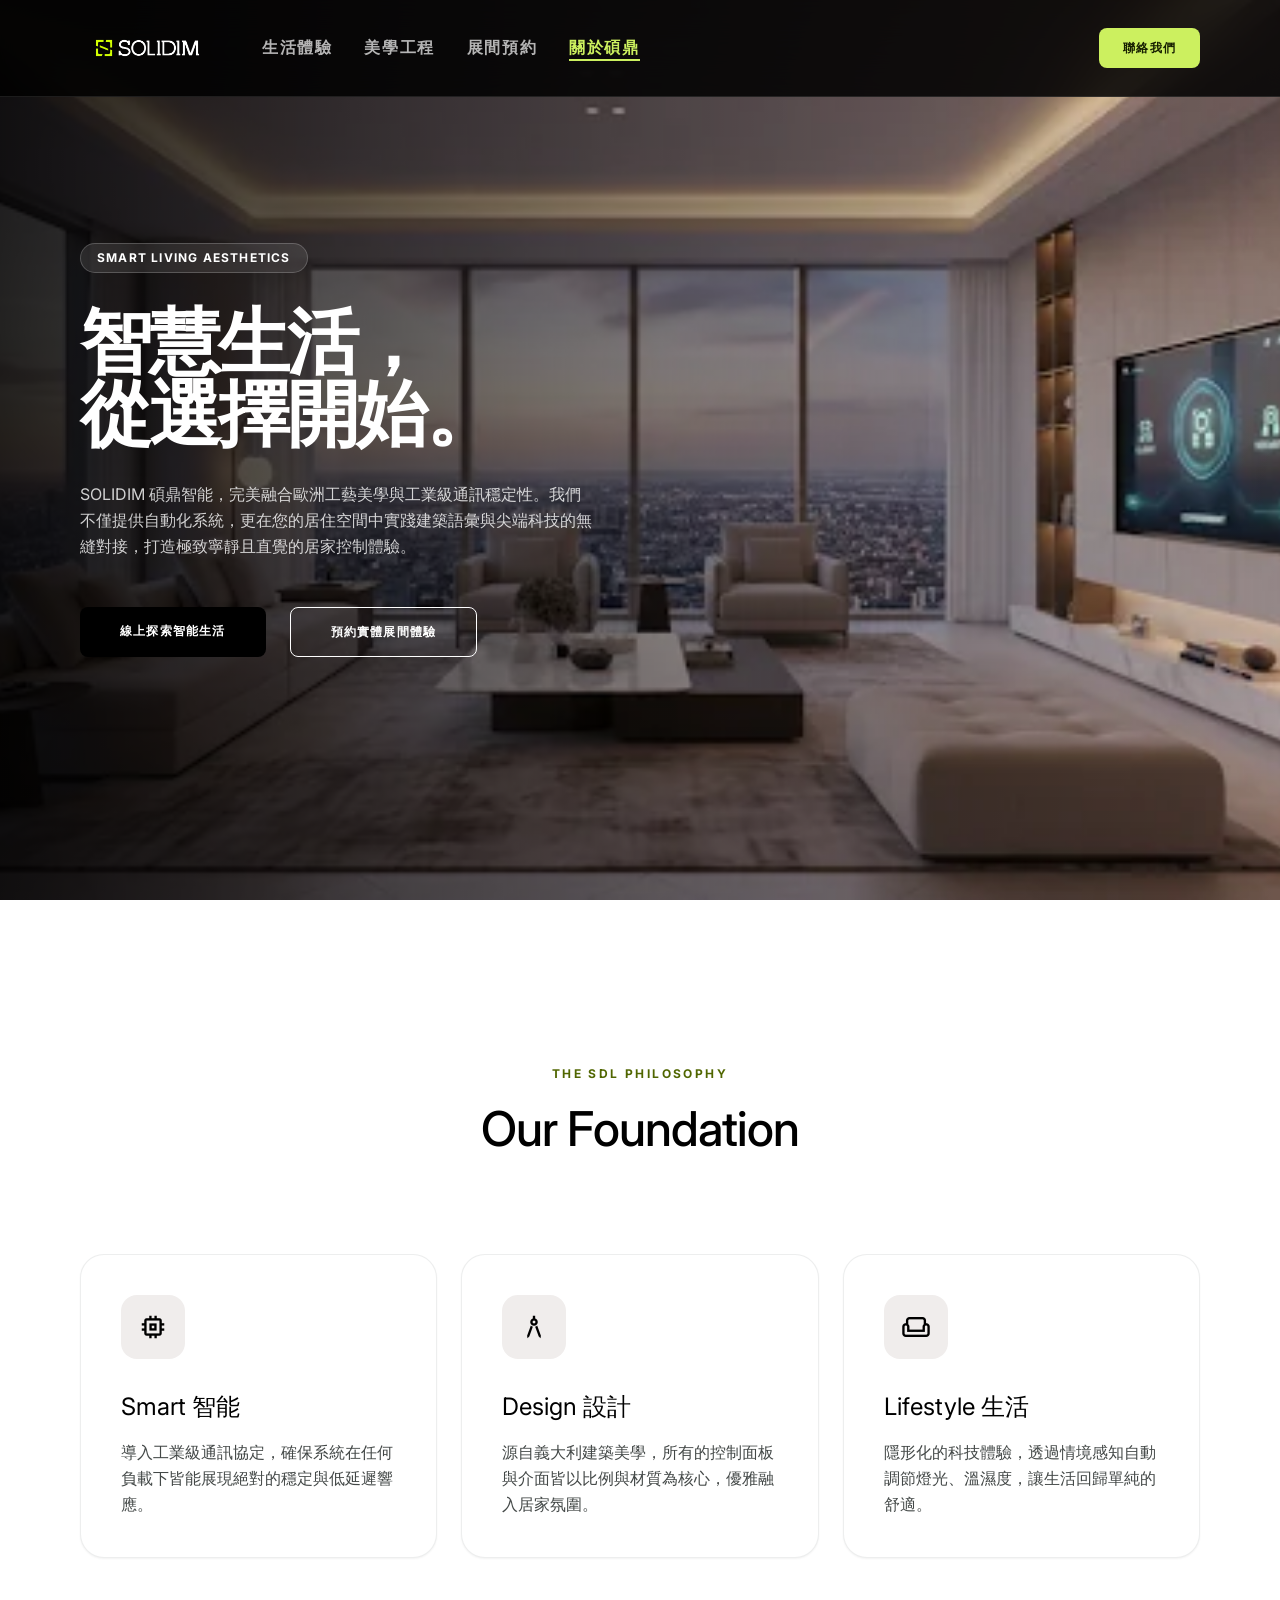
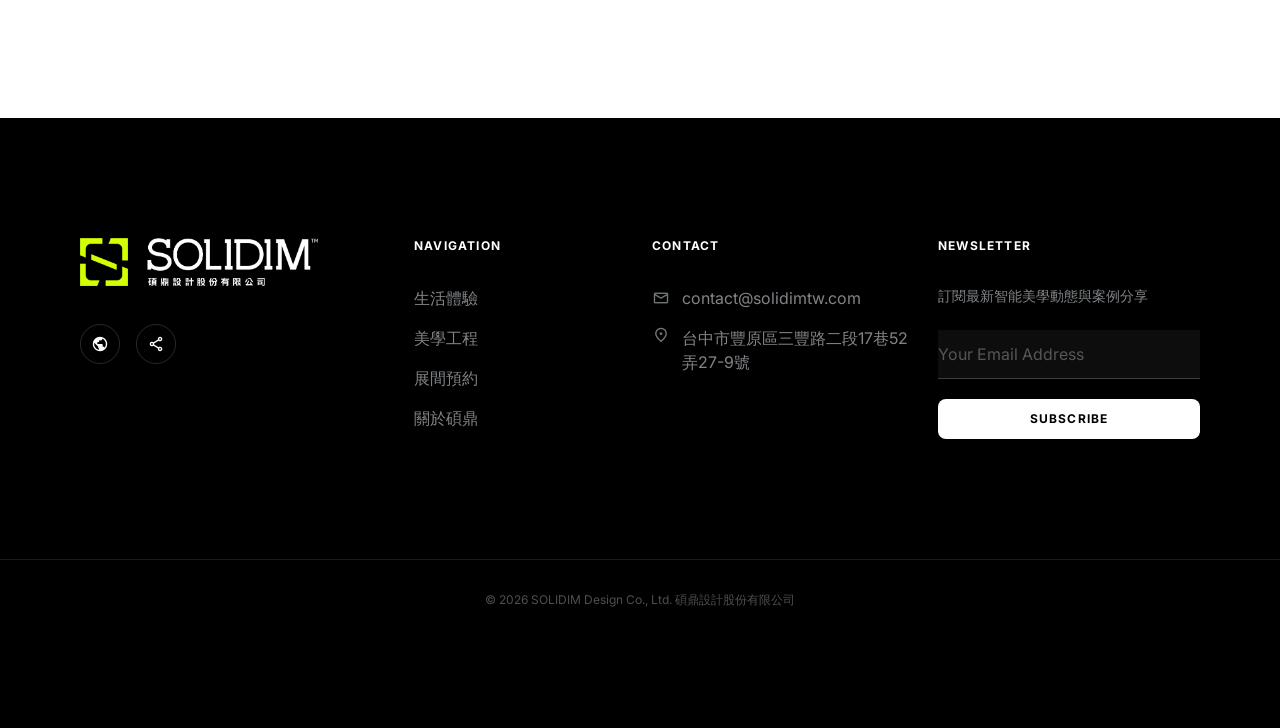
<file: index.html>
<!DOCTYPE html>

<html class="light" lang="zh-TW">

<head>
    <!-- Resource Hints & Preconnect for Fast Font Loading -->
    <link rel="preconnect" href="https://fonts.googleapis.com" />
    <link rel="preconnect" href="https://fonts.gstatic.com" crossorigin />
    <!-- Non-blocking Asynchronous Google Fonts Loading -->
    <link rel="preconnect" href="https://fonts.googleapis.com" />
    <link rel="preconnect" href="https://fonts.gstatic.com" crossorigin />
    <link rel="stylesheet" href="https://fonts.googleapis.com/css2?family=Inter:wght@300;400;500;600;700&display=swap" media="print" onload="this.media='all'" />
    <link rel="stylesheet" href="https://fonts.googleapis.com/css2?family=Material+Symbols+Outlined:wght,FILL@100..700,0..1&display=swap" media="print" onload="this.media='all'" />
    <noscript>
        <link rel="stylesheet" href="https://fonts.googleapis.com/css2?family=Inter:wght@300;400;500;600;700&display=swap" />
        <link rel="stylesheet" href="https://fonts.googleapis.com/css2?family=Material+Symbols+Outlined:wght,FILL@100..700,0..1&display=swap" />
    </noscript>
    <!-- Preload Critical LCP Hero Image -->
    <link rel="preload" as="image" href="assets/hero_index_bg_mobile.webp" media="(max-width: 767px)" fetchpriority="high" />
    <link rel="preload" as="image" href="assets/hero_index_bg.webp" media="(min-width: 768px)" fetchpriority="high" />
    <!-- Compiled Static Production Tailwind CSS -->
    <!-- Production Critical Minified Tailwind CSS (Inlined for Zero-Latency FCP) -->
    <style>
*,:after,:before{--tw-border-spacing-x:0;--tw-border-spacing-y:0;--tw-translate-x:0;--tw-translate-y:0;--tw-rotate:0;--tw-skew-x:0;--tw-skew-y:0;--tw-scale-x:1;--tw-scale-y:1;--tw-pan-x: ;--tw-pan-y: ;--tw-pinch-zoom: ;--tw-scroll-snap-strictness:proximity;--tw-gradient-from-position: ;--tw-gradient-via-position: ;--tw-gradient-to-position: ;--tw-ordinal: ;--tw-slashed-zero: ;--tw-numeric-figure: ;--tw-numeric-spacing: ;--tw-numeric-fraction: ;--tw-ring-inset: ;--tw-ring-offset-width:0px;--tw-ring-offset-color:#fff;--tw-ring-color:rgba(59,130,246,.5);--tw-ring-offset-shadow:0 0 #0000;--tw-ring-shadow:0 0 #0000;--tw-shadow:0 0 #0000;--tw-shadow-colored:0 0 #0000;--tw-blur: ;--tw-brightness: ;--tw-contrast: ;--tw-grayscale: ;--tw-hue-rotate: ;--tw-invert: ;--tw-saturate: ;--tw-sepia: ;--tw-drop-shadow: ;--tw-backdrop-blur: ;--tw-backdrop-brightness: ;--tw-backdrop-contrast: ;--tw-backdrop-grayscale: ;--tw-backdrop-hue-rotate: ;--tw-backdrop-invert: ;--tw-backdrop-opacity: ;--tw-backdrop-saturate: ;--tw-backdrop-sepia: ;--tw-contain-size: ;--tw-contain-layout: ;--tw-contain-paint: ;--tw-contain-style: }::backdrop{--tw-border-spacing-x:0;--tw-border-spacing-y:0;--tw-translate-x:0;--tw-translate-y:0;--tw-rotate:0;--tw-skew-x:0;--tw-skew-y:0;--tw-scale-x:1;--tw-scale-y:1;--tw-pan-x: ;--tw-pan-y: ;--tw-pinch-zoom: ;--tw-scroll-snap-strictness:proximity;--tw-gradient-from-position: ;--tw-gradient-via-position: ;--tw-gradient-to-position: ;--tw-ordinal: ;--tw-slashed-zero: ;--tw-numeric-figure: ;--tw-numeric-spacing: ;--tw-numeric-fraction: ;--tw-ring-inset: ;--tw-ring-offset-width:0px;--tw-ring-offset-color:#fff;--tw-ring-color:rgba(59,130,246,.5);--tw-ring-offset-shadow:0 0 #0000;--tw-ring-shadow:0 0 #0000;--tw-shadow:0 0 #0000;--tw-shadow-colored:0 0 #0000;--tw-blur: ;--tw-brightness: ;--tw-contrast: ;--tw-grayscale: ;--tw-hue-rotate: ;--tw-invert: ;--tw-saturate: ;--tw-sepia: ;--tw-drop-shadow: ;--tw-backdrop-blur: ;--tw-backdrop-brightness: ;--tw-backdrop-contrast: ;--tw-backdrop-grayscale: ;--tw-backdrop-hue-rotate: ;--tw-backdrop-invert: ;--tw-backdrop-opacity: ;--tw-backdrop-saturate: ;--tw-backdrop-sepia: ;--tw-contain-size: ;--tw-contain-layout: ;--tw-contain-paint: ;--tw-contain-style: }/*! tailwindcss v3.4.17 | MIT License | https://tailwindcss.com*/*,:after,:before{border:0 solid #e5e7eb;box-sizing:border-box}:after,:before{--tw-content:""}:host,html{line-height:1.5;-webkit-text-size-adjust:100%;font-family:ui-sans-serif,system-ui,sans-serif,Apple Color Emoji,Segoe UI Emoji,Segoe UI Symbol,Noto Color Emoji;font-feature-settings:normal;font-variation-settings:normal;-moz-tab-size:4;-o-tab-size:4;tab-size:4;-webkit-tap-highlight-color:transparent}body{line-height:inherit;margin:0}hr{border-top-width:1px;color:inherit;height:0}abbr:where([title]){-webkit-text-decoration:underline dotted;text-decoration:underline dotted}h1,h2,h3,h4,h5,h6{font-size:inherit;font-weight:inherit}a{color:inherit;text-decoration:inherit}b,strong{font-weight:bolder}code,kbd,pre,samp{font-family:ui-monospace,SFMono-Regular,Menlo,Monaco,Consolas,Liberation Mono,Courier New,monospace;font-feature-settings:normal;font-size:1em;font-variation-settings:normal}small{font-size:80%}sub,sup{font-size:75%;line-height:0;position:relative;vertical-align:baseline}sub{bottom:-.25em}sup{top:-.5em}table{border-collapse:collapse;border-color:inherit;text-indent:0}button,input,optgroup,select,textarea{color:inherit;font-family:inherit;font-feature-settings:inherit;font-size:100%;font-variation-settings:inherit;font-weight:inherit;letter-spacing:inherit;line-height:inherit;margin:0;padding:0}button,select{text-transform:none}button,input:where([type=button]),input:where([type=reset]),input:where([type=submit]){-webkit-appearance:button;background-color:transparent;background-image:none}:-moz-focusring{outline:auto}:-moz-ui-invalid{box-shadow:none}progress{vertical-align:baseline}::-webkit-inner-spin-button,::-webkit-outer-spin-button{height:auto}[type=search]{-webkit-appearance:textfield;outline-offset:-2px}::-webkit-search-decoration{-webkit-appearance:none}::-webkit-file-upload-button{-webkit-appearance:button;font:inherit}summary{display:list-item}blockquote,dd,dl,figure,h1,h2,h3,h4,h5,h6,hr,p,pre{margin:0}fieldset{margin:0}fieldset,legend{padding:0}menu,ol,ul{list-style:none;margin:0;padding:0}dialog{padding:0}textarea{resize:vertical}input::-moz-placeholder,textarea::-moz-placeholder{color:#9ca3af;opacity:1}input::placeholder,textarea::placeholder{color:#9ca3af;opacity:1}[role=button],button{cursor:pointer}:disabled{cursor:default}audio,canvas,embed,iframe,img,object,svg,video{display:block;vertical-align:middle}img,video{height:auto;max-width:100%}[hidden]:where(:not([hidden=until-found])){display:none}.pointer-events-none{pointer-events:none}.fixed{position:fixed}.absolute{position:absolute}.relative{position:relative}.inset-0{inset:0}.bottom-10{bottom:2.5rem}.left-0{left:0}.left-1\/2{left:50%}.right-0{right:0}.top-0{top:0}.z-0{z-index:0}.z-10{z-index:10}.z-20{z-index:20}.z-50{z-index:50}.col-span-12{grid-column:span 12/span 12}.mx-auto{margin-left:auto;margin-right:auto}.mb-1{margin-bottom:.25rem}.mb-12{margin-bottom:3rem}.mb-16{margin-bottom:4rem}.mb-2{margin-bottom:.5rem}.mb-20{margin-bottom:5rem}.mb-24{margin-bottom:6rem}.mb-4{margin-bottom:1rem}.mb-6{margin-bottom:1.5rem}.mb-8{margin-bottom:2rem}.mt-0\.5{margin-top:.125rem}.mt-2{margin-top:.5rem}.mt-4{margin-top:1rem}.mt-8{margin-top:2rem}.mt-section-v-space-md{margin-top:120px}.block{display:block}.inline-block{display:inline-block}.flex{display:flex}.inline-flex{display:inline-flex}.grid{display:grid}.hidden{display:none}.aspect-\[4\/5\]{aspect-ratio:4/5}.h-10{height:2.5rem}.h-16{height:4rem}.h-2{height:.5rem}.h-8{height:2rem}.h-80{height:20rem}.h-\[400px\]{height:400px}.h-\[460px\]{height:460px}.h-\[480px\]{height:480px}.h-full{height:100%}.h-screen{height:100vh}.min-h-\[800px\]{min-height:800px}.min-h-screen{min-height:100vh}.w-10{width:2.5rem}.w-16{width:4rem}.w-2{width:.5rem}.w-\[85\%\]{width:85%}.w-auto{width:auto}.w-full{width:100%}.max-w-2xl{max-width:42rem}.max-w-3xl{max-width:48rem}.max-w-4xl{max-width:56rem}.max-w-lg{max-width:32rem}.max-w-max-width{max-width:1440px}.max-w-sm{max-width:24rem}.max-w-xl{max-width:36rem}.flex-shrink-0{flex-shrink:0}.-translate-x-1\/2{--tw-translate-x:-50%}.-translate-x-1\/2,.translate-x-full{transform:translate(var(--tw-translate-x),var(--tw-translate-y)) rotate(var(--tw-rotate)) skewX(var(--tw-skew-x)) skewY(var(--tw-skew-y)) scaleX(var(--tw-scale-x)) scaleY(var(--tw-scale-y))}.translate-x-full{--tw-translate-x:100%}.translate-y-0{--tw-translate-y:0px}.translate-y-0,.translate-y-10{transform:translate(var(--tw-translate-x),var(--tw-translate-y)) rotate(var(--tw-rotate)) skewX(var(--tw-skew-x)) skewY(var(--tw-skew-y)) scaleX(var(--tw-scale-x)) scaleY(var(--tw-scale-y))}.translate-y-10{--tw-translate-y:2.5rem}.transform{transform:translate(var(--tw-translate-x),var(--tw-translate-y)) rotate(var(--tw-rotate)) skewX(var(--tw-skew-x)) skewY(var(--tw-skew-y)) scaleX(var(--tw-scale-x)) scaleY(var(--tw-scale-y))}@keyframes bounce{0%,to{animation-timing-function:cubic-bezier(.8,0,1,1);transform:translateY(-25%)}50%{animation-timing-function:cubic-bezier(0,0,.2,1);transform:none}}.animate-bounce{animation:bounce 1s infinite}@keyframes pulse{50%{opacity:.5}}.animate-pulse{animation:pulse 2s cubic-bezier(.4,0,.6,1) infinite}.grid-cols-1{grid-template-columns:repeat(1,minmax(0,1fr))}.grid-cols-12{grid-template-columns:repeat(12,minmax(0,1fr))}.flex-col{flex-direction:column}.flex-wrap{flex-wrap:wrap}.items-start{align-items:flex-start}.items-center{align-items:center}.justify-center{justify-content:center}.justify-between{justify-content:space-between}.gap-0{gap:0}.gap-12{gap:3rem}.gap-2{gap:.5rem}.gap-3{gap:.75rem}.gap-4{gap:1rem}.gap-6{gap:1.5rem}.gap-8{gap:2rem}.gap-gutter{gap:24px}.space-y-12>:not([hidden])~:not([hidden]){--tw-space-y-reverse:0;margin-bottom:calc(3rem*var(--tw-space-y-reverse));margin-top:calc(3rem*(1 - var(--tw-space-y-reverse)))}.space-y-4>:not([hidden])~:not([hidden]){--tw-space-y-reverse:0;margin-bottom:calc(1rem*var(--tw-space-y-reverse));margin-top:calc(1rem*(1 - var(--tw-space-y-reverse)))}.space-y-5>:not([hidden])~:not([hidden]){--tw-space-y-reverse:0;margin-bottom:calc(1.25rem*var(--tw-space-y-reverse));margin-top:calc(1.25rem*(1 - var(--tw-space-y-reverse)))}.space-y-6>:not([hidden])~:not([hidden]){--tw-space-y-reverse:0;margin-bottom:calc(1.5rem*var(--tw-space-y-reverse));margin-top:calc(1.5rem*(1 - var(--tw-space-y-reverse)))}.space-y-8>:not([hidden])~:not([hidden]){--tw-space-y-reverse:0;margin-bottom:calc(2rem*var(--tw-space-y-reverse));margin-top:calc(2rem*(1 - var(--tw-space-y-reverse)))}.overflow-hidden{overflow:hidden}.overflow-x-auto{overflow-x:auto}.overflow-x-hidden{overflow-x:hidden}.whitespace-nowrap{white-space:nowrap}.rounded-2xl{border-radius:1rem}.rounded-3xl{border-radius:1.5rem}.rounded-full{border-radius:9999px}.rounded-lg{border-radius:.5rem}.rounded-xl{border-radius:.75rem}.border{border-width:1px}.border-0{border-width:0}.border-b{border-bottom-width:1px}.border-b-2{border-bottom-width:2px}.border-l{border-left-width:1px}.border-l-2{border-left-width:2px}.border-r{border-right-width:1px}.border-t{border-top-width:1px}.border-outline-variant\/20{border-color:hsla(165,3%,77%,.2)}.border-outline-variant\/30{border-color:hsla(165,3%,77%,.3)}.border-primary{--tw-border-opacity:1;border-color:rgb(0 0 0/var(--tw-border-opacity,1))}.border-primary\/10{border-color:rgba(0,0,0,.1)}.border-primary\/20{border-color:rgba(0,0,0,.2)}.border-secondary-fixed{--tw-border-opacity:1;border-color:rgb(204 240 95/var(--tw-border-opacity,1))}.border-secondary-fixed\/40{border-color:rgba(204,240,95,.4)}.border-white{--tw-border-opacity:1;border-color:rgb(255 255 255/var(--tw-border-opacity,1))}.border-white\/10{border-color:hsla(0,0%,100%,.1)}.border-white\/15{border-color:hsla(0,0%,100%,.15)}.border-white\/20{border-color:hsla(0,0%,100%,.2)}.border-white\/30{border-color:hsla(0,0%,100%,.3)}.bg-\[\#0a0c0e\]{--tw-bg-opacity:1;background-color:rgb(10 12 14/var(--tw-bg-opacity,1))}.bg-background{--tw-bg-opacity:1;background-color:rgb(252 249 248/var(--tw-bg-opacity,1))}.bg-black\/20{background-color:rgba(0,0,0,.2)}.bg-black\/30{background-color:rgba(0,0,0,.3)}.bg-black\/40{background-color:rgba(0,0,0,.4)}.bg-black\/80{background-color:rgba(0,0,0,.8)}.bg-primary{--tw-bg-opacity:1;background-color:rgb(0 0 0/var(--tw-bg-opacity,1))}.bg-secondary-fixed{--tw-bg-opacity:1;background-color:rgb(204 240 95/var(--tw-bg-opacity,1))}.bg-secondary-fixed\/20{background-color:rgba(204,240,95,.2)}.bg-surface-container{--tw-bg-opacity:1;background-color:rgb(240 237 236/var(--tw-bg-opacity,1))}.bg-surface-container-low{--tw-bg-opacity:1;background-color:rgb(246 243 242/var(--tw-bg-opacity,1))}.bg-tertiary{--tw-bg-opacity:1;background-color:rgb(0 0 0/var(--tw-bg-opacity,1))}.bg-transparent{background-color:transparent}.bg-white{--tw-bg-opacity:1;background-color:rgb(255 255 255/var(--tw-bg-opacity,1))}.bg-white\/10{background-color:hsla(0,0%,100%,.1)}.bg-white\/20{background-color:hsla(0,0%,100%,.2)}.bg-white\/5{background-color:hsla(0,0%,100%,.05)}.bg-\[radial-gradient\(circle_at_50\%_50\%\2c _\#ccf05f_0\%\2c _transparent_70\%\)\]{background-image:radial-gradient(circle at 50% 50%,#ccf05f 0,transparent 70%)}.bg-gradient-to-r{background-image:linear-gradient(to right,var(--tw-gradient-stops))}.bg-gradient-to-t{background-image:linear-gradient(to top,var(--tw-gradient-stops))}.from-black\/80{--tw-gradient-from:rgba(0,0,0,.8) var(--tw-gradient-from-position);--tw-gradient-to:transparent var(--tw-gradient-to-position);--tw-gradient-stops:var(--tw-gradient-from),var(--tw-gradient-to)}.from-black\/95{--tw-gradient-from:rgba(0,0,0,.95) var(--tw-gradient-from-position);--tw-gradient-to:transparent var(--tw-gradient-to-position);--tw-gradient-stops:var(--tw-gradient-from),var(--tw-gradient-to)}.via-black\/40{--tw-gradient-to:transparent var(--tw-gradient-to-position);--tw-gradient-stops:var(--tw-gradient-from),rgba(0,0,0,.4) var(--tw-gradient-via-position),var(--tw-gradient-to)}.via-black\/70{--tw-gradient-to:transparent var(--tw-gradient-to-position);--tw-gradient-stops:var(--tw-gradient-from),rgba(0,0,0,.7) var(--tw-gradient-via-position),var(--tw-gradient-to)}.to-black\/30{--tw-gradient-to:rgba(0,0,0,.3) var(--tw-gradient-to-position)}.to-transparent{--tw-gradient-to:transparent var(--tw-gradient-to-position)}.object-contain{-o-object-fit:contain;object-fit:contain}.object-cover{-o-object-fit:cover;object-fit:cover}.p-10{padding:2.5rem}.p-12{padding:3rem}.p-2{padding:.5rem}.p-6{padding:1.5rem}.p-8{padding:2rem}.px-10{padding-left:2.5rem;padding-right:2.5rem}.px-12{padding-left:3rem;padding-right:3rem}.px-16{padding-left:4rem;padding-right:4rem}.px-3{padding-left:.75rem;padding-right:.75rem}.px-3\.5{padding-left:.875rem;padding-right:.875rem}.px-4{padding-left:1rem;padding-right:1rem}.px-6{padding-left:1.5rem;padding-right:1.5rem}.px-8{padding-left:2rem;padding-right:2rem}.px-margin-desktop{padding-left:80px;padding-right:80px}.px-margin-mobile{padding-left:24px;padding-right:24px}.py-1{padding-bottom:.25rem;padding-top:.25rem}.py-1\.5{padding-bottom:.375rem;padding-top:.375rem}.py-12{padding-bottom:3rem;padding-top:3rem}.py-2{padding-bottom:.5rem;padding-top:.5rem}.py-3{padding-bottom:.75rem;padding-top:.75rem}.py-4{padding-bottom:1rem;padding-top:1rem}.py-5{padding-bottom:1.25rem;padding-top:1.25rem}.py-6{padding-bottom:1.5rem;padding-top:1.5rem}.py-8{padding-bottom:2rem;padding-top:2rem}.py-section-v-space-lg{padding-bottom:160px;padding-top:160px}.py-section-v-space-md{padding-bottom:120px;padding-top:120px}.pb-6{padding-bottom:1.5rem}.pl-4{padding-left:1rem}.pt-24{padding-top:6rem}.pt-4{padding-top:1rem}.pt-6{padding-top:1.5rem}.pt-8{padding-top:2rem}.text-center{text-align:center}.font-body-md,.font-display-xl,.font-display-xl-mobile,.font-headline-lg,.font-headline-lg-mobile,.font-label-caps{font-family:Inter}.font-mono{font-family:ui-monospace,SFMono-Regular,Menlo,Monaco,Consolas,Liberation Mono,Courier New,monospace}.text-2xl{font-size:1.5rem;line-height:2rem}.text-3xl{font-size:1.875rem;line-height:2.25rem}.text-4xl{font-size:2.25rem;line-height:2.5rem}.text-\[10px\]{font-size:10px}.text-\[16px\]{font-size:16px}.text-\[18px\]{font-size:18px}.text-\[19px\]{font-size:19px}.text-base{font-size:1rem;line-height:1.5rem}.text-body-md{font-size:16px;font-weight:400;letter-spacing:0;line-height:1.6}.text-display-xl{font-size:72px}.text-display-xl,.text-display-xl-mobile{font-weight:600;letter-spacing:-.04em;line-height:1.1}.text-display-xl-mobile{font-size:48px}.text-headline-lg{font-size:48px}.text-headline-lg,.text-headline-lg-mobile{font-weight:500;letter-spacing:-.02em;line-height:1.2}.text-headline-lg-mobile{font-size:32px}.text-label-caps{font-size:12px;font-weight:700;letter-spacing:.1em;line-height:16px}.text-lg{font-size:1.125rem;line-height:1.75rem}.text-sm{font-size:.875rem;line-height:1.25rem}.text-xl{font-size:1.25rem;line-height:1.75rem}.text-xs{font-size:.75rem;line-height:1rem}.font-bold{font-weight:700}.font-light{font-weight:300}.font-medium{font-weight:500}.font-semibold{font-weight:600}.uppercase{text-transform:uppercase}.leading-none{line-height:1}.leading-relaxed{line-height:1.625}.leading-tight{line-height:1.25}.tracking-\[0\.2em\]{letter-spacing:.2em}.tracking-\[0\.3em\]{letter-spacing:.3em}.tracking-tight{letter-spacing:-.025em}.tracking-tighter{letter-spacing:-.05em}.tracking-wide{letter-spacing:.025em}.tracking-wider{letter-spacing:.05em}.tracking-widest{letter-spacing:.1em}.text-black{--tw-text-opacity:1;color:rgb(0 0 0/var(--tw-text-opacity,1))}.text-on-background{--tw-text-opacity:1;color:rgb(28 27 27/var(--tw-text-opacity,1))}.text-on-primary{--tw-text-opacity:1;color:rgb(255 255 255/var(--tw-text-opacity,1))}.text-on-secondary-fixed{--tw-text-opacity:1;color:rgb(22 30 0/var(--tw-text-opacity,1))}.text-on-surface{--tw-text-opacity:1;color:rgb(28 27 27/var(--tw-text-opacity,1))}.text-on-surface-variant{--tw-text-opacity:1;color:rgb(67 72 71/var(--tw-text-opacity,1))}.text-on-tertiary{--tw-text-opacity:1;color:rgb(255 255 255/var(--tw-text-opacity,1))}.text-on-tertiary-container{--tw-text-opacity:1;color:rgb(129 132 135/var(--tw-text-opacity,1))}.text-outline{--tw-text-opacity:1;color:rgb(115 120 119/var(--tw-text-opacity,1))}.text-primary{--tw-text-opacity:1;color:rgb(0 0 0/var(--tw-text-opacity,1))}.text-secondary{--tw-text-opacity:1;color:rgb(80 102 0/var(--tw-text-opacity,1))}.text-secondary-fixed{--tw-text-opacity:1;color:rgb(204 240 95/var(--tw-text-opacity,1))}.text-secondary-fixed-dim{--tw-text-opacity:1;color:rgb(177 212 70/var(--tw-text-opacity,1))}.text-white{--tw-text-opacity:1;color:rgb(255 255 255/var(--tw-text-opacity,1))}.text-white\/40{color:hsla(0,0%,100%,.4)}.text-white\/60{color:hsla(0,0%,100%,.6)}.text-white\/70{color:hsla(0,0%,100%,.7)}.text-white\/80{color:hsla(0,0%,100%,.8)}.text-white\/85{color:hsla(0,0%,100%,.85)}.text-white\/90{color:hsla(0,0%,100%,.9)}.opacity-0{opacity:0}.opacity-10{opacity:.1}.opacity-100{opacity:1}.opacity-5{opacity:.05}.opacity-50{opacity:.5}.opacity-60{opacity:.6}.opacity-90{opacity:.9}.shadow-2xl{--tw-shadow:0 25px 50px -12px rgba(0,0,0,.25);--tw-shadow-colored:0 25px 50px -12px var(--tw-shadow-color)}.shadow-2xl,.shadow-lg{box-shadow:var(--tw-ring-offset-shadow,0 0 #0000),var(--tw-ring-shadow,0 0 #0000),var(--tw-shadow)}.shadow-lg{--tw-shadow:0 10px 15px -3px rgba(0,0,0,.1),0 4px 6px -4px rgba(0,0,0,.1);--tw-shadow-colored:0 10px 15px -3px var(--tw-shadow-color),0 4px 6px -4px var(--tw-shadow-color)}.shadow-md{--tw-shadow:0 4px 6px -1px rgba(0,0,0,.1),0 2px 4px -2px rgba(0,0,0,.1);--tw-shadow-colored:0 4px 6px -1px var(--tw-shadow-color),0 2px 4px -2px var(--tw-shadow-color)}.shadow-md,.shadow-sm{box-shadow:var(--tw-ring-offset-shadow,0 0 #0000),var(--tw-ring-shadow,0 0 #0000),var(--tw-shadow)}.shadow-sm{--tw-shadow:0 1px 2px 0 rgba(0,0,0,.05);--tw-shadow-colored:0 1px 2px 0 var(--tw-shadow-color)}.shadow-xl{--tw-shadow:0 20px 25px -5px rgba(0,0,0,.1),0 8px 10px -6px rgba(0,0,0,.1);--tw-shadow-colored:0 20px 25px -5px var(--tw-shadow-color),0 8px 10px -6px var(--tw-shadow-color);box-shadow:var(--tw-ring-offset-shadow,0 0 #0000),var(--tw-ring-shadow,0 0 #0000),var(--tw-shadow)}.outline{outline-style:solid}.blur{--tw-blur:blur(8px)}.blur,.drop-shadow-lg{filter:var(--tw-blur) var(--tw-brightness) var(--tw-contrast) var(--tw-grayscale) var(--tw-hue-rotate) var(--tw-invert) var(--tw-saturate) var(--tw-sepia) var(--tw-drop-shadow)}.drop-shadow-lg{--tw-drop-shadow:drop-shadow(0 10px 8px rgba(0,0,0,.04)) drop-shadow(0 4px 3px rgba(0,0,0,.1))}.filter{filter:var(--tw-blur) var(--tw-brightness) var(--tw-contrast) var(--tw-grayscale) var(--tw-hue-rotate) var(--tw-invert) var(--tw-saturate) var(--tw-sepia) var(--tw-drop-shadow)}.backdrop-blur-\[2px\]{--tw-backdrop-blur:blur(2px)}.backdrop-blur-\[2px\],.backdrop-blur-md{-webkit-backdrop-filter:var(--tw-backdrop-blur) var(--tw-backdrop-brightness) var(--tw-backdrop-contrast) var(--tw-backdrop-grayscale) var(--tw-backdrop-hue-rotate) var(--tw-backdrop-invert) var(--tw-backdrop-opacity) var(--tw-backdrop-saturate) var(--tw-backdrop-sepia);backdrop-filter:var(--tw-backdrop-blur) var(--tw-backdrop-brightness) var(--tw-backdrop-contrast) var(--tw-backdrop-grayscale) var(--tw-backdrop-hue-rotate) var(--tw-backdrop-invert) var(--tw-backdrop-opacity) var(--tw-backdrop-saturate) var(--tw-backdrop-sepia)}.backdrop-blur-md{--tw-backdrop-blur:blur(12px)}.backdrop-filter{-webkit-backdrop-filter:var(--tw-backdrop-blur) var(--tw-backdrop-brightness) var(--tw-backdrop-contrast) var(--tw-backdrop-grayscale) var(--tw-backdrop-hue-rotate) var(--tw-backdrop-invert) var(--tw-backdrop-opacity) var(--tw-backdrop-saturate) var(--tw-backdrop-sepia);backdrop-filter:var(--tw-backdrop-blur) var(--tw-backdrop-brightness) var(--tw-backdrop-contrast) var(--tw-backdrop-grayscale) var(--tw-backdrop-hue-rotate) var(--tw-backdrop-invert) var(--tw-backdrop-opacity) var(--tw-backdrop-saturate) var(--tw-backdrop-sepia)}.transition{transition-duration:.15s;transition-property:color,background-color,border-color,text-decoration-color,fill,stroke,opacity,box-shadow,transform,filter,-webkit-backdrop-filter;transition-property:color,background-color,border-color,text-decoration-color,fill,stroke,opacity,box-shadow,transform,filter,backdrop-filter;transition-property:color,background-color,border-color,text-decoration-color,fill,stroke,opacity,box-shadow,transform,filter,backdrop-filter,-webkit-backdrop-filter;transition-timing-function:cubic-bezier(.4,0,.2,1)}.transition-all{transition-duration:.15s;transition-property:all;transition-timing-function:cubic-bezier(.4,0,.2,1)}.transition-colors{transition-duration:.15s;transition-property:color,background-color,border-color,text-decoration-color,fill,stroke;transition-timing-function:cubic-bezier(.4,0,.2,1)}.transition-opacity{transition-duration:.15s;transition-property:opacity;transition-timing-function:cubic-bezier(.4,0,.2,1)}.transition-transform{transition-duration:.15s;transition-property:transform;transition-timing-function:cubic-bezier(.4,0,.2,1)}.duration-1000{transition-duration:1s}.duration-300{transition-duration:.3s}.duration-500{transition-duration:.5s}.duration-700{transition-duration:.7s}.ease-out{transition-timing-function:cubic-bezier(0,0,.2,1)}.selection\:bg-secondary-fixed ::-moz-selection{--tw-bg-opacity:1;background-color:rgb(204 240 95/var(--tw-bg-opacity,1))}.selection\:bg-secondary-fixed ::selection{--tw-bg-opacity:1;background-color:rgb(204 240 95/var(--tw-bg-opacity,1))}.selection\:text-on-secondary-fixed ::-moz-selection{--tw-text-opacity:1;color:rgb(22 30 0/var(--tw-text-opacity,1))}.selection\:text-on-secondary-fixed ::selection{--tw-text-opacity:1;color:rgb(22 30 0/var(--tw-text-opacity,1))}.selection\:bg-secondary-fixed::-moz-selection{--tw-bg-opacity:1;background-color:rgb(204 240 95/var(--tw-bg-opacity,1))}.selection\:bg-secondary-fixed::selection{--tw-bg-opacity:1;background-color:rgb(204 240 95/var(--tw-bg-opacity,1))}.selection\:text-on-secondary-fixed::-moz-selection{--tw-text-opacity:1;color:rgb(22 30 0/var(--tw-text-opacity,1))}.selection\:text-on-secondary-fixed::selection{--tw-text-opacity:1;color:rgb(22 30 0/var(--tw-text-opacity,1))}.placeholder\:text-white\/30::-moz-placeholder{color:hsla(0,0%,100%,.3)}.placeholder\:text-white\/30::placeholder{color:hsla(0,0%,100%,.3)}.hover\:-translate-y-2:hover{--tw-translate-y:-0.5rem}.hover\:-translate-y-2:hover,.hover\:scale-105:hover{transform:translate(var(--tw-translate-x),var(--tw-translate-y)) rotate(var(--tw-rotate)) skewX(var(--tw-skew-x)) skewY(var(--tw-skew-y)) scaleX(var(--tw-scale-x)) scaleY(var(--tw-scale-y))}.hover\:scale-105:hover{--tw-scale-x:1.05;--tw-scale-y:1.05}.hover\:border-secondary-fixed:hover{--tw-border-opacity:1;border-color:rgb(204 240 95/var(--tw-border-opacity,1))}.hover\:border-secondary-fixed-dim:hover{--tw-border-opacity:1;border-color:rgb(177 212 70/var(--tw-border-opacity,1))}.hover\:bg-primary:hover{--tw-bg-opacity:1;background-color:rgb(0 0 0/var(--tw-bg-opacity,1))}.hover\:bg-secondary-container:hover,.hover\:bg-secondary-fixed:hover{--tw-bg-opacity:1;background-color:rgb(204 240 95/var(--tw-bg-opacity,1))}.hover\:bg-surface-container-low:hover{--tw-bg-opacity:1;background-color:rgb(246 243 242/var(--tw-bg-opacity,1))}.hover\:bg-white:hover{--tw-bg-opacity:1;background-color:rgb(255 255 255/var(--tw-bg-opacity,1))}.hover\:bg-white\/10:hover{background-color:hsla(0,0%,100%,.1)}.hover\:text-on-secondary-container:hover{--tw-text-opacity:1;color:rgb(86 109 0/var(--tw-text-opacity,1))}.hover\:text-on-secondary-fixed:hover{--tw-text-opacity:1;color:rgb(22 30 0/var(--tw-text-opacity,1))}.hover\:text-primary:hover{--tw-text-opacity:1;color:rgb(0 0 0/var(--tw-text-opacity,1))}.hover\:text-secondary-fixed:hover{--tw-text-opacity:1;color:rgb(204 240 95/var(--tw-text-opacity,1))}.hover\:text-white:hover{--tw-text-opacity:1;color:rgb(255 255 255/var(--tw-text-opacity,1))}.hover\:shadow-xl:hover{--tw-shadow:0 20px 25px -5px rgba(0,0,0,.1),0 8px 10px -6px rgba(0,0,0,.1);--tw-shadow-colored:0 20px 25px -5px var(--tw-shadow-color),0 8px 10px -6px var(--tw-shadow-color);box-shadow:var(--tw-ring-offset-shadow,0 0 #0000),var(--tw-ring-shadow,0 0 #0000),var(--tw-shadow)}.focus\:border-secondary:focus{--tw-border-opacity:1;border-color:rgb(80 102 0/var(--tw-border-opacity,1))}.focus\:outline-none:focus{outline:2px solid transparent;outline-offset:2px}.focus\:ring-0:focus{--tw-ring-offset-shadow:var(--tw-ring-inset) 0 0 0 var(--tw-ring-offset-width) var(--tw-ring-offset-color);--tw-ring-shadow:var(--tw-ring-inset) 0 0 0 calc(var(--tw-ring-offset-width)) var(--tw-ring-color);box-shadow:var(--tw-ring-offset-shadow),var(--tw-ring-shadow),var(--tw-shadow,0 0 #0000)}.active\:scale-95:active{--tw-scale-x:.95;--tw-scale-y:.95}.active\:scale-95:active,.group:hover .group-hover\:rotate-12{transform:translate(var(--tw-translate-x),var(--tw-translate-y)) rotate(var(--tw-rotate)) skewX(var(--tw-skew-x)) skewY(var(--tw-skew-y)) scaleX(var(--tw-scale-x)) scaleY(var(--tw-scale-y))}.group:hover .group-hover\:rotate-12{--tw-rotate:12deg}.group:hover .group-hover\:scale-105{--tw-scale-x:1.05;--tw-scale-y:1.05}.group:hover .group-hover\:scale-105,.group:hover .group-hover\:scale-110{transform:translate(var(--tw-translate-x),var(--tw-translate-y)) rotate(var(--tw-rotate)) skewX(var(--tw-skew-x)) skewY(var(--tw-skew-y)) scaleX(var(--tw-scale-x)) scaleY(var(--tw-scale-y))}.group:hover .group-hover\:scale-110{--tw-scale-x:1.1;--tw-scale-y:1.1}.group:hover .group-hover\:bg-secondary-fixed{--tw-bg-opacity:1;background-color:rgb(204 240 95/var(--tw-bg-opacity,1))}.group:hover .group-hover\:text-secondary-fixed-dim{--tw-text-opacity:1;color:rgb(177 212 70/var(--tw-text-opacity,1))}.group:hover .group-hover\:opacity-100{opacity:1}@media (min-width:640px){.sm\:flex-row{flex-direction:row}}@media (min-width:768px){.md\:col-span-6{grid-column:span 6/span 6}.md\:inline-block{display:inline-block}.md\:flex{display:flex}.md\:hidden{display:none}.md\:h-12{height:3rem}.md\:h-\[480px\]{height:480px}.md\:w-auto{width:auto}.md\:grid-cols-3{grid-template-columns:repeat(3,minmax(0,1fr))}.md\:grid-cols-4{grid-template-columns:repeat(4,minmax(0,1fr))}.md\:gap-12{gap:3rem}.md\:p-12{padding:3rem}.md\:px-0{padding-left:0;padding-right:0}.md\:px-margin-desktop{padding-left:80px;padding-right:80px}.md\:pl-12{padding-left:3rem}.md\:text-left{text-align:left}.md\:font-display-xl,.md\:font-headline-lg{font-family:Inter}.md\:text-2xl{font-size:1.5rem;line-height:2rem}.md\:text-5xl{font-size:3rem;line-height:1}.md\:text-\[18px\]{font-size:18px}.md\:text-base{font-size:1rem;line-height:1.5rem}.md\:text-display-xl{font-size:72px;font-weight:600;letter-spacing:-.04em;line-height:1.1}.md\:text-headline-lg{font-size:48px;font-weight:500;letter-spacing:-.02em;line-height:1.2}.md\:text-lg{font-size:1.125rem;line-height:1.75rem}}@media (min-width:1024px){.lg\:sticky{position:sticky}.lg\:top-28{top:7rem}.lg\:col-span-5{grid-column:span 5/span 5}.lg\:col-span-7{grid-column:span 7/span 7}.lg\:h-12{height:3rem}.lg\:grid-cols-12{grid-template-columns:repeat(12,minmax(0,1fr))}.lg\:gap-10{gap:2.5rem}.lg\:gap-16{gap:4rem}.lg\:gap-6{gap:1.5rem}.lg\:text-6xl{font-size:3.75rem;line-height:1}.lg\:text-base{font-size:1rem;line-height:1.5rem}}@media (min-width:1280px){.xl\:gap-12{gap:3rem}.xl\:gap-8{gap:2rem}}
    </style>
    <!-- Google Tag (gtag.js) - Deferred Loading for Ultra Fast LCP -->
    <script>
      window.dataLayer = window.dataLayer || [];
      function gtag(){dataLayer.push(arguments);}
      gtag('js', new Date());

      function loadGA() {
        if (window.gaLoaded) return;
        window.gaLoaded = true;
        var script = document.createElement('script');
        script.async = true;
        script.src = 'https://www.googletagmanager.com/gtag/js?id=G-XB00GYHWM3';
        document.head.appendChild(script);
        gtag('config', 'G-XB00GYHWM3');
      }
      if (document.readyState === 'complete') {
        setTimeout(loadGA, 2500);
      } else {
        window.addEventListener('load', function() { setTimeout(loadGA, 2500); });
      }
      window.addEventListener('scroll', loadGA, { once: true, passive: true });
      window.addEventListener('touchstart', loadGA, { once: true, passive: true });
    </script>
    <meta charset="utf-8" />
    <meta content="width=device-width, initial-scale=1.0" name="viewport" />
    <title>SOLIDIM | 智慧生活，從選擇開始</title>
    
    
    
    
    
    <style>
        .glass-panel {
            backdrop-filter: blur(24px);
            background: rgba(0, 0, 0, 0.85);
            border-bottom: 1px solid rgba(255, 255, 255, 0.1);
        }

        .hero-gradient {
            background: linear-gradient(90deg, rgba(0, 0, 0, 0.85) 0%, rgba(0, 0, 0, 0.4) 50%, rgba(0, 0, 0, 0) 100%);
        }

        .hover-lift {
            transition: transform 0.3s cubic-bezier(0.4, 0, 0.2, 1), border-color 0.3s ease;
        }

        .hover-lift:hover {
            transform: translateY(-8px);
            border-color: #506600;
        }
    </style>
</head>

<body class="bg-background text-on-surface font-body-md overflow-x-hidden">

    <!-- 1. Glassmorphic Sticky NavBar -->
    <nav class="fixed top-0 w-full z-50 glass-panel border-b border-white/10 transition-all duration-300">
        <div
            class="max-w-max-width mx-auto flex justify-between items-center px-margin-mobile md:px-margin-desktop py-6">
            <div class="flex items-center gap-6 lg:gap-10 xl:gap-12">
                <a href="index.html" class="flex items-center">
                    <img loading="lazy" decoding="async" alt="SOLIDIM" class="h-10 lg:h-12 w-auto object-contain flex-shrink-0" src="assets/logo_white.webp"
                        style="aspect-ratio: 1024/367;" width="1024" height="367" />
                </a>
                <div class="hidden md:flex gap-4 lg:gap-6 xl:gap-8">
                    <a class="font-label-caps text-sm lg:text-base font-bold uppercase tracking-widest text-white/70 hover:text-secondary-fixed transition-colors duration-300"
                        href="experience.html">生活體驗</a>
                    <a class="font-label-caps text-sm lg:text-base font-bold uppercase tracking-widest text-white/70 hover:text-secondary-fixed transition-colors duration-300"
                        href="aesthetic.html">美學工程</a>
                    <a class="font-label-caps text-sm lg:text-base font-bold uppercase tracking-widest text-white/70 hover:text-secondary-fixed transition-colors duration-300"
                        href="contact.html">展間預約</a>
                    <a class="font-label-caps text-sm lg:text-base font-bold uppercase tracking-widest text-secondary-fixed border-b-2 border-secondary-fixed transition-colors duration-300"
                        href="#foundation">關於碩鼎</a>
                </div>
            </div>
            <div class="flex items-center gap-4">
                <a href="https://lin.ee/QswAnln" target="_blank" rel="noopener noreferrer"
                    class="hidden md:inline-block bg-secondary-fixed text-on-secondary-fixed px-6 py-3 rounded-lg font-label-caps text-label-caps uppercase tracking-widest hover:bg-white hover:text-primary transition-all active:scale-95 text-center">
                    聯絡我們
                </a>
                <button id="mobile-menu-toggle" aria-label="Toggle Menu" class="md:hidden text-white hover:text-secondary-fixed focus:outline-none p-2 flex items-center justify-center transition-colors">
                    <span class="material-symbols-outlined text-3xl">menu</span>
                </button>
            </div>
        </div>
    </nav>

    <!-- Mobile Drawer Navigation Menu -->
    <div id="mobile-menu-drawer" class="fixed inset-0 z-50 pointer-events-none opacity-0 transition-opacity duration-300">
        <!-- Backdrop Overlay -->
        <div id="mobile-menu-backdrop" class="absolute inset-0 bg-black/80 backdrop-blur-md"></div>
        
        <!-- Slide-out Drawer Panel -->
        <div id="mobile-menu-panel" class="absolute top-0 right-0 w-[85%] max-w-sm h-full bg-[#0a0c0e] border-l border-white/10 p-8 flex flex-col justify-between transform translate-x-full transition-transform duration-300 ease-out shadow-2xl">
            <div>
                <!-- Drawer Header -->
                <div class="flex items-center justify-between pb-6 border-b border-white/10">
                    <a href="index.html" class="inline-block">
                        <img width="753" height="152" loading="lazy" decoding="async" alt="SOLIDIM" class="h-8 w-auto object-contain" src="assets/logo_footer_green.webp" />
                    </a>
                    <button id="mobile-menu-close" aria-label="Close Menu" class="text-white/70 hover:text-white p-2 rounded-full hover:bg-white/10 transition-colors">
                        <span class="material-symbols-outlined text-2xl">close</span>
                    </button>
                </div>
                
                <!-- Navigation Links List with Icons -->
                <div class="py-8 space-y-6">
                    <a href="experience.html" class="flex items-center gap-4 text-lg font-medium tracking-wider text-white/80 hover:text-secondary-fixed transition-colors py-2 group">
                        <span class="material-symbols-outlined text-secondary-fixed group-hover:scale-110 transition-transform">home_app_logo</span>
                        <span>生活體驗</span>
                    </a>
                    <a href="aesthetic.html" class="flex items-center gap-4 text-lg font-medium tracking-wider text-white/80 hover:text-secondary-fixed transition-colors py-2 group">
                        <span class="material-symbols-outlined text-secondary-fixed group-hover:scale-110 transition-transform">architecture</span>
                        <span>美學工程</span>
                    </a>
                    <a href="contact.html" class="flex items-center gap-4 text-lg font-medium tracking-wider text-white/80 hover:text-secondary-fixed transition-colors py-2 group">
                        <span class="material-symbols-outlined text-secondary-fixed group-hover:scale-110 transition-transform">calendar_month</span>
                        <span>展間預約</span>
                    </a>
                    <a href="index.html#foundation" class="flex items-center gap-4 text-lg font-medium tracking-wider text-secondary-fixed py-2 group">
                        <span class="material-symbols-outlined text-secondary-fixed group-hover:scale-110 transition-transform">info</span>
                        <span class="font-bold">關於碩鼎</span>
                    </a>
                </div>
            </div>

            <!-- Drawer Footer / CTA -->
            <div class="pt-6 border-t border-white/10 space-y-6">
                <a href="https://lin.ee/QswAnln" target="_blank" rel="noopener noreferrer" class="w-full bg-secondary-fixed text-on-secondary-fixed py-4 rounded-xl font-bold uppercase tracking-widest text-center block hover:bg-white transition-all shadow-lg active:scale-95">
                    聯絡我們
                </a>
                <p class="text-center text-xs text-white/40 font-mono">
                    © 2026 SOLIDIM Design Co., Ltd.
                </p>
            </div>
        </div>
    </div>
    <!-- 2. Hero Section -->
    <header class="relative h-screen min-h-[800px] w-full flex items-center overflow-hidden">
        <div class="absolute inset-0 z-0">
            <picture>
                <source media="(max-width: 767px)" srcset="assets/hero_index_bg_mobile.webp" />
                <img fetchpriority="high" decoding="async" alt="Luxury Hero Interior" class="w-full h-full object-cover" src="assets/hero_index_bg.webp" width="1920" height="1080" />
            </picture>
            <div class="absolute inset-0 hero-gradient"></div>
        </div>
        <div class="relative z-10 max-w-max-width mx-auto w-full px-margin-desktop">
            <div class="max-w-2xl space-y-8">
                <span
                    class="inline-block px-4 py-1.5 border border-white/20 text-white font-label-caps text-label-caps tracking-widest bg-white/10 backdrop-blur-md rounded-full">
                    SMART LIVING AESTHETICS
                </span>
                <h1 class="font-display-xl text-display-xl text-white leading-none">
                    智慧生活，<br />從選擇開始。
                </h1>
                <p class="text-white/80 font-body-md max-w-lg leading-relaxed">
                    SOLIDIM 碩鼎智能，完美融合歐洲工藝美學與工業級通訊穩定性。我們不僅提供自動化系統，更在您的居住空間中實踐建築語彙與尖端科技的無縫對接，打造極致寧靜且直覺的居家控制體驗。
                </p>
                <div class="flex flex-wrap gap-6 pt-4">
                    <a href="experience.html"
                        class="bg-primary text-on-primary px-10 py-4 rounded-lg font-label-caps text-label-caps tracking-widest hover:bg-secondary-fixed hover:text-on-secondary-fixed transition-all text-center inline-block">
                        線上探索智能生活
                    </a>
                    <a href="https://lin.ee/QswAnln" target="_blank" rel="noopener noreferrer"
                        class="border border-white text-white px-10 py-4 rounded-lg font-label-caps text-label-caps tracking-widest bg-transparent hover:bg-white/10 transition-all text-center inline-block">
                        預約實體展間體驗
                    </a>
                </div>
            </div>
        </div>
    </header>
    <!-- 3. SDL Philosophy Section -->
    <section id="foundation" class="bg-white py-section-v-space-lg">
        <div class="max-w-max-width mx-auto px-margin-desktop text-center mb-24">
            <span class="font-label-caps text-label-caps text-secondary tracking-[0.2em]">THE SDL PHILOSOPHY</span>
            <h2 class="font-headline-lg text-headline-lg text-primary mt-4">Our Foundation</h2>
        </div>
        <div class="max-w-max-width mx-auto px-margin-desktop grid grid-cols-1 md:grid-cols-3 gap-gutter">
            <!-- Smart -->
            <div
                class="p-10 border border-outline-variant/30 rounded-3xl hover:border-secondary-fixed transition-all duration-500 hover:-translate-y-2 group bg-white shadow-sm hover:shadow-xl">
                <div
                    class="w-16 h-16 rounded-2xl bg-surface-container flex items-center justify-center mb-8 group-hover:bg-secondary-fixed transition-colors duration-500 group-hover:rotate-12">
                    <span class="material-symbols-outlined text-3xl text-primary"
                        style="font-variation-settings: 'FILL' 0;">memory</span>
                </div>
                <h3 class="font-headline-md text-xl md:text-2xl lg:text-headline-md text-primary mb-4">Smart 智能</h3>
                <p class="font-body-md text-body-md text-on-surface-variant leading-relaxed">
                    導入工業級通訊協定，確保系統在任何負載下皆能展現絕對的穩定與低延遲響應。
                </p>
            </div>
            <!-- Design -->
            <div
                class="p-10 border border-outline-variant/30 rounded-3xl hover:border-secondary-fixed transition-all duration-500 hover:-translate-y-2 group bg-white shadow-sm hover:shadow-xl">
                <div
                    class="w-16 h-16 rounded-2xl bg-surface-container flex items-center justify-center mb-8 group-hover:bg-secondary-fixed transition-colors duration-500 group-hover:rotate-12">
                    <span class="material-symbols-outlined text-3xl text-primary"
                        style="font-variation-settings: 'FILL' 0;">architecture</span>
                </div>
                <h3 class="font-headline-md text-xl md:text-2xl lg:text-headline-md text-primary mb-4">Design 設計</h3>
                <p class="font-body-md text-body-md text-on-surface-variant leading-relaxed">
                    源自義大利建築美學，所有的控制面板與介面皆以比例與材質為核心，優雅融入居家氛圍。
                </p>
            </div>
            <!-- Lifestyle -->
            <div
                class="p-10 border border-outline-variant/30 rounded-3xl hover:border-secondary-fixed transition-all duration-500 hover:-translate-y-2 group bg-white shadow-sm hover:shadow-xl">
                <div
                    class="w-16 h-16 rounded-2xl bg-surface-container flex items-center justify-center mb-8 group-hover:bg-secondary-fixed transition-colors duration-500 group-hover:rotate-12">
                    <span class="material-symbols-outlined text-3xl text-primary"
                        style="font-variation-settings: 'FILL' 0;">weekend</span>
                </div>
                <h3 class="font-headline-md text-xl md:text-2xl lg:text-headline-md text-primary mb-4">Lifestyle 生活</h3>
                <p class="font-body-md text-body-md text-on-surface-variant leading-relaxed">
                    隱形化的科技體驗，透過情境感知自動調節燈光、溫濕度，讓生活回歸單純的舒適。
                </p>
            </div>
        </div>
    </section>

    <!-- 5. Premium Footer -->
    <footer class="bg-tertiary py-section-v-space-md text-on-tertiary">
        <div class="max-w-max-width mx-auto px-margin-desktop grid grid-cols-1 md:grid-cols-4 gap-gutter">
            <!-- Brand Column -->
            <div class="space-y-8">
                <div>
                    <a href="index.html" class="inline-block">
                        <img width="753" height="152" loading="lazy" decoding="async" alt="SOLIDIM" class="h-10 md:h-12 w-auto object-contain" src="assets/logo_footer_green.webp" />
                    </a>
                </div>
                <div class="flex gap-4">
                    <a class="w-10 h-10 rounded-full border border-outline-variant/20 flex items-center justify-center hover:bg-white/10 transition-all text-white"
                        href="#"><span class="material-symbols-outlined text-[18px]">public</span></a>
                    <a class="w-10 h-10 rounded-full border border-outline-variant/20 flex items-center justify-center hover:bg-white/10 transition-all text-white"
                        href="#"><span class="material-symbols-outlined text-[18px]">share</span></a>
                </div>
            </div>
            <!-- Navigation Column -->
            <div class="md:pl-12">
                <h5 class="font-label-caps text-label-caps text-white mb-8 tracking-widest uppercase">Navigation</h5>
                <ul class="space-y-4 font-body-md">
                    <li><a class="text-on-tertiary-container hover:text-secondary-fixed transition-colors" href="experience.html">生活體驗</a></li>
                    <li><a class="text-on-tertiary-container hover:text-secondary-fixed transition-colors" href="aesthetic.html">美學工程</a></li>
                    <li><a class="text-on-tertiary-container hover:text-secondary-fixed transition-colors" href="contact.html">展間預約</a></li>
                    <li><a class="text-on-tertiary-container hover:text-secondary-fixed transition-colors" href="index.html#foundation">關於碩鼎</a></li>
                </ul>
            </div>
            <!-- Contact Column -->
            <div>
                <h5 class="font-label-caps text-label-caps text-white mb-8 tracking-widest uppercase">Contact</h5>
                <ul class="space-y-4 font-body-md">
                    <li class="flex items-center gap-3">
                        <span class="material-symbols-outlined text-outline text-[18px]">mail</span>
                        <span class="text-on-tertiary-container">contact@solidimtw.com</span>
                    </li>
                    <li class="flex items-start gap-3">
                        <span class="material-symbols-outlined text-outline text-[18px]">location_on</span>
                        <span class="text-on-tertiary-container">台中市豐原區三豐路二段17巷52弄27-9號</span>
                    </li>
                </ul>
            </div>
            <!-- Newsletter Column -->
            <div>
                <h5 class="font-label-caps text-label-caps text-white mb-8 tracking-widest uppercase">Newsletter</h5>
                <p class="text-on-tertiary-container mb-6 text-sm">訂閱最新智能美學動態與案例分享</p>
                <form class="flex flex-col gap-3">
                    <input
                        class="bg-white/5 border-0 border-b border-white/20 text-white placeholder:text-white/30 focus:ring-0 focus:border-secondary transition-all py-3"
                        placeholder="Your Email Address" type="email" />
                    <button
                        class="bg-white text-primary px-6 py-3 rounded-lg font-label-caps text-label-caps hover:bg-secondary-fixed transition-all mt-2">SUBSCRIBE</button>
                </form>
            </div>
        </div>
        <div
            class="max-w-max-width mx-auto px-margin-desktop mt-section-v-space-md pt-8 border-t border-white/10 text-center">
            <p class="text-on-tertiary-container text-xs opacity-60">
                © 2026 SOLIDIM Design Co., Ltd. 碩鼎設計股份有限公司
            </p>
        </div>
    </footer>
    <script>
        // Mobile Navigation Drawer Toggle
        document.addEventListener('DOMContentLoaded', () => {
            const toggleBtn = document.getElementById('mobile-menu-toggle');
            const closeBtn = document.getElementById('mobile-menu-close');
            const drawer = document.getElementById('mobile-menu-drawer');
            const backdrop = document.getElementById('mobile-menu-backdrop');
            const panel = document.getElementById('mobile-menu-panel');

            function openMenu() {
                if (!drawer || !panel) return;
                drawer.classList.remove('pointer-events-none', 'opacity-0');
                panel.classList.remove('translate-x-full');
                document.body.style.overflow = 'hidden';
            }

            function closeMenu() {
                if (!drawer || !panel) return;
                drawer.classList.add('opacity-0');
                panel.classList.add('translate-x-full');
                setTimeout(() => {
                    drawer.classList.add('pointer-events-none');
                    document.body.style.overflow = '';
                }, 300);
            }

            if (toggleBtn) toggleBtn.addEventListener('click', openMenu);
            if (closeBtn) closeBtn.addEventListener('click', closeMenu);
            if (backdrop) backdrop.addEventListener('click', closeMenu);

            drawer?.querySelectorAll('a').forEach(link => {
                link.addEventListener('click', closeMenu);
            });
        });

        // Micro-interactions and effects
        window.addEventListener('scroll', () => {
            const nav = document.querySelector('nav');
            if (window.scrollY > 50) {
                nav.classList.add('shadow-md');
            } else {
                nav.classList.remove('shadow-md');
            }
        });

        // Simple Fade-in animation on scroll
        const observerOptions = {
            threshold: 0.1
        };

        const observer = new IntersectionObserver((entries) => {
            entries.forEach(entry => {
                if (entry.isIntersecting) {
                    entry.target.classList.add('opacity-100', 'translate-y-0');
                    entry.target.classList.remove('opacity-0', 'translate-y-10');
                }
            });
        }, observerOptions);

        document.querySelectorAll('section > div').forEach(el => {
            el.classList.add('transition-all', 'duration-1000', 'opacity-0', 'translate-y-10');
            observer.observe(el);
        });
    </script>
</body>

</html>
</file>
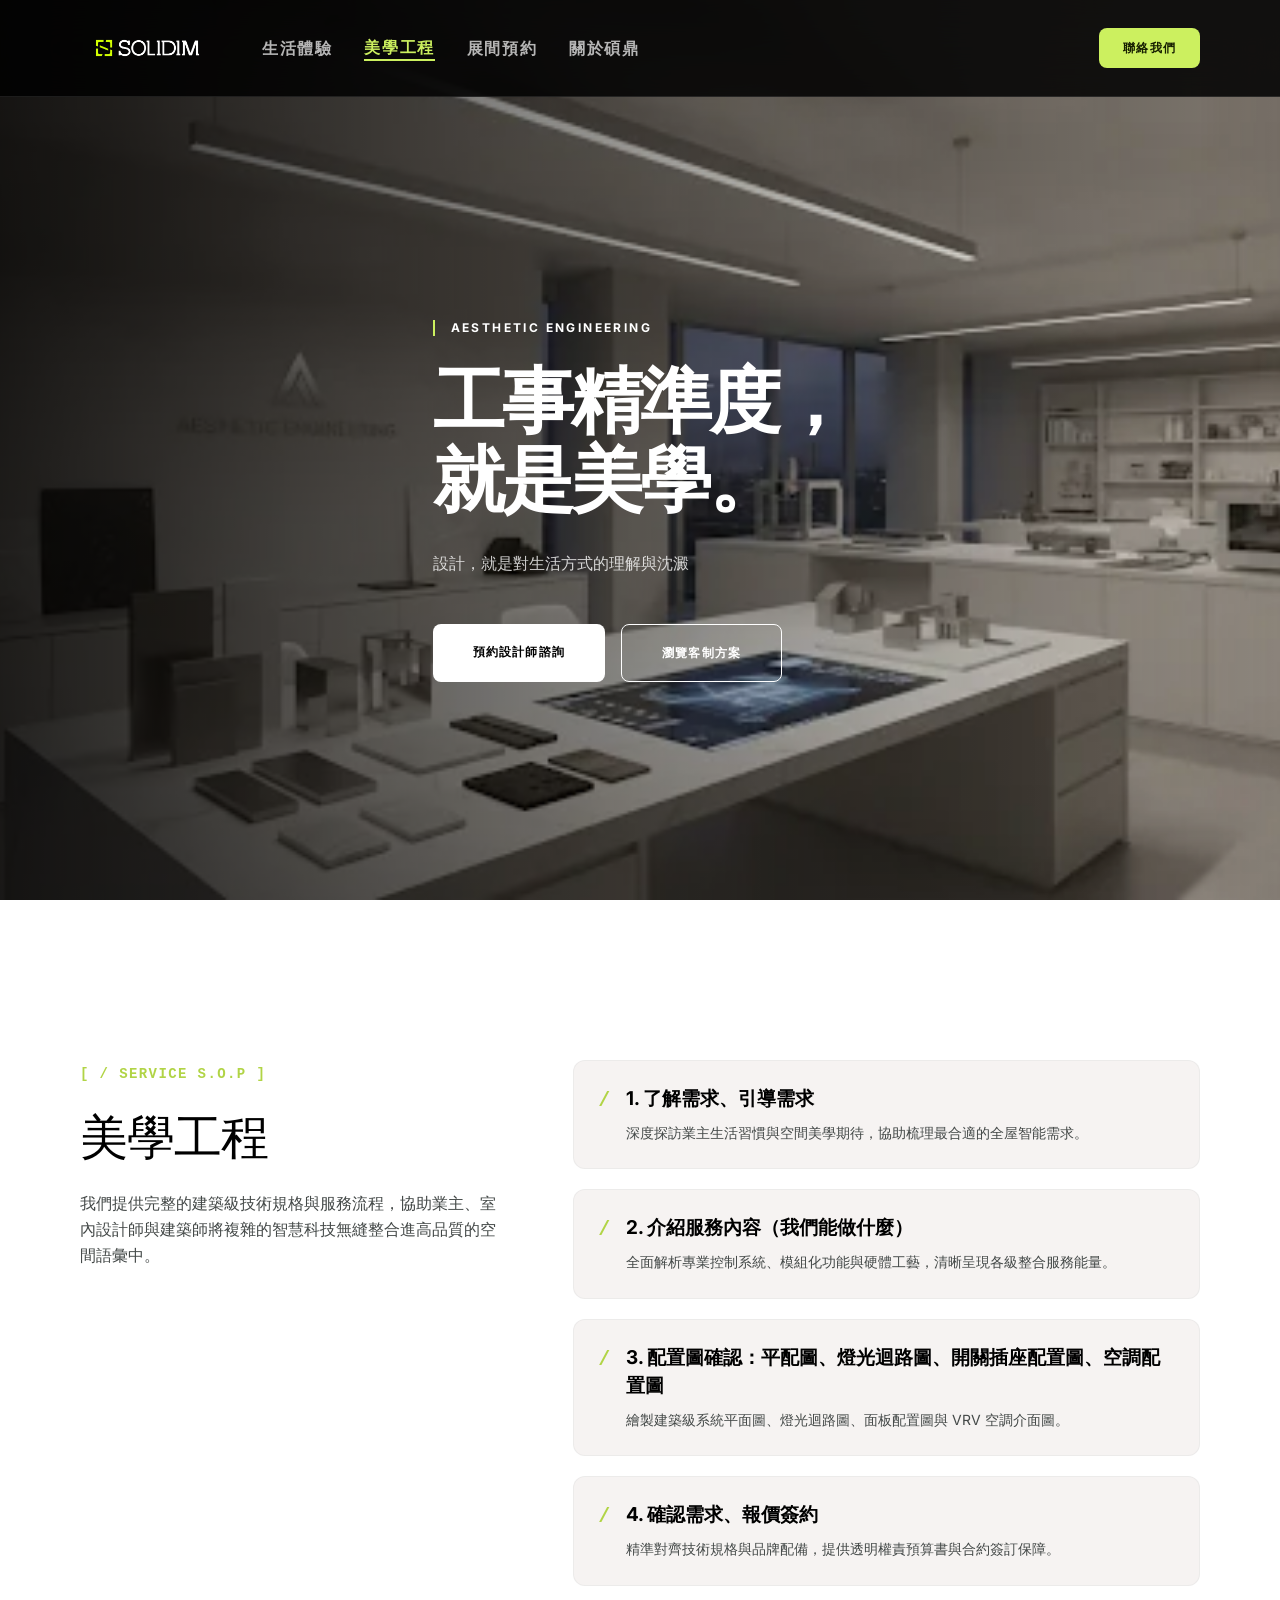
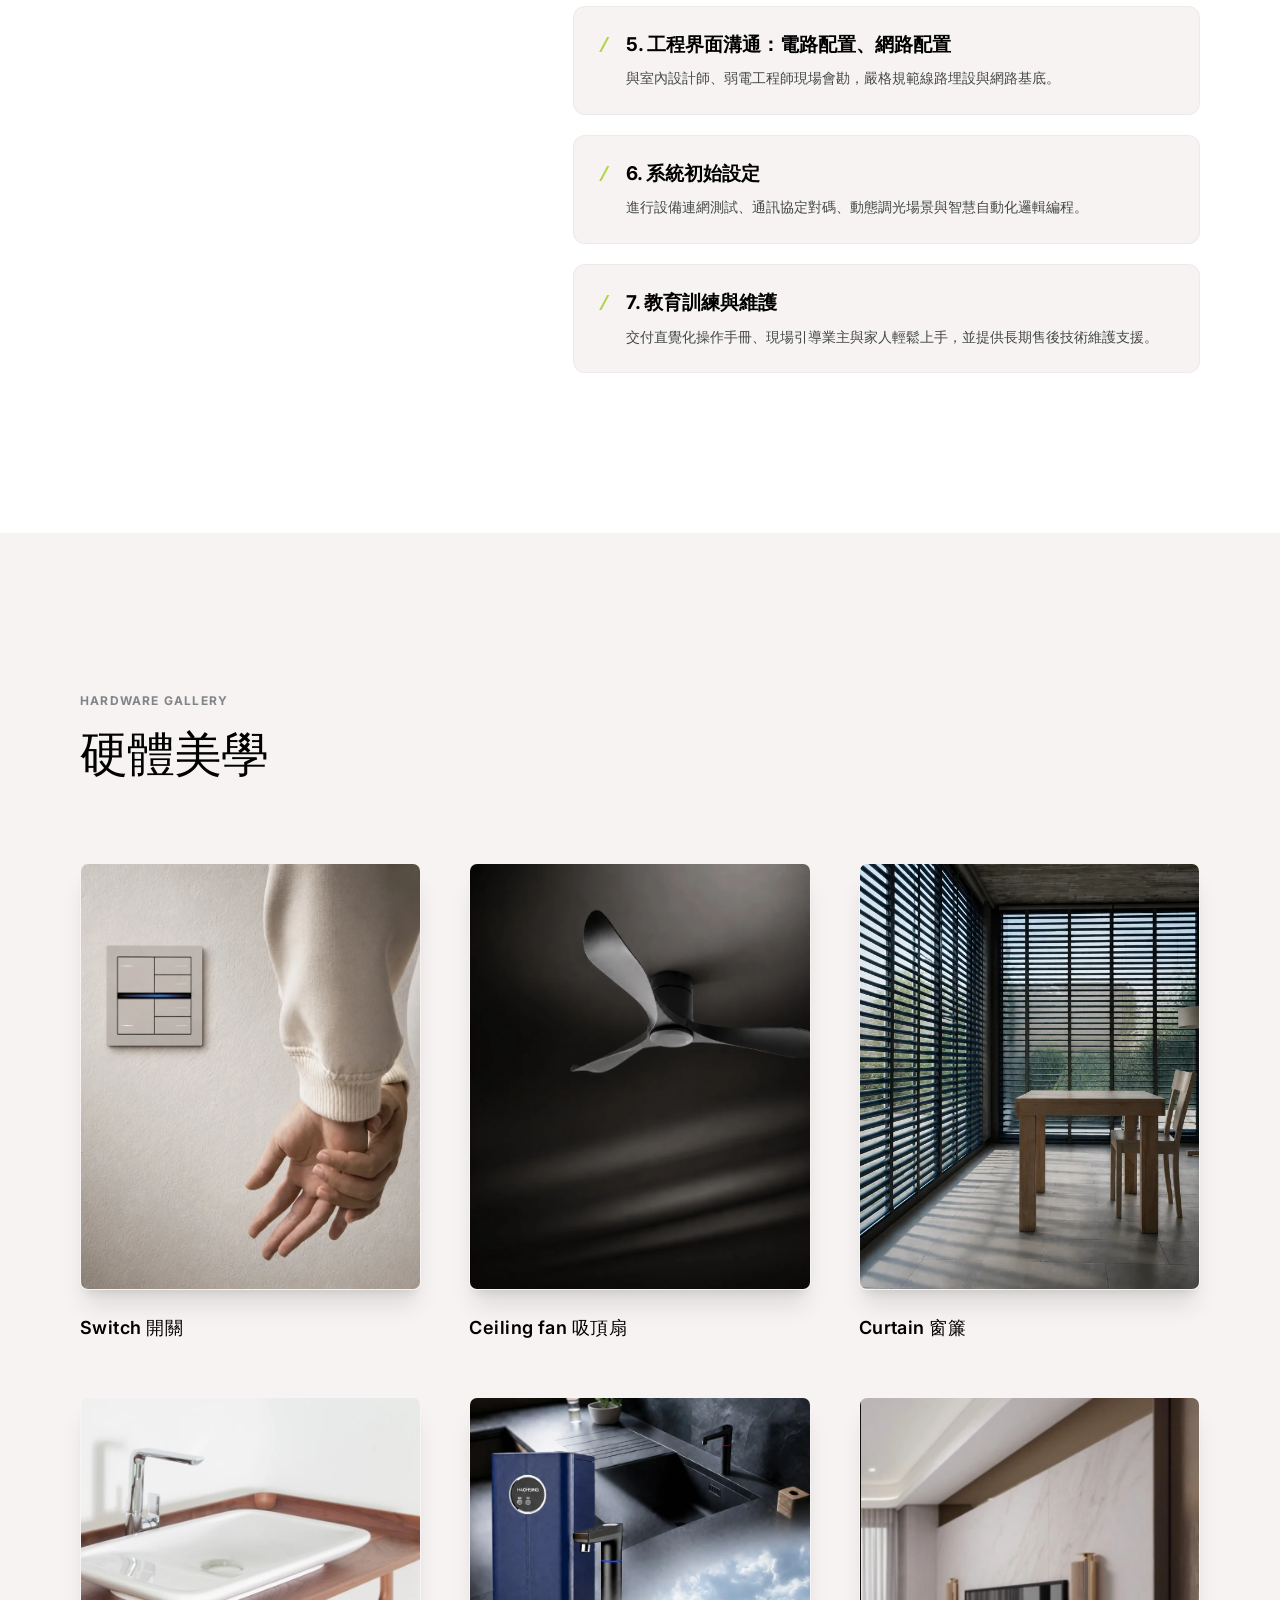
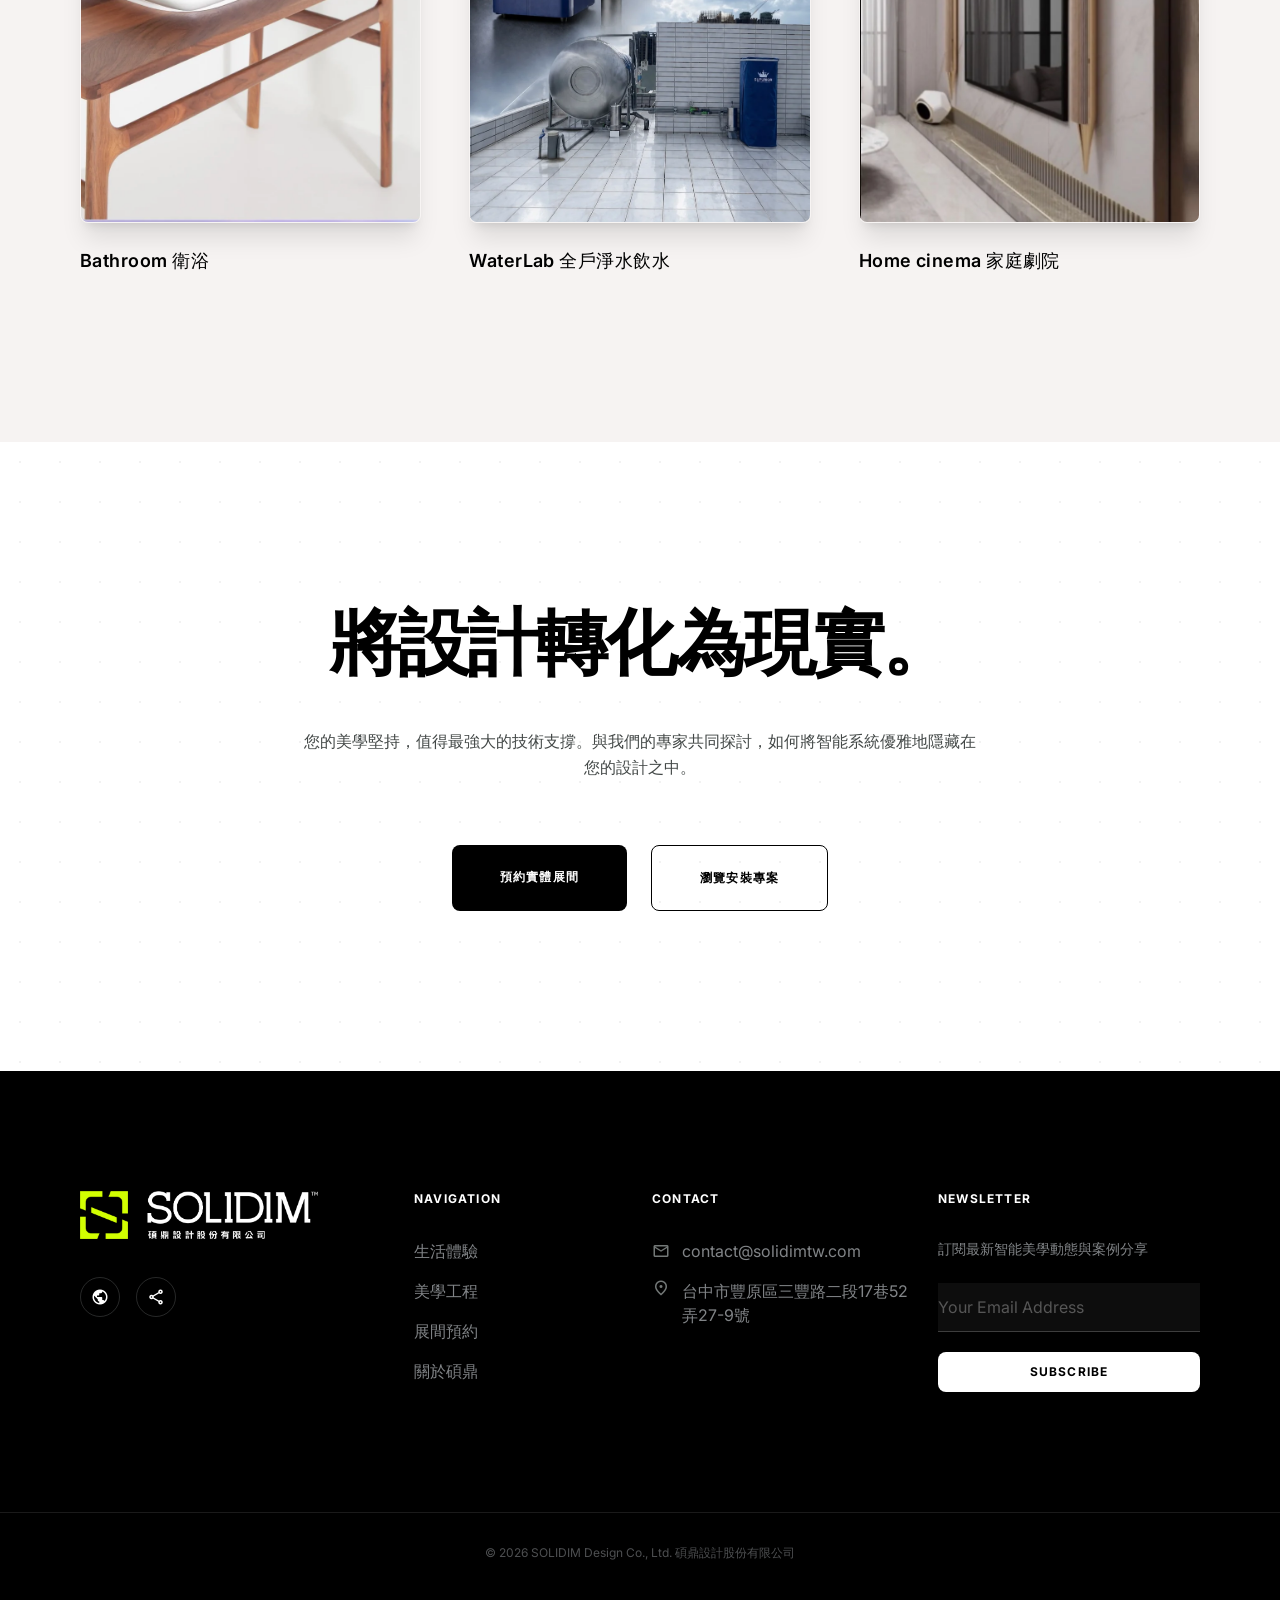
<file: aesthetic.html>
<!DOCTYPE html>

<html class="light" lang="zh-TW">

<head>
    <!-- Resource Hints & Preconnect for Fast Font Loading -->
    <link rel="preconnect" href="https://fonts.googleapis.com" />
    <link rel="preconnect" href="https://fonts.gstatic.com" crossorigin />
    <!-- Non-blocking Asynchronous Google Fonts Loading -->
    <link rel="preconnect" href="https://fonts.googleapis.com" />
    <link rel="preconnect" href="https://fonts.gstatic.com" crossorigin />
    <link rel="stylesheet" href="https://fonts.googleapis.com/css2?family=Inter:wght@300;400;500;600;700&display=swap"
        media="print" onload="this.media='all'" />
    <link rel="stylesheet"
        href="https://fonts.googleapis.com/css2?family=Material+Symbols+Outlined:wght,FILL@100..700,0..1&display=swap"
        media="print" onload="this.media='all'" />
    <noscript>
        <link rel="stylesheet"
            href="https://fonts.googleapis.com/css2?family=Inter:wght@300;400;500;600;700&display=swap" />
        <link rel="stylesheet"
            href="https://fonts.googleapis.com/css2?family=Material+Symbols+Outlined:wght,FILL@100..700,0..1&display=swap" />
    </noscript>
    <!-- Preload Critical LCP Hero Image -->
    <link rel="preload" as="image" href="assets/hero_aesthetic_bg_mobile.webp" media="(max-width: 767px)"
        fetchpriority="high" />
    <link rel="preload" as="image" href="assets/hero_aesthetic_bg.webp" media="(min-width: 768px)"
        fetchpriority="high" />
    <!-- Compiled Static Production Tailwind CSS -->
    <!-- Production Critical Minified Tailwind CSS (Inlined for Zero-Latency FCP) -->
    <style>
        *,
        :after,
        :before {
            --tw-border-spacing-x: 0;
            --tw-border-spacing-y: 0;
            --tw-translate-x: 0;
            --tw-translate-y: 0;
            --tw-rotate: 0;
            --tw-skew-x: 0;
            --tw-skew-y: 0;
            --tw-scale-x: 1;
            --tw-scale-y: 1;
            --tw-pan-x: ;
            --tw-pan-y: ;
            --tw-pinch-zoom: ;
            --tw-scroll-snap-strictness: proximity;
            --tw-gradient-from-position: ;
            --tw-gradient-via-position: ;
            --tw-gradient-to-position: ;
            --tw-ordinal: ;
            --tw-slashed-zero: ;
            --tw-numeric-figure: ;
            --tw-numeric-spacing: ;
            --tw-numeric-fraction: ;
            --tw-ring-inset: ;
            --tw-ring-offset-width: 0px;
            --tw-ring-offset-color: #fff;
            --tw-ring-color: rgba(59, 130, 246, .5);
            --tw-ring-offset-shadow: 0 0 #0000;
            --tw-ring-shadow: 0 0 #0000;
            --tw-shadow: 0 0 #0000;
            --tw-shadow-colored: 0 0 #0000;
            --tw-blur: ;
            --tw-brightness: ;
            --tw-contrast: ;
            --tw-grayscale: ;
            --tw-hue-rotate: ;
            --tw-invert: ;
            --tw-saturate: ;
            --tw-sepia: ;
            --tw-drop-shadow: ;
            --tw-backdrop-blur: ;
            --tw-backdrop-brightness: ;
            --tw-backdrop-contrast: ;
            --tw-backdrop-grayscale: ;
            --tw-backdrop-hue-rotate: ;
            --tw-backdrop-invert: ;
            --tw-backdrop-opacity: ;
            --tw-backdrop-saturate: ;
            --tw-backdrop-sepia: ;
            --tw-contain-size: ;
            --tw-contain-layout: ;
            --tw-contain-paint: ;
            --tw-contain-style:
        }

        ::backdrop {
            --tw-border-spacing-x: 0;
            --tw-border-spacing-y: 0;
            --tw-translate-x: 0;
            --tw-translate-y: 0;
            --tw-rotate: 0;
            --tw-skew-x: 0;
            --tw-skew-y: 0;
            --tw-scale-x: 1;
            --tw-scale-y: 1;
            --tw-pan-x: ;
            --tw-pan-y: ;
            --tw-pinch-zoom: ;
            --tw-scroll-snap-strictness: proximity;
            --tw-gradient-from-position: ;
            --tw-gradient-via-position: ;
            --tw-gradient-to-position: ;
            --tw-ordinal: ;
            --tw-slashed-zero: ;
            --tw-numeric-figure: ;
            --tw-numeric-spacing: ;
            --tw-numeric-fraction: ;
            --tw-ring-inset: ;
            --tw-ring-offset-width: 0px;
            --tw-ring-offset-color: #fff;
            --tw-ring-color: rgba(59, 130, 246, .5);
            --tw-ring-offset-shadow: 0 0 #0000;
            --tw-ring-shadow: 0 0 #0000;
            --tw-shadow: 0 0 #0000;
            --tw-shadow-colored: 0 0 #0000;
            --tw-blur: ;
            --tw-brightness: ;
            --tw-contrast: ;
            --tw-grayscale: ;
            --tw-hue-rotate: ;
            --tw-invert: ;
            --tw-saturate: ;
            --tw-sepia: ;
            --tw-drop-shadow: ;
            --tw-backdrop-blur: ;
            --tw-backdrop-brightness: ;
            --tw-backdrop-contrast: ;
            --tw-backdrop-grayscale: ;
            --tw-backdrop-hue-rotate: ;
            --tw-backdrop-invert: ;
            --tw-backdrop-opacity: ;
            --tw-backdrop-saturate: ;
            --tw-backdrop-sepia: ;
            --tw-contain-size: ;
            --tw-contain-layout: ;
            --tw-contain-paint: ;
            --tw-contain-style:
        }

        /*! tailwindcss v3.4.17 | MIT License | https://tailwindcss.com*/
        *,
        :after,
        :before {
            border: 0 solid #e5e7eb;
            box-sizing: border-box
        }

        :after,
        :before {
            --tw-content: ""
        }

        :host,
        html {
            line-height: 1.5;
            -webkit-text-size-adjust: 100%;
            font-family: ui-sans-serif, system-ui, sans-serif, Apple Color Emoji, Segoe UI Emoji, Segoe UI Symbol, Noto Color Emoji;
            font-feature-settings: normal;
            font-variation-settings: normal;
            -moz-tab-size: 4;
            -o-tab-size: 4;
            tab-size: 4;
            -webkit-tap-highlight-color: transparent
        }

        body {
            line-height: inherit;
            margin: 0
        }

        hr {
            border-top-width: 1px;
            color: inherit;
            height: 0
        }

        abbr:where([title]) {
            -webkit-text-decoration: underline dotted;
            text-decoration: underline dotted
        }

        h1,
        h2,
        h3,
        h4,
        h5,
        h6 {
            font-size: inherit;
            font-weight: inherit
        }

        a {
            color: inherit;
            text-decoration: inherit
        }

        b,
        strong {
            font-weight: bolder
        }

        code,
        kbd,
        pre,
        samp {
            font-family: ui-monospace, SFMono-Regular, Menlo, Monaco, Consolas, Liberation Mono, Courier New, monospace;
            font-feature-settings: normal;
            font-size: 1em;
            font-variation-settings: normal
        }

        small {
            font-size: 80%
        }

        sub,
        sup {
            font-size: 75%;
            line-height: 0;
            position: relative;
            vertical-align: baseline
        }

        sub {
            bottom: -.25em
        }

        sup {
            top: -.5em
        }

        table {
            border-collapse: collapse;
            border-color: inherit;
            text-indent: 0
        }

        button,
        input,
        optgroup,
        select,
        textarea {
            color: inherit;
            font-family: inherit;
            font-feature-settings: inherit;
            font-size: 100%;
            font-variation-settings: inherit;
            font-weight: inherit;
            letter-spacing: inherit;
            line-height: inherit;
            margin: 0;
            padding: 0
        }

        button,
        select {
            text-transform: none
        }

        button,
        input:where([type=button]),
        input:where([type=reset]),
        input:where([type=submit]) {
            -webkit-appearance: button;
            background-color: transparent;
            background-image: none
        }

        :-moz-focusring {
            outline: auto
        }

        :-moz-ui-invalid {
            box-shadow: none
        }

        progress {
            vertical-align: baseline
        }

        ::-webkit-inner-spin-button,
        ::-webkit-outer-spin-button {
            height: auto
        }

        [type=search] {
            -webkit-appearance: textfield;
            outline-offset: -2px
        }

        ::-webkit-search-decoration {
            -webkit-appearance: none
        }

        ::-webkit-file-upload-button {
            -webkit-appearance: button;
            font: inherit
        }

        summary {
            display: list-item
        }

        blockquote,
        dd,
        dl,
        figure,
        h1,
        h2,
        h3,
        h4,
        h5,
        h6,
        hr,
        p,
        pre {
            margin: 0
        }

        fieldset {
            margin: 0
        }

        fieldset,
        legend {
            padding: 0
        }

        menu,
        ol,
        ul {
            list-style: none;
            margin: 0;
            padding: 0
        }

        dialog {
            padding: 0
        }

        textarea {
            resize: vertical
        }

        input::-moz-placeholder,
        textarea::-moz-placeholder {
            color: #9ca3af;
            opacity: 1
        }

        input::placeholder,
        textarea::placeholder {
            color: #9ca3af;
            opacity: 1
        }

        [role=button],
        button {
            cursor: pointer
        }

        :disabled {
            cursor: default
        }

        audio,
        canvas,
        embed,
        iframe,
        img,
        object,
        svg,
        video {
            display: block;
            vertical-align: middle
        }

        img,
        video {
            height: auto;
            max-width: 100%
        }

        [hidden]:where(:not([hidden=until-found])) {
            display: none
        }

        .pointer-events-none {
            pointer-events: none
        }

        .fixed {
            position: fixed
        }

        .absolute {
            position: absolute
        }

        .relative {
            position: relative
        }

        .inset-0 {
            inset: 0
        }

        .bottom-10 {
            bottom: 2.5rem
        }

        .left-0 {
            left: 0
        }

        .left-1\/2 {
            left: 50%
        }

        .right-0 {
            right: 0
        }

        .top-0 {
            top: 0
        }

        .z-0 {
            z-index: 0
        }

        .z-10 {
            z-index: 10
        }

        .z-20 {
            z-index: 20
        }

        .z-50 {
            z-index: 50
        }

        .col-span-12 {
            grid-column: span 12/span 12
        }

        .mx-auto {
            margin-left: auto;
            margin-right: auto
        }

        .mb-1 {
            margin-bottom: .25rem
        }

        .mb-12 {
            margin-bottom: 3rem
        }

        .mb-16 {
            margin-bottom: 4rem
        }

        .mb-2 {
            margin-bottom: .5rem
        }

        .mb-20 {
            margin-bottom: 5rem
        }

        .mb-24 {
            margin-bottom: 6rem
        }

        .mb-4 {
            margin-bottom: 1rem
        }

        .mb-6 {
            margin-bottom: 1.5rem
        }

        .mb-8 {
            margin-bottom: 2rem
        }

        .mt-0\.5 {
            margin-top: .125rem
        }

        .mt-2 {
            margin-top: .5rem
        }

        .mt-4 {
            margin-top: 1rem
        }

        .mt-8 {
            margin-top: 2rem
        }

        .mt-section-v-space-md {
            margin-top: 120px
        }

        .block {
            display: block
        }

        .inline-block {
            display: inline-block
        }

        .flex {
            display: flex
        }

        .inline-flex {
            display: inline-flex
        }

        .grid {
            display: grid
        }

        .hidden {
            display: none
        }

        .aspect-\[4\/5\] {
            aspect-ratio: 4/5
        }

        .h-10 {
            height: 2.5rem
        }

        .h-16 {
            height: 4rem
        }

        .h-2 {
            height: .5rem
        }

        .h-8 {
            height: 2rem
        }

        .h-80 {
            height: 20rem
        }

        .h-\[400px\] {
            height: 400px
        }

        .h-\[460px\] {
            height: 460px
        }

        .h-\[480px\] {
            height: 480px
        }

        .h-full {
            height: 100%
        }

        .h-screen {
            height: 100vh
        }

        .min-h-\[800px\] {
            min-height: 800px
        }

        .min-h-screen {
            min-height: 100vh
        }

        .w-10 {
            width: 2.5rem
        }

        .w-16 {
            width: 4rem
        }

        .w-2 {
            width: .5rem
        }

        .w-\[85\%\] {
            width: 85%
        }

        .w-auto {
            width: auto
        }

        .w-full {
            width: 100%
        }

        .max-w-2xl {
            max-width: 42rem
        }

        .max-w-3xl {
            max-width: 48rem
        }

        .max-w-4xl {
            max-width: 56rem
        }

        .max-w-lg {
            max-width: 32rem
        }

        .max-w-max-width {
            max-width: 1440px
        }

        .max-w-sm {
            max-width: 24rem
        }

        .max-w-xl {
            max-width: 36rem
        }

        .flex-shrink-0 {
            flex-shrink: 0
        }

        .-translate-x-1\/2 {
            --tw-translate-x: -50%
        }

        .-translate-x-1\/2,
        .translate-x-full {
            transform: translate(var(--tw-translate-x), var(--tw-translate-y)) rotate(var(--tw-rotate)) skewX(var(--tw-skew-x)) skewY(var(--tw-skew-y)) scaleX(var(--tw-scale-x)) scaleY(var(--tw-scale-y))
        }

        .translate-x-full {
            --tw-translate-x: 100%
        }

        .translate-y-0 {
            --tw-translate-y: 0px
        }

        .translate-y-0,
        .translate-y-10 {
            transform: translate(var(--tw-translate-x), var(--tw-translate-y)) rotate(var(--tw-rotate)) skewX(var(--tw-skew-x)) skewY(var(--tw-skew-y)) scaleX(var(--tw-scale-x)) scaleY(var(--tw-scale-y))
        }

        .translate-y-10 {
            --tw-translate-y: 2.5rem
        }

        .transform {
            transform: translate(var(--tw-translate-x), var(--tw-translate-y)) rotate(var(--tw-rotate)) skewX(var(--tw-skew-x)) skewY(var(--tw-skew-y)) scaleX(var(--tw-scale-x)) scaleY(var(--tw-scale-y))
        }

        @keyframes bounce {

            0%,
            to {
                animation-timing-function: cubic-bezier(.8, 0, 1, 1);
                transform: translateY(-25%)
            }

            50% {
                animation-timing-function: cubic-bezier(0, 0, .2, 1);
                transform: none
            }
        }

        .animate-bounce {
            animation: bounce 1s infinite
        }

        @keyframes pulse {
            50% {
                opacity: .5
            }
        }

        .animate-pulse {
            animation: pulse 2s cubic-bezier(.4, 0, .6, 1) infinite
        }

        .grid-cols-1 {
            grid-template-columns: repeat(1, minmax(0, 1fr))
        }

        .grid-cols-12 {
            grid-template-columns: repeat(12, minmax(0, 1fr))
        }

        .flex-col {
            flex-direction: column
        }

        .flex-wrap {
            flex-wrap: wrap
        }

        .items-start {
            align-items: flex-start
        }

        .items-center {
            align-items: center
        }

        .justify-center {
            justify-content: center
        }

        .justify-between {
            justify-content: space-between
        }

        .gap-0 {
            gap: 0
        }

        .gap-12 {
            gap: 3rem
        }

        .gap-2 {
            gap: .5rem
        }

        .gap-3 {
            gap: .75rem
        }

        .gap-4 {
            gap: 1rem
        }

        .gap-6 {
            gap: 1.5rem
        }

        .gap-8 {
            gap: 2rem
        }

        .gap-gutter {
            gap: 24px
        }

        .space-y-12>:not([hidden])~:not([hidden]) {
            --tw-space-y-reverse: 0;
            margin-bottom: calc(3rem*var(--tw-space-y-reverse));
            margin-top: calc(3rem*(1 - var(--tw-space-y-reverse)))
        }

        .space-y-4>:not([hidden])~:not([hidden]) {
            --tw-space-y-reverse: 0;
            margin-bottom: calc(1rem*var(--tw-space-y-reverse));
            margin-top: calc(1rem*(1 - var(--tw-space-y-reverse)))
        }

        .space-y-5>:not([hidden])~:not([hidden]) {
            --tw-space-y-reverse: 0;
            margin-bottom: calc(1.25rem*var(--tw-space-y-reverse));
            margin-top: calc(1.25rem*(1 - var(--tw-space-y-reverse)))
        }

        .space-y-6>:not([hidden])~:not([hidden]) {
            --tw-space-y-reverse: 0;
            margin-bottom: calc(1.5rem*var(--tw-space-y-reverse));
            margin-top: calc(1.5rem*(1 - var(--tw-space-y-reverse)))
        }

        .space-y-8>:not([hidden])~:not([hidden]) {
            --tw-space-y-reverse: 0;
            margin-bottom: calc(2rem*var(--tw-space-y-reverse));
            margin-top: calc(2rem*(1 - var(--tw-space-y-reverse)))
        }

        .overflow-hidden {
            overflow: hidden
        }

        .overflow-x-auto {
            overflow-x: auto
        }

        .overflow-x-hidden {
            overflow-x: hidden
        }

        .whitespace-nowrap {
            white-space: nowrap
        }

        .rounded-2xl {
            border-radius: 1rem
        }

        .rounded-3xl {
            border-radius: 1.5rem
        }

        .rounded-full {
            border-radius: 9999px
        }

        .rounded-lg {
            border-radius: .5rem
        }

        .rounded-xl {
            border-radius: .75rem
        }

        .border {
            border-width: 1px
        }

        .border-0 {
            border-width: 0
        }

        .border-b {
            border-bottom-width: 1px
        }

        .border-b-2 {
            border-bottom-width: 2px
        }

        .border-l {
            border-left-width: 1px
        }

        .border-l-2 {
            border-left-width: 2px
        }

        .border-r {
            border-right-width: 1px
        }

        .border-t {
            border-top-width: 1px
        }

        .border-outline-variant\/20 {
            border-color: hsla(165, 3%, 77%, .2)
        }

        .border-outline-variant\/30 {
            border-color: hsla(165, 3%, 77%, .3)
        }

        .border-primary {
            --tw-border-opacity: 1;
            border-color: rgb(0 0 0/var(--tw-border-opacity, 1))
        }

        .border-primary\/10 {
            border-color: rgba(0, 0, 0, .1)
        }

        .border-primary\/20 {
            border-color: rgba(0, 0, 0, .2)
        }

        .border-secondary-fixed {
            --tw-border-opacity: 1;
            border-color: rgb(204 240 95/var(--tw-border-opacity, 1))
        }

        .border-secondary-fixed\/40 {
            border-color: rgba(204, 240, 95, .4)
        }

        .border-white {
            --tw-border-opacity: 1;
            border-color: rgb(255 255 255/var(--tw-border-opacity, 1))
        }

        .border-white\/10 {
            border-color: hsla(0, 0%, 100%, .1)
        }

        .border-white\/15 {
            border-color: hsla(0, 0%, 100%, .15)
        }

        .border-white\/20 {
            border-color: hsla(0, 0%, 100%, .2)
        }

        .border-white\/30 {
            border-color: hsla(0, 0%, 100%, .3)
        }

        .bg-\[\#0a0c0e\] {
            --tw-bg-opacity: 1;
            background-color: rgb(10 12 14/var(--tw-bg-opacity, 1))
        }

        .bg-background {
            --tw-bg-opacity: 1;
            background-color: rgb(252 249 248/var(--tw-bg-opacity, 1))
        }

        .bg-black\/20 {
            background-color: rgba(0, 0, 0, .2)
        }

        .bg-black\/30 {
            background-color: rgba(0, 0, 0, .3)
        }

        .bg-black\/40 {
            background-color: rgba(0, 0, 0, .4)
        }

        .bg-black\/80 {
            background-color: rgba(0, 0, 0, .8)
        }

        .bg-primary {
            --tw-bg-opacity: 1;
            background-color: rgb(0 0 0/var(--tw-bg-opacity, 1))
        }

        .bg-secondary-fixed {
            --tw-bg-opacity: 1;
            background-color: rgb(204 240 95/var(--tw-bg-opacity, 1))
        }

        .bg-secondary-fixed\/20 {
            background-color: rgba(204, 240, 95, .2)
        }

        .bg-surface-container {
            --tw-bg-opacity: 1;
            background-color: rgb(240 237 236/var(--tw-bg-opacity, 1))
        }

        .bg-surface-container-low {
            --tw-bg-opacity: 1;
            background-color: rgb(246 243 242/var(--tw-bg-opacity, 1))
        }

        .bg-tertiary {
            --tw-bg-opacity: 1;
            background-color: rgb(0 0 0/var(--tw-bg-opacity, 1))
        }

        .bg-transparent {
            background-color: transparent
        }

        .bg-white {
            --tw-bg-opacity: 1;
            background-color: rgb(255 255 255/var(--tw-bg-opacity, 1))
        }

        .bg-white\/10 {
            background-color: hsla(0, 0%, 100%, .1)
        }

        .bg-white\/20 {
            background-color: hsla(0, 0%, 100%, .2)
        }

        .bg-white\/5 {
            background-color: hsla(0, 0%, 100%, .05)
        }

        .bg-\[radial-gradient\(circle_at_50\%_50\%\2c _\#ccf05f_0\%\2c _transparent_70\%\)\] {
            background-image: radial-gradient(circle at 50% 50%, #ccf05f 0, transparent 70%)
        }

        .bg-gradient-to-r {
            background-image: linear-gradient(to right, var(--tw-gradient-stops))
        }

        .bg-gradient-to-t {
            background-image: linear-gradient(to top, var(--tw-gradient-stops))
        }

        .from-black\/80 {
            --tw-gradient-from: rgba(0, 0, 0, .8) var(--tw-gradient-from-position);
            --tw-gradient-to: transparent var(--tw-gradient-to-position);
            --tw-gradient-stops: var(--tw-gradient-from), var(--tw-gradient-to)
        }

        .from-black\/95 {
            --tw-gradient-from: rgba(0, 0, 0, .95) var(--tw-gradient-from-position);
            --tw-gradient-to: transparent var(--tw-gradient-to-position);
            --tw-gradient-stops: var(--tw-gradient-from), var(--tw-gradient-to)
        }

        .via-black\/40 {
            --tw-gradient-to: transparent var(--tw-gradient-to-position);
            --tw-gradient-stops: var(--tw-gradient-from), rgba(0, 0, 0, .4) var(--tw-gradient-via-position), var(--tw-gradient-to)
        }

        .via-black\/70 {
            --tw-gradient-to: transparent var(--tw-gradient-to-position);
            --tw-gradient-stops: var(--tw-gradient-from), rgba(0, 0, 0, .7) var(--tw-gradient-via-position), var(--tw-gradient-to)
        }

        .to-black\/30 {
            --tw-gradient-to: rgba(0, 0, 0, .3) var(--tw-gradient-to-position)
        }

        .to-transparent {
            --tw-gradient-to: transparent var(--tw-gradient-to-position)
        }

        .object-contain {
            -o-object-fit: contain;
            object-fit: contain
        }

        .object-cover {
            -o-object-fit: cover;
            object-fit: cover
        }

        .p-10 {
            padding: 2.5rem
        }

        .p-12 {
            padding: 3rem
        }

        .p-2 {
            padding: .5rem
        }

        .p-6 {
            padding: 1.5rem
        }

        .p-8 {
            padding: 2rem
        }

        .px-10 {
            padding-left: 2.5rem;
            padding-right: 2.5rem
        }

        .px-12 {
            padding-left: 3rem;
            padding-right: 3rem
        }

        .px-16 {
            padding-left: 4rem;
            padding-right: 4rem
        }

        .px-3 {
            padding-left: .75rem;
            padding-right: .75rem
        }

        .px-3\.5 {
            padding-left: .875rem;
            padding-right: .875rem
        }

        .px-4 {
            padding-left: 1rem;
            padding-right: 1rem
        }

        .px-6 {
            padding-left: 1.5rem;
            padding-right: 1.5rem
        }

        .px-8 {
            padding-left: 2rem;
            padding-right: 2rem
        }

        .px-margin-desktop {
            padding-left: 80px;
            padding-right: 80px
        }

        .px-margin-mobile {
            padding-left: 24px;
            padding-right: 24px
        }

        .py-1 {
            padding-bottom: .25rem;
            padding-top: .25rem
        }

        .py-1\.5 {
            padding-bottom: .375rem;
            padding-top: .375rem
        }

        .py-12 {
            padding-bottom: 3rem;
            padding-top: 3rem
        }

        .py-2 {
            padding-bottom: .5rem;
            padding-top: .5rem
        }

        .py-3 {
            padding-bottom: .75rem;
            padding-top: .75rem
        }

        .py-4 {
            padding-bottom: 1rem;
            padding-top: 1rem
        }

        .py-5 {
            padding-bottom: 1.25rem;
            padding-top: 1.25rem
        }

        .py-6 {
            padding-bottom: 1.5rem;
            padding-top: 1.5rem
        }

        .py-8 {
            padding-bottom: 2rem;
            padding-top: 2rem
        }

        .py-section-v-space-lg {
            padding-bottom: 160px;
            padding-top: 160px
        }

        .py-section-v-space-md {
            padding-bottom: 120px;
            padding-top: 120px
        }

        .pb-6 {
            padding-bottom: 1.5rem
        }

        .pl-4 {
            padding-left: 1rem
        }

        .pt-24 {
            padding-top: 6rem
        }

        .pt-4 {
            padding-top: 1rem
        }

        .pt-6 {
            padding-top: 1.5rem
        }

        .pt-8 {
            padding-top: 2rem
        }

        .text-center {
            text-align: center
        }

        .font-body-md,
        .font-display-xl,
        .font-display-xl-mobile,
        .font-headline-lg,
        .font-headline-lg-mobile,
        .font-label-caps {
            font-family: Inter
        }

        .font-mono {
            font-family: ui-monospace, SFMono-Regular, Menlo, Monaco, Consolas, Liberation Mono, Courier New, monospace
        }

        .text-2xl {
            font-size: 1.5rem;
            line-height: 2rem
        }

        .text-3xl {
            font-size: 1.875rem;
            line-height: 2.25rem
        }

        .text-4xl {
            font-size: 2.25rem;
            line-height: 2.5rem
        }

        .text-\[10px\] {
            font-size: 10px
        }

        .text-\[16px\] {
            font-size: 16px
        }

        .text-\[18px\] {
            font-size: 18px
        }

        .text-\[19px\] {
            font-size: 19px
        }

        .text-base {
            font-size: 1rem;
            line-height: 1.5rem
        }

        .text-body-md {
            font-size: 16px;
            font-weight: 400;
            letter-spacing: 0;
            line-height: 1.6
        }

        .text-display-xl {
            font-size: 72px
        }

        .text-display-xl,
        .text-display-xl-mobile {
            font-weight: 600;
            letter-spacing: -.04em;
            line-height: 1.1
        }

        .text-display-xl-mobile {
            font-size: 48px
        }

        .text-headline-lg {
            font-size: 48px
        }

        .text-headline-lg,
        .text-headline-lg-mobile {
            font-weight: 500;
            letter-spacing: -.02em;
            line-height: 1.2
        }

        .text-headline-lg-mobile {
            font-size: 32px
        }

        .text-label-caps {
            font-size: 12px;
            font-weight: 700;
            letter-spacing: .1em;
            line-height: 16px
        }

        .text-lg {
            font-size: 1.125rem;
            line-height: 1.75rem
        }

        .text-sm {
            font-size: .875rem;
            line-height: 1.25rem
        }

        .text-xl {
            font-size: 1.25rem;
            line-height: 1.75rem
        }

        .text-xs {
            font-size: .75rem;
            line-height: 1rem
        }

        .font-bold {
            font-weight: 700
        }

        .font-light {
            font-weight: 300
        }

        .font-medium {
            font-weight: 500
        }

        .font-semibold {
            font-weight: 600
        }

        .uppercase {
            text-transform: uppercase
        }

        .leading-none {
            line-height: 1
        }

        .leading-relaxed {
            line-height: 1.625
        }

        .leading-tight {
            line-height: 1.25
        }

        .tracking-\[0\.2em\] {
            letter-spacing: .2em
        }

        .tracking-\[0\.3em\] {
            letter-spacing: .3em
        }

        .tracking-tight {
            letter-spacing: -.025em
        }

        .tracking-tighter {
            letter-spacing: -.05em
        }

        .tracking-wide {
            letter-spacing: .025em
        }

        .tracking-wider {
            letter-spacing: .05em
        }

        .tracking-widest {
            letter-spacing: .1em
        }

        .text-black {
            --tw-text-opacity: 1;
            color: rgb(0 0 0/var(--tw-text-opacity, 1))
        }

        .text-on-background {
            --tw-text-opacity: 1;
            color: rgb(28 27 27/var(--tw-text-opacity, 1))
        }

        .text-on-primary {
            --tw-text-opacity: 1;
            color: rgb(255 255 255/var(--tw-text-opacity, 1))
        }

        .text-on-secondary-fixed {
            --tw-text-opacity: 1;
            color: rgb(22 30 0/var(--tw-text-opacity, 1))
        }

        .text-on-surface {
            --tw-text-opacity: 1;
            color: rgb(28 27 27/var(--tw-text-opacity, 1))
        }

        .text-on-surface-variant {
            --tw-text-opacity: 1;
            color: rgb(67 72 71/var(--tw-text-opacity, 1))
        }

        .text-on-tertiary {
            --tw-text-opacity: 1;
            color: rgb(255 255 255/var(--tw-text-opacity, 1))
        }

        .text-on-tertiary-container {
            --tw-text-opacity: 1;
            color: rgb(129 132 135/var(--tw-text-opacity, 1))
        }

        .text-outline {
            --tw-text-opacity: 1;
            color: rgb(115 120 119/var(--tw-text-opacity, 1))
        }

        .text-primary {
            --tw-text-opacity: 1;
            color: rgb(0 0 0/var(--tw-text-opacity, 1))
        }

        .text-secondary {
            --tw-text-opacity: 1;
            color: rgb(80 102 0/var(--tw-text-opacity, 1))
        }

        .text-secondary-fixed {
            --tw-text-opacity: 1;
            color: rgb(204 240 95/var(--tw-text-opacity, 1))
        }

        .text-secondary-fixed-dim {
            --tw-text-opacity: 1;
            color: rgb(177 212 70/var(--tw-text-opacity, 1))
        }

        .text-white {
            --tw-text-opacity: 1;
            color: rgb(255 255 255/var(--tw-text-opacity, 1))
        }

        .text-white\/40 {
            color: hsla(0, 0%, 100%, .4)
        }

        .text-white\/60 {
            color: hsla(0, 0%, 100%, .6)
        }

        .text-white\/70 {
            color: hsla(0, 0%, 100%, .7)
        }

        .text-white\/80 {
            color: hsla(0, 0%, 100%, .8)
        }

        .text-white\/85 {
            color: hsla(0, 0%, 100%, .85)
        }

        .text-white\/90 {
            color: hsla(0, 0%, 100%, .9)
        }

        .opacity-0 {
            opacity: 0
        }

        .opacity-10 {
            opacity: .1
        }

        .opacity-100 {
            opacity: 1
        }

        .opacity-5 {
            opacity: .05
        }

        .opacity-50 {
            opacity: .5
        }

        .opacity-60 {
            opacity: .6
        }

        .opacity-90 {
            opacity: .9
        }

        .shadow-2xl {
            --tw-shadow: 0 25px 50px -12px rgba(0, 0, 0, .25);
            --tw-shadow-colored: 0 25px 50px -12px var(--tw-shadow-color)
        }

        .shadow-2xl,
        .shadow-lg {
            box-shadow: var(--tw-ring-offset-shadow, 0 0 #0000), var(--tw-ring-shadow, 0 0 #0000), var(--tw-shadow)
        }

        .shadow-lg {
            --tw-shadow: 0 10px 15px -3px rgba(0, 0, 0, .1), 0 4px 6px -4px rgba(0, 0, 0, .1);
            --tw-shadow-colored: 0 10px 15px -3px var(--tw-shadow-color), 0 4px 6px -4px var(--tw-shadow-color)
        }

        .shadow-md {
            --tw-shadow: 0 4px 6px -1px rgba(0, 0, 0, .1), 0 2px 4px -2px rgba(0, 0, 0, .1);
            --tw-shadow-colored: 0 4px 6px -1px var(--tw-shadow-color), 0 2px 4px -2px var(--tw-shadow-color)
        }

        .shadow-md,
        .shadow-sm {
            box-shadow: var(--tw-ring-offset-shadow, 0 0 #0000), var(--tw-ring-shadow, 0 0 #0000), var(--tw-shadow)
        }

        .shadow-sm {
            --tw-shadow: 0 1px 2px 0 rgba(0, 0, 0, .05);
            --tw-shadow-colored: 0 1px 2px 0 var(--tw-shadow-color)
        }

        .shadow-xl {
            --tw-shadow: 0 20px 25px -5px rgba(0, 0, 0, .1), 0 8px 10px -6px rgba(0, 0, 0, .1);
            --tw-shadow-colored: 0 20px 25px -5px var(--tw-shadow-color), 0 8px 10px -6px var(--tw-shadow-color);
            box-shadow: var(--tw-ring-offset-shadow, 0 0 #0000), var(--tw-ring-shadow, 0 0 #0000), var(--tw-shadow)
        }

        .outline {
            outline-style: solid
        }

        .blur {
            --tw-blur: blur(8px)
        }

        .blur,
        .drop-shadow-lg {
            filter: var(--tw-blur) var(--tw-brightness) var(--tw-contrast) var(--tw-grayscale) var(--tw-hue-rotate) var(--tw-invert) var(--tw-saturate) var(--tw-sepia) var(--tw-drop-shadow)
        }

        .drop-shadow-lg {
            --tw-drop-shadow: drop-shadow(0 10px 8px rgba(0, 0, 0, .04)) drop-shadow(0 4px 3px rgba(0, 0, 0, .1))
        }

        .filter {
            filter: var(--tw-blur) var(--tw-brightness) var(--tw-contrast) var(--tw-grayscale) var(--tw-hue-rotate) var(--tw-invert) var(--tw-saturate) var(--tw-sepia) var(--tw-drop-shadow)
        }

        .backdrop-blur-\[2px\] {
            --tw-backdrop-blur: blur(2px)
        }

        .backdrop-blur-\[2px\],
        .backdrop-blur-md {
            -webkit-backdrop-filter: var(--tw-backdrop-blur) var(--tw-backdrop-brightness) var(--tw-backdrop-contrast) var(--tw-backdrop-grayscale) var(--tw-backdrop-hue-rotate) var(--tw-backdrop-invert) var(--tw-backdrop-opacity) var(--tw-backdrop-saturate) var(--tw-backdrop-sepia);
            backdrop-filter: var(--tw-backdrop-blur) var(--tw-backdrop-brightness) var(--tw-backdrop-contrast) var(--tw-backdrop-grayscale) var(--tw-backdrop-hue-rotate) var(--tw-backdrop-invert) var(--tw-backdrop-opacity) var(--tw-backdrop-saturate) var(--tw-backdrop-sepia)
        }

        .backdrop-blur-md {
            --tw-backdrop-blur: blur(12px)
        }

        .backdrop-filter {
            -webkit-backdrop-filter: var(--tw-backdrop-blur) var(--tw-backdrop-brightness) var(--tw-backdrop-contrast) var(--tw-backdrop-grayscale) var(--tw-backdrop-hue-rotate) var(--tw-backdrop-invert) var(--tw-backdrop-opacity) var(--tw-backdrop-saturate) var(--tw-backdrop-sepia);
            backdrop-filter: var(--tw-backdrop-blur) var(--tw-backdrop-brightness) var(--tw-backdrop-contrast) var(--tw-backdrop-grayscale) var(--tw-backdrop-hue-rotate) var(--tw-backdrop-invert) var(--tw-backdrop-opacity) var(--tw-backdrop-saturate) var(--tw-backdrop-sepia)
        }

        .transition {
            transition-duration: .15s;
            transition-property: color, background-color, border-color, text-decoration-color, fill, stroke, opacity, box-shadow, transform, filter, -webkit-backdrop-filter;
            transition-property: color, background-color, border-color, text-decoration-color, fill, stroke, opacity, box-shadow, transform, filter, backdrop-filter;
            transition-property: color, background-color, border-color, text-decoration-color, fill, stroke, opacity, box-shadow, transform, filter, backdrop-filter, -webkit-backdrop-filter;
            transition-timing-function: cubic-bezier(.4, 0, .2, 1)
        }

        .transition-all {
            transition-duration: .15s;
            transition-property: all;
            transition-timing-function: cubic-bezier(.4, 0, .2, 1)
        }

        .transition-colors {
            transition-duration: .15s;
            transition-property: color, background-color, border-color, text-decoration-color, fill, stroke;
            transition-timing-function: cubic-bezier(.4, 0, .2, 1)
        }

        .transition-opacity {
            transition-duration: .15s;
            transition-property: opacity;
            transition-timing-function: cubic-bezier(.4, 0, .2, 1)
        }

        .transition-transform {
            transition-duration: .15s;
            transition-property: transform;
            transition-timing-function: cubic-bezier(.4, 0, .2, 1)
        }

        .duration-1000 {
            transition-duration: 1s
        }

        .duration-300 {
            transition-duration: .3s
        }

        .duration-500 {
            transition-duration: .5s
        }

        .duration-700 {
            transition-duration: .7s
        }

        .ease-out {
            transition-timing-function: cubic-bezier(0, 0, .2, 1)
        }

        .selection\:bg-secondary-fixed ::-moz-selection {
            --tw-bg-opacity: 1;
            background-color: rgb(204 240 95/var(--tw-bg-opacity, 1))
        }

        .selection\:bg-secondary-fixed ::selection {
            --tw-bg-opacity: 1;
            background-color: rgb(204 240 95/var(--tw-bg-opacity, 1))
        }

        .selection\:text-on-secondary-fixed ::-moz-selection {
            --tw-text-opacity: 1;
            color: rgb(22 30 0/var(--tw-text-opacity, 1))
        }

        .selection\:text-on-secondary-fixed ::selection {
            --tw-text-opacity: 1;
            color: rgb(22 30 0/var(--tw-text-opacity, 1))
        }

        .selection\:bg-secondary-fixed::-moz-selection {
            --tw-bg-opacity: 1;
            background-color: rgb(204 240 95/var(--tw-bg-opacity, 1))
        }

        .selection\:bg-secondary-fixed::selection {
            --tw-bg-opacity: 1;
            background-color: rgb(204 240 95/var(--tw-bg-opacity, 1))
        }

        .selection\:text-on-secondary-fixed::-moz-selection {
            --tw-text-opacity: 1;
            color: rgb(22 30 0/var(--tw-text-opacity, 1))
        }

        .selection\:text-on-secondary-fixed::selection {
            --tw-text-opacity: 1;
            color: rgb(22 30 0/var(--tw-text-opacity, 1))
        }

        .placeholder\:text-white\/30::-moz-placeholder {
            color: hsla(0, 0%, 100%, .3)
        }

        .placeholder\:text-white\/30::placeholder {
            color: hsla(0, 0%, 100%, .3)
        }

        .hover\:-translate-y-2:hover {
            --tw-translate-y: -0.5rem
        }

        .hover\:-translate-y-2:hover,
        .hover\:scale-105:hover {
            transform: translate(var(--tw-translate-x), var(--tw-translate-y)) rotate(var(--tw-rotate)) skewX(var(--tw-skew-x)) skewY(var(--tw-skew-y)) scaleX(var(--tw-scale-x)) scaleY(var(--tw-scale-y))
        }

        .hover\:scale-105:hover {
            --tw-scale-x: 1.05;
            --tw-scale-y: 1.05
        }

        .hover\:border-secondary-fixed:hover {
            --tw-border-opacity: 1;
            border-color: rgb(204 240 95/var(--tw-border-opacity, 1))
        }

        .hover\:border-secondary-fixed-dim:hover {
            --tw-border-opacity: 1;
            border-color: rgb(177 212 70/var(--tw-border-opacity, 1))
        }

        .hover\:bg-primary:hover {
            --tw-bg-opacity: 1;
            background-color: rgb(0 0 0/var(--tw-bg-opacity, 1))
        }

        .hover\:bg-secondary-container:hover,
        .hover\:bg-secondary-fixed:hover {
            --tw-bg-opacity: 1;
            background-color: rgb(204 240 95/var(--tw-bg-opacity, 1))
        }

        .hover\:bg-surface-container-low:hover {
            --tw-bg-opacity: 1;
            background-color: rgb(246 243 242/var(--tw-bg-opacity, 1))
        }

        .hover\:bg-white:hover {
            --tw-bg-opacity: 1;
            background-color: rgb(255 255 255/var(--tw-bg-opacity, 1))
        }

        .hover\:bg-white\/10:hover {
            background-color: hsla(0, 0%, 100%, .1)
        }

        .hover\:text-on-secondary-container:hover {
            --tw-text-opacity: 1;
            color: rgb(86 109 0/var(--tw-text-opacity, 1))
        }

        .hover\:text-on-secondary-fixed:hover {
            --tw-text-opacity: 1;
            color: rgb(22 30 0/var(--tw-text-opacity, 1))
        }

        .hover\:text-primary:hover {
            --tw-text-opacity: 1;
            color: rgb(0 0 0/var(--tw-text-opacity, 1))
        }

        .hover\:text-secondary-fixed:hover {
            --tw-text-opacity: 1;
            color: rgb(204 240 95/var(--tw-text-opacity, 1))
        }

        .hover\:text-white:hover {
            --tw-text-opacity: 1;
            color: rgb(255 255 255/var(--tw-text-opacity, 1))
        }

        .hover\:shadow-xl:hover {
            --tw-shadow: 0 20px 25px -5px rgba(0, 0, 0, .1), 0 8px 10px -6px rgba(0, 0, 0, .1);
            --tw-shadow-colored: 0 20px 25px -5px var(--tw-shadow-color), 0 8px 10px -6px var(--tw-shadow-color);
            box-shadow: var(--tw-ring-offset-shadow, 0 0 #0000), var(--tw-ring-shadow, 0 0 #0000), var(--tw-shadow)
        }

        .focus\:border-secondary:focus {
            --tw-border-opacity: 1;
            border-color: rgb(80 102 0/var(--tw-border-opacity, 1))
        }

        .focus\:outline-none:focus {
            outline: 2px solid transparent;
            outline-offset: 2px
        }

        .focus\:ring-0:focus {
            --tw-ring-offset-shadow: var(--tw-ring-inset) 0 0 0 var(--tw-ring-offset-width) var(--tw-ring-offset-color);
            --tw-ring-shadow: var(--tw-ring-inset) 0 0 0 calc(var(--tw-ring-offset-width)) var(--tw-ring-color);
            box-shadow: var(--tw-ring-offset-shadow), var(--tw-ring-shadow), var(--tw-shadow, 0 0 #0000)
        }

        .active\:scale-95:active {
            --tw-scale-x: .95;
            --tw-scale-y: .95
        }

        .active\:scale-95:active,
        .group:hover .group-hover\:rotate-12 {
            transform: translate(var(--tw-translate-x), var(--tw-translate-y)) rotate(var(--tw-rotate)) skewX(var(--tw-skew-x)) skewY(var(--tw-skew-y)) scaleX(var(--tw-scale-x)) scaleY(var(--tw-scale-y))
        }

        .group:hover .group-hover\:rotate-12 {
            --tw-rotate: 12deg
        }

        .group:hover .group-hover\:scale-105 {
            --tw-scale-x: 1.05;
            --tw-scale-y: 1.05
        }

        .group:hover .group-hover\:scale-105,
        .group:hover .group-hover\:scale-110 {
            transform: translate(var(--tw-translate-x), var(--tw-translate-y)) rotate(var(--tw-rotate)) skewX(var(--tw-skew-x)) skewY(var(--tw-skew-y)) scaleX(var(--tw-scale-x)) scaleY(var(--tw-scale-y))
        }

        .group:hover .group-hover\:scale-110 {
            --tw-scale-x: 1.1;
            --tw-scale-y: 1.1
        }

        .group:hover .group-hover\:bg-secondary-fixed {
            --tw-bg-opacity: 1;
            background-color: rgb(204 240 95/var(--tw-bg-opacity, 1))
        }

        .group:hover .group-hover\:text-secondary-fixed-dim {
            --tw-text-opacity: 1;
            color: rgb(177 212 70/var(--tw-text-opacity, 1))
        }

        .group:hover .group-hover\:opacity-100 {
            opacity: 1
        }

        @media (min-width:640px) {
            .sm\:flex-row {
                flex-direction: row
            }
        }

        @media (min-width:768px) {
            .md\:col-span-6 {
                grid-column: span 6/span 6
            }

            .md\:inline-block {
                display: inline-block
            }

            .md\:flex {
                display: flex
            }

            .md\:hidden {
                display: none
            }

            .md\:h-12 {
                height: 3rem
            }

            .md\:h-\[480px\] {
                height: 480px
            }

            .md\:w-auto {
                width: auto
            }

            .md\:grid-cols-3 {
                grid-template-columns: repeat(3, minmax(0, 1fr))
            }

            .md\:grid-cols-4 {
                grid-template-columns: repeat(4, minmax(0, 1fr))
            }

            .md\:gap-12 {
                gap: 3rem
            }

            .md\:p-12 {
                padding: 3rem
            }

            .md\:px-0 {
                padding-left: 0;
                padding-right: 0
            }

            .md\:px-margin-desktop {
                padding-left: 80px;
                padding-right: 80px
            }

            .md\:pl-12 {
                padding-left: 3rem
            }

            .md\:text-left {
                text-align: left
            }

            .md\:font-display-xl,
            .md\:font-headline-lg {
                font-family: Inter
            }

            .md\:text-2xl {
                font-size: 1.5rem;
                line-height: 2rem
            }

            .md\:text-5xl {
                font-size: 3rem;
                line-height: 1
            }

            .md\:text-\[18px\] {
                font-size: 18px
            }

            .md\:text-base {
                font-size: 1rem;
                line-height: 1.5rem
            }

            .md\:text-display-xl {
                font-size: 72px;
                font-weight: 600;
                letter-spacing: -.04em;
                line-height: 1.1
            }

            .md\:text-headline-lg {
                font-size: 48px;
                font-weight: 500;
                letter-spacing: -.02em;
                line-height: 1.2
            }

            .md\:text-lg {
                font-size: 1.125rem;
                line-height: 1.75rem
            }
        }

        @media (min-width:1024px) {
            .lg\:sticky {
                position: sticky
            }

            .lg\:top-28 {
                top: 7rem
            }

            .lg\:col-span-5 {
                grid-column: span 5/span 5
            }

            .lg\:col-span-7 {
                grid-column: span 7/span 7
            }

            .lg\:h-12 {
                height: 3rem
            }

            .lg\:grid-cols-12 {
                grid-template-columns: repeat(12, minmax(0, 1fr))
            }

            .lg\:gap-10 {
                gap: 2.5rem
            }

            .lg\:gap-16 {
                gap: 4rem
            }

            .lg\:gap-6 {
                gap: 1.5rem
            }

            .lg\:text-6xl {
                font-size: 3.75rem;
                line-height: 1
            }

            .lg\:text-base {
                font-size: 1rem;
                line-height: 1.5rem
            }
        }

        @media (min-width:1280px) {
            .xl\:gap-12 {
                gap: 3rem
            }

            .xl\:gap-8 {
                gap: 2rem
            }
        }
    </style>
    <!-- Google Tag (gtag.js) - Deferred Loading for Ultra Fast LCP -->
    <script>
        window.dataLayer = window.dataLayer || [];
        function gtag() { dataLayer.push(arguments); }
        gtag('js', new Date());

        function loadGA() {
            if (window.gaLoaded) return;
            window.gaLoaded = true;
            var script = document.createElement('script');
            script.async = true;
            script.src = 'https://www.googletagmanager.com/gtag/js?id=G-XB00GYHWM3';
            document.head.appendChild(script);
            gtag('config', 'G-XB00GYHWM3');
        }
        if (document.readyState === 'complete') {
            setTimeout(loadGA, 2500);
        } else {
            window.addEventListener('load', function () { setTimeout(loadGA, 2500); });
        }
        window.addEventListener('scroll', loadGA, { once: true, passive: true });
        window.addEventListener('touchstart', loadGA, { once: true, passive: true });
    </script>
    <meta charset="utf-8" />
    <meta content="width=device-width, initial-scale=1.0" name="viewport" />
    <title>美學工程 | SOLIDIM Smart Home</title>





    <style>
        body {
            font-family: 'Inter', sans-serif;
            background-color: #fcf9f8;
            color: #000000;
            overflow-x: hidden;
        }

        .glass-panel {
            backdrop-filter: blur(24px);
            background: rgba(0, 0, 0, 0.85);
            border-bottom: 1px solid rgba(255, 255, 255, 0.1);
        }

        .material-symbols-outlined {
            font-variation-settings: 'FILL' 0, 'wght' 400, 'GRAD' 0, 'opsz' 24;
        }

        .masonry-grid {
            display: grid;
            grid-template-columns: repeat(3, 1fr);
            gap: 24px;
        }

        .masonry-item-large {
            grid-row: span 2;
        }

        .transition-soft {
            transition: all 0.5s cubic-bezier(0.16, 1, 0.3, 1);
        }

        .cta-primary:hover {
            background-color: #ccf05f !important;
            color: #000101 !important;
            transform: scale(1.02);
        }

        .cta-ghost:hover {
            background-color: rgba(0, 1, 1, 0.05);
        }
    </style>
</head>

<body class="bg-background text-primary">
    <!-- 1. Glassmorphic Sticky NavBar -->
    <nav class="fixed top-0 w-full z-50 glass-panel border-b border-white/10 transition-all duration-300">
        <div
            class="max-w-max-width mx-auto flex justify-between items-center px-margin-mobile md:px-margin-desktop py-6">
            <div class="flex items-center gap-6 lg:gap-10 xl:gap-12">
                <a href="index.html" class="flex items-center"><img loading="lazy" decoding="async" alt="SOLIDIM"
                        class="h-10 lg:h-12 w-auto object-contain flex-shrink-0" src="assets/logo_white.webp"
                        style="aspect-ratio: 1024/367;" width="1024" height="367" /></a>
                <div
                    class="hidden md:flex items-center gap-4 lg:gap-6 xl:gap-8 font-label-caps text-sm lg:text-base font-bold uppercase tracking-widest">
                    <a class="text-white/70 hover:text-secondary-fixed transition-colors duration-300"
                        href="experience.html">生活體驗</a>
                    <a class="text-secondary-fixed border-b-2 border-secondary-fixed font-bold"
                        href="aesthetic.html">美學工程</a>
                    <a class="text-white/70 hover:text-secondary-fixed transition-colors duration-300"
                        href="contact.html">展間預約</a>
                    <a class="text-white/70 hover:text-secondary-fixed transition-colors duration-300"
                        href="index.html#foundation">關於碩鼎</a>
                </div>
            </div>
            <div class="flex items-center gap-4">
                <a href="https://lin.ee/QswAnln" target="_blank" rel="noopener noreferrer"
                    class="hidden md:inline-block bg-secondary-fixed text-on-secondary-fixed font-label-caps text-label-caps px-6 py-3 rounded-lg transition-soft uppercase tracking-widest text-center hover:bg-white hover:text-primary">
                    聯絡我們
                </a>
                <button id="mobile-menu-toggle" aria-label="Toggle Menu"
                    class="md:hidden text-white hover:text-secondary-fixed focus:outline-none p-2 flex items-center justify-center transition-colors">
                    <span class="material-symbols-outlined text-3xl">menu</span>
                </button>
            </div>
        </div>
    </nav>

    <!-- Mobile Drawer Navigation Menu -->
    <div id="mobile-menu-drawer"
        class="fixed inset-0 z-50 pointer-events-none opacity-0 transition-opacity duration-300">
        <!-- Backdrop Overlay -->
        <div id="mobile-menu-backdrop" class="absolute inset-0 bg-black/80 backdrop-blur-md"></div>

        <!-- Slide-out Drawer Panel -->
        <div id="mobile-menu-panel"
            class="absolute top-0 right-0 w-[85%] max-w-sm h-full bg-[#0a0c0e] border-l border-white/10 p-8 flex flex-col justify-between transform translate-x-full transition-transform duration-300 ease-out shadow-2xl">
            <div>
                <!-- Drawer Header -->
                <div class="flex items-center justify-between pb-6 border-b border-white/10">
                    <a href="index.html" class="inline-block">
                        <img width="753" height="152" loading="lazy" decoding="async" alt="SOLIDIM"
                            class="h-8 w-auto object-contain" src="assets/logo_footer_green.webp" />
                    </a>
                    <button id="mobile-menu-close" aria-label="Close Menu"
                        class="text-white/70 hover:text-white p-2 rounded-full hover:bg-white/10 transition-colors">
                        <span class="material-symbols-outlined text-2xl">close</span>
                    </button>
                </div>

                <!-- Navigation Links List with Icons -->
                <div class="py-8 space-y-6">
                    <a href="experience.html"
                        class="flex items-center gap-4 text-lg font-medium tracking-wider text-white/80 hover:text-secondary-fixed transition-colors py-2 group">
                        <span
                            class="material-symbols-outlined text-secondary-fixed group-hover:scale-110 transition-transform">home_app_logo</span>
                        <span>生活體驗</span>
                    </a>
                    <a href="aesthetic.html"
                        class="flex items-center gap-4 text-lg font-medium tracking-wider text-secondary-fixed py-2 group">
                        <span
                            class="material-symbols-outlined text-secondary-fixed group-hover:scale-110 transition-transform">architecture</span>
                        <span class="font-bold">美學工程</span>
                    </a>
                    <a href="contact.html"
                        class="flex items-center gap-4 text-lg font-medium tracking-wider text-white/80 hover:text-secondary-fixed transition-colors py-2 group">
                        <span
                            class="material-symbols-outlined text-secondary-fixed group-hover:scale-110 transition-transform">calendar_month</span>
                        <span>展間預約</span>
                    </a>
                    <a href="index.html#foundation"
                        class="flex items-center gap-4 text-lg font-medium tracking-wider text-white/80 hover:text-secondary-fixed transition-colors py-2 group">
                        <span
                            class="material-symbols-outlined text-secondary-fixed group-hover:scale-110 transition-transform">info</span>
                        <span>關於碩鼎</span>
                    </a>
                </div>
            </div>

            <!-- Drawer Footer / CTA -->
            <div class="pt-6 border-t border-white/10 space-y-6">
                <a href="https://lin.ee/QswAnln" target="_blank" rel="noopener noreferrer"
                    class="w-full bg-secondary-fixed text-on-secondary-fixed py-4 rounded-xl font-bold uppercase tracking-widest text-center block hover:bg-white transition-all shadow-lg active:scale-95">
                    聯絡我們
                </a>
                <p class="text-center text-xs text-white/40 font-mono">
                    © 2026 SOLIDIM Design Co., Ltd.
                </p>
            </div>
        </div>
    </div>
    <!-- 2. Hero Section -->
    <section class="relative min-h-screen flex items-center pt-24 overflow-hidden">
        <div class="absolute inset-0 z-0">
            <picture>
                <source media="(max-width: 767px)" srcset="assets/hero_aesthetic_bg_mobile.webp" />
                <img fetchpriority="high" decoding="async" alt="Aesthetic Engineering Interior"
                    class="w-full h-full object-cover" src="assets/hero_aesthetic_bg.webp" width="1920" height="1080" />
            </picture>
            <div class="absolute inset-0 bg-gradient-to-r from-black/80 via-black/40 to-transparent"></div>
        </div>
        <div class="relative z-10 max-w-max-width mx-auto px-margin-desktop text-white">
            <div class="max-w-2xl">
                <span
                    class="inline-block font-label-caps text-label-caps uppercase tracking-[0.2em] mb-6 border-l-2 border-secondary-fixed pl-4">AESTHETIC
                    ENGINEERING</span>
                <h1 class="font-display-xl text-display-xl-mobile md:text-display-xl mb-8 leading-tight">
                    工事精準度，<br />就是美學。
                </h1>
                <p class="font-body-md text-body-md text-white/80 mb-12 max-w-lg leading-relaxed">
                    設計，就是對生活方式的理解與沈澱
                </p>
                <div class="flex flex-col sm:flex-row gap-4">
                    <a href="https://lin.ee/QswAnln" target="_blank" rel="noopener noreferrer"
                        class="bg-white text-black px-10 py-5 rounded-lg font-label-caps text-label-caps uppercase tracking-widest cta-primary transition-soft text-center inline-block">
                        預約設計師諮詢
                    </a>
                    <a href="experience.html"
                        class="border border-white text-white px-10 py-5 rounded-lg font-label-caps text-label-caps uppercase tracking-widest hover:bg-white/10 transition-soft text-center inline-block">
                        瀏覽客制方案
                    </a>
                </div>
            </div>
        </div>
    </section>
    <!-- 3. SERVICE S.O.P Section -->
    <section class="py-section-v-space-lg bg-white">
        <div class="max-w-max-width mx-auto px-margin-mobile md:px-margin-desktop">
            <div class="grid grid-cols-1 lg:grid-cols-12 gap-12 lg:gap-16 items-start">
                <!-- Left Column: Section Header & Tag -->
                <div class="lg:col-span-5 lg:sticky lg:top-28 space-y-6">
                    <span
                        class="inline-block font-label-caps text-sm text-secondary-fixed-dim uppercase tracking-widest font-bold font-mono">[
                        / SERVICE S.O.P ]</span>
                    <h2 class="font-headline-lg text-headline-lg-mobile md:text-headline-lg text-primary font-bold">美學工程
                    </h2>
                    <p class="font-body-md text-body-md text-on-surface-variant leading-relaxed">
                        我們提供完整的建築級技術規格與服務流程，協助業主、室內設計師與建築師將複雜的智慧科技無縫整合進高品質的空間語彙中。
                    </p>
                </div>

                <!-- Right Column: 7 SERVICE S.O.P Steps -->
                <div class="lg:col-span-7 space-y-5">
                    <!-- Step 1 -->
                    <div
                        class="p-6 rounded-xl bg-surface-container-low border border-outline-variant/20 hover:border-secondary-fixed-dim transition-all duration-300 group">
                        <div class="flex items-start gap-4">
                            <span
                                class="text-secondary-fixed-dim font-bold text-xl font-mono flex-shrink-0 mt-0.5">/</span>
                            <div>
                                <h4
                                    class="font-headline-lg text-[19px] text-primary font-bold mb-2 group-hover:text-secondary-fixed-dim transition-colors">
                                    1. 了解需求、引導需求</h4>
                                <p class="text-on-surface-variant font-body-md text-sm leading-relaxed">
                                    深度探訪業主生活習慣與空間美學期待，協助梳理最合適的全屋智能需求。</p>
                            </div>
                        </div>
                    </div>

                    <!-- Step 2 -->
                    <div
                        class="p-6 rounded-xl bg-surface-container-low border border-outline-variant/20 hover:border-secondary-fixed-dim transition-all duration-300 group">
                        <div class="flex items-start gap-4">
                            <span
                                class="text-secondary-fixed-dim font-bold text-xl font-mono flex-shrink-0 mt-0.5">/</span>
                            <div>
                                <h4
                                    class="font-headline-lg text-[19px] text-primary font-bold mb-2 group-hover:text-secondary-fixed-dim transition-colors">
                                    2. 介紹服務內容（我們能做什麼）</h4>
                                <p class="text-on-surface-variant font-body-md text-sm leading-relaxed">
                                    全面解析專業控制系統、模組化功能與硬體工藝，清晰呈現各級整合服務能量。</p>
                            </div>
                        </div>
                    </div>

                    <!-- Step 3 -->
                    <div
                        class="p-6 rounded-xl bg-surface-container-low border border-outline-variant/20 hover:border-secondary-fixed-dim transition-all duration-300 group">
                        <div class="flex items-start gap-4">
                            <span
                                class="text-secondary-fixed-dim font-bold text-xl font-mono flex-shrink-0 mt-0.5">/</span>
                            <div>
                                <h4
                                    class="font-headline-lg text-[19px] text-primary font-bold mb-2 group-hover:text-secondary-fixed-dim transition-colors">
                                    3. 配置圖確認：平配圖、燈光迴路圖、開關插座配置圖、空調配置圖</h4>
                                <p class="text-on-surface-variant font-body-md text-sm leading-relaxed">
                                    繪製建築級系統平面圖、燈光迴路圖、面板配置圖與 VRV 空調介面圖。</p>
                            </div>
                        </div>
                    </div>

                    <!-- Step 4 -->
                    <div
                        class="p-6 rounded-xl bg-surface-container-low border border-outline-variant/20 hover:border-secondary-fixed-dim transition-all duration-300 group">
                        <div class="flex items-start gap-4">
                            <span
                                class="text-secondary-fixed-dim font-bold text-xl font-mono flex-shrink-0 mt-0.5">/</span>
                            <div>
                                <h4
                                    class="font-headline-lg text-[19px] text-primary font-bold mb-2 group-hover:text-secondary-fixed-dim transition-colors">
                                    4. 確認需求、報價簽約</h4>
                                <p class="text-on-surface-variant font-body-md text-sm leading-relaxed">
                                    精準對齊技術規格與品牌配備，提供透明權責預算書與合約簽訂保障。</p>
                            </div>
                        </div>
                    </div>

                    <!-- Step 5 -->
                    <div
                        class="p-6 rounded-xl bg-surface-container-low border border-outline-variant/20 hover:border-secondary-fixed-dim transition-all duration-300 group">
                        <div class="flex items-start gap-4">
                            <span
                                class="text-secondary-fixed-dim font-bold text-xl font-mono flex-shrink-0 mt-0.5">/</span>
                            <div>
                                <h4
                                    class="font-headline-lg text-[19px] text-primary font-bold mb-2 group-hover:text-secondary-fixed-dim transition-colors">
                                    5. 工程界面溝通：電路配置、網路配置</h4>
                                <p class="text-on-surface-variant font-body-md text-sm leading-relaxed">
                                    與室內設計師、弱電工程師現場會勘，嚴格規範線路埋設與網路基底。</p>
                            </div>
                        </div>
                    </div>

                    <!-- Step 6 -->
                    <div
                        class="p-6 rounded-xl bg-surface-container-low border border-outline-variant/20 hover:border-secondary-fixed-dim transition-all duration-300 group">
                        <div class="flex items-start gap-4">
                            <span
                                class="text-secondary-fixed-dim font-bold text-xl font-mono flex-shrink-0 mt-0.5">/</span>
                            <div>
                                <h4
                                    class="font-headline-lg text-[19px] text-primary font-bold mb-2 group-hover:text-secondary-fixed-dim transition-colors">
                                    6. 系統初始設定</h4>
                                <p class="text-on-surface-variant font-body-md text-sm leading-relaxed">
                                    進行設備連網測試、通訊協定對碼、動態調光場景與智慧自動化邏輯編程。</p>
                            </div>
                        </div>
                    </div>

                    <!-- Step 7 -->
                    <div
                        class="p-6 rounded-xl bg-surface-container-low border border-outline-variant/20 hover:border-secondary-fixed-dim transition-all duration-300 group">
                        <div class="flex items-start gap-4">
                            <span
                                class="text-secondary-fixed-dim font-bold text-xl font-mono flex-shrink-0 mt-0.5">/</span>
                            <div>
                                <h4
                                    class="font-headline-lg text-[19px] text-primary font-bold mb-2 group-hover:text-secondary-fixed-dim transition-colors">
                                    7. 教育訓練與維護</h4>
                                <p class="text-on-surface-variant font-body-md text-sm leading-relaxed">
                                    交付直覺化操作手冊、現場引導業主與家人輕鬆上手，並提供長期售後技術維護支援。</p>
                            </div>
                        </div>
                    </div>
                </div>
            </div>
        </div>
    </section>
    <!-- HARDWARE AESTHETICS GALLERY -->
    <section class="py-section-v-space-lg bg-surface-container-low overflow-hidden">
        <div class="px-margin-mobile md:px-margin-desktop max-w-max-width mx-auto">
            <div class="mb-20 text-center md:text-left">
                <p class="font-label-caps text-label-caps text-on-tertiary-container uppercase mb-4">Hardware Gallery
                </p>
                <h2
                    class="font-headline-lg-mobile md:font-headline-lg text-headline-lg-mobile md:text-headline-lg text-primary">
                    硬體美學</h2>
            </div>
            <div class="grid grid-cols-1 md:grid-cols-3 gap-8 md:gap-12">
                <!-- Switch -->
                <div class="staggered-item flex flex-col gap-6">
                    <div class="aspect-[4/5] overflow-hidden rounded-lg shadow-xl border border-white/10">
                        <img width="800" height="1000" loading="lazy" decoding="async"
                            class="w-full h-full object-cover" alt="Switch" src="assets/hardware_switch_bg.webp" />
                    </div>
                    <div>
                        <h4 class="text-[16px] md:text-[18px] font-semibold text-primary tracking-wide mb-2">Switch
                            <span class="font-light">開關</span>
                        </h4>
                    </div>
                </div>
                <!-- Ceiling Fan -->
                <div class="staggered-item flex flex-col gap-6">
                    <div class="aspect-[4/5] overflow-hidden rounded-lg shadow-xl border border-white/10">
                        <img width="800" height="1000" loading="lazy" decoding="async"
                            class="w-full h-full object-cover" alt="Ceiling Fan"
                            src="assets/hardware_ceiling_fan_bg.webp" />
                    </div>
                    <div>
                        <h4 class="text-[16px] md:text-[18px] font-semibold text-primary tracking-wide mb-2">Ceiling fan
                            <span class="font-light">吸頂扇</span>
                        </h4>
                    </div>
                </div>
                <!-- Curtain -->
                <div class="staggered-item flex flex-col gap-6">
                    <div class="aspect-[4/5] overflow-hidden rounded-lg shadow-xl border border-white/10">
                        <img width="800" height="1000" loading="lazy" decoding="async"
                            class="w-full h-full object-cover" alt="Curtain" src="assets/hardware_curtain_bg.webp" />
                    </div>
                    <div>
                        <h4 class="text-[16px] md:text-[18px] font-semibold text-primary tracking-wide mb-2">Curtain
                            <span class="font-light">窗簾</span>
                        </h4>
                    </div>
                </div>
                <!-- Bathroom Accessories -->
                <div class="staggered-item flex flex-col gap-6">
                    <div class="aspect-[4/5] overflow-hidden rounded-lg shadow-xl border border-white/10">
                        <img width="800" height="1000" loading="lazy" decoding="async"
                            class="w-full h-full object-cover" alt="Bathroom Accessories"
                            src="assets/hardware_bathroom_bg.webp" />
                    </div>
                    <div>
                        <h4 class="text-[16px] md:text-[18px] font-semibold text-primary tracking-wide mb-2">Bathroom
                            <span class="font-light">衛浴</span>
                        </h4>
                    </div>
                </div>
                <!-- WaterLab -->
                <div class="staggered-item flex flex-col gap-6">
                    <div class="aspect-[4/5] overflow-hidden rounded-lg shadow-xl border border-white/10">
                        <img width="800" height="1000" loading="lazy" decoding="async"
                            class="w-full h-full object-cover" alt="WaterLab" src="assets/hardware_waterlab_bg.webp" />
                    </div>
                    <div>
                        <h4 class="text-[16px] md:text-[18px] font-semibold text-primary tracking-wide mb-2">WaterLab
                            <span class="font-light">全戶淨水飲水</span>
                        </h4>
                    </div>
                </div>
                <!-- Home Cinema -->
                <div class="staggered-item flex flex-col gap-6">
                    <div class="aspect-[4/5] overflow-hidden rounded-lg shadow-xl border border-white/10">
                        <img width="800" height="1000" loading="lazy" decoding="async"
                            class="w-full h-full object-cover" alt="Home Cinema" src="assets/hardware_cinema_bg.webp" />
                    </div>
                    <div>
                        <h4 class="text-[16px] md:text-[18px] font-semibold text-primary tracking-wide mb-2">Home cinema
                            <span class="font-light">家庭劇院</span>
                        </h4>
                    </div>
                </div>
            </div>
        </div>
    </section>



    <!-- 6. CTA Section -->
    <section class="py-section-v-space-lg bg-white overflow-hidden relative">
        <div class="absolute inset-0 opacity-5 pointer-events-none">
            <div class="absolute top-0 left-0 w-full h-full"
                style="background-image: radial-gradient(circle, #000 1px, transparent 1px); background-size: 40px 40px;">
            </div>
        </div>
        <div class="max-w-max-width mx-auto px-margin-desktop text-center relative z-10">
            <h2 class="font-display-xl text-display-xl-mobile md:text-display-xl mb-12 text-primary">將設計轉化為現實。</h2>
            <p class="font-body-md text-body-md text-on-surface-variant mb-16 max-w-2xl mx-auto">
                您的美學堅持，值得最強大的技術支撐。與我們的專家共同探討，如何將智能系統優雅地隱藏在您的設計之中。
            </p>
            <div class="flex flex-col sm:flex-row justify-center gap-6">
                <a href="https://lin.ee/QswAnln" target="_blank" rel="noopener noreferrer"
                    class="bg-primary text-on-primary px-12 py-6 rounded-lg font-label-caps text-label-caps uppercase tracking-widest cta-primary transition-soft text-center inline-block">
                    預約實體展間
                </a>
                <a href="experience.html"
                    class="border border-primary text-primary px-12 py-6 rounded-lg font-label-caps text-label-caps uppercase tracking-widest hover:bg-primary hover:text-white transition-soft text-center inline-block">
                    瀏覽安裝專案
                </a>
            </div>
        </div>
    </section>
    <!-- 7. Footer -->
    <!-- Premium Footer -->
    <footer class="bg-tertiary py-section-v-space-md text-on-tertiary">
        <div class="max-w-max-width mx-auto px-margin-desktop grid grid-cols-1 md:grid-cols-4 gap-gutter">
            <!-- Brand Column -->
            <div class="space-y-8">
                <div>
                    <a href="index.html" class="inline-block">
                        <img width="753" height="152" loading="lazy" decoding="async" alt="SOLIDIM"
                            class="h-10 md:h-12 w-auto object-contain" src="assets/logo_footer_green.webp" />
                    </a>
                </div>
                <div class="flex gap-4">
                    <a class="w-10 h-10 rounded-full border border-outline-variant/20 flex items-center justify-center hover:bg-white/10 transition-all text-white"
                        href="#"><span class="material-symbols-outlined text-[18px]">public</span></a>
                    <a class="w-10 h-10 rounded-full border border-outline-variant/20 flex items-center justify-center hover:bg-white/10 transition-all text-white"
                        href="#"><span class="material-symbols-outlined text-[18px]">share</span></a>
                </div>
            </div>
            <!-- Navigation Column -->
            <div class="md:pl-12">
                <h5 class="font-label-caps text-label-caps text-white mb-8 tracking-widest uppercase">Navigation</h5>
                <ul class="space-y-4 font-body-md">
                    <li><a class="text-on-tertiary-container hover:text-secondary-fixed transition-colors"
                            href="experience.html">生活體驗</a></li>
                    <li><a class="text-on-tertiary-container hover:text-secondary-fixed transition-colors"
                            href="aesthetic.html">美學工程</a></li>
                    <li><a class="text-on-tertiary-container hover:text-secondary-fixed transition-colors"
                            href="contact.html">展間預約</a></li>
                    <li><a class="text-on-tertiary-container hover:text-secondary-fixed transition-colors"
                            href="index.html#foundation">關於碩鼎</a></li>
                </ul>
            </div>
            <!-- Contact Column -->
            <div>
                <h5 class="font-label-caps text-label-caps text-white mb-8 tracking-widest uppercase">Contact</h5>
                <ul class="space-y-4 font-body-md">
                    <li class="flex items-center gap-3">
                        <span class="material-symbols-outlined text-outline text-[18px]">mail</span>
                        <span class="text-on-tertiary-container">contact@solidimtw.com</span>
                    </li>
                    <li class="flex items-start gap-3">
                        <span class="material-symbols-outlined text-outline text-[18px]">location_on</span>
                        <span class="text-on-tertiary-container">台中市豐原區三豐路二段17巷52弄27-9號</span>
                    </li>
                </ul>
            </div>
            <!-- Newsletter Column -->
            <div>
                <h5 class="font-label-caps text-label-caps text-white mb-8 tracking-widest uppercase">Newsletter</h5>
                <p class="text-on-tertiary-container mb-6 text-sm">訂閱最新智能美學動態與案例分享</p>
                <form class="flex flex-col gap-3">
                    <input
                        class="bg-white/5 border-0 border-b border-white/20 text-white placeholder:text-white/30 focus:ring-0 focus:border-secondary transition-all py-3"
                        placeholder="Your Email Address" type="email" />
                    <button
                        class="bg-white text-primary px-6 py-3 rounded-lg font-label-caps text-label-caps hover:bg-secondary-fixed transition-all mt-2">SUBSCRIBE</button>
                </form>
            </div>
        </div>
        <div
            class="max-w-max-width mx-auto px-margin-desktop mt-section-v-space-md pt-8 border-t border-white/10 text-center">
            <p class="text-on-tertiary-container text-xs opacity-60">
                © 2026 SOLIDIM Design Co., Ltd. 碩鼎設計股份有限公司
            </p>
        </div>
    </footer>
    <script>
        // Mobile Navigation Drawer Toggle
        document.addEventListener('DOMContentLoaded', () => {
            const toggleBtn = document.getElementById('mobile-menu-toggle');
            const closeBtn = document.getElementById('mobile-menu-close');
            const drawer = document.getElementById('mobile-menu-drawer');
            const backdrop = document.getElementById('mobile-menu-backdrop');
            const panel = document.getElementById('mobile-menu-panel');

            function openMenu() {
                if (!drawer || !panel) return;
                drawer.classList.remove('pointer-events-none', 'opacity-0');
                panel.classList.remove('translate-x-full');
                document.body.style.overflow = 'hidden';
            }

            function closeMenu() {
                if (!drawer || !panel) return;
                drawer.classList.add('opacity-0');
                panel.classList.add('translate-x-full');
                setTimeout(() => {
                    drawer.classList.add('pointer-events-none');
                    document.body.style.overflow = '';
                }, 300);
            }

            if (toggleBtn) toggleBtn.addEventListener('click', openMenu);
            if (closeBtn) closeBtn.addEventListener('click', closeMenu);
            if (backdrop) backdrop.addEventListener('click', closeMenu);

            drawer?.querySelectorAll('a').forEach(link => {
                link.addEventListener('click', closeMenu);
            });
        });

        // Micro-interaction for material items
        document.querySelectorAll('.masonry-item-large, .h-80').forEach(item => {
            item.addEventListener('mouseenter', () => {
                item.querySelector('img').style.transform = 'scale(1.08)';
            });
            item.addEventListener('mouseleave', () => {
                item.querySelector('img').style.transform = 'scale(1)';
            });
        });

        // Scroll revealing for elements
        const observerOptions = {
            threshold: 0.1
        };

        const observer = new IntersectionObserver((entries) => {
            entries.forEach(entry => {
                if (entry.isIntersecting) {
                    entry.target.classList.add('opacity-100');
                    entry.target.classList.remove('translate-y-10');
                }
            });
        }, observerOptions);

        document.querySelectorAll('section > div').forEach(el => {
            el.classList.add('transition-soft', 'translate-y-10', 'opacity-0');
            observer.observe(el);
        });
    </script>
</body>

</html>
</file>
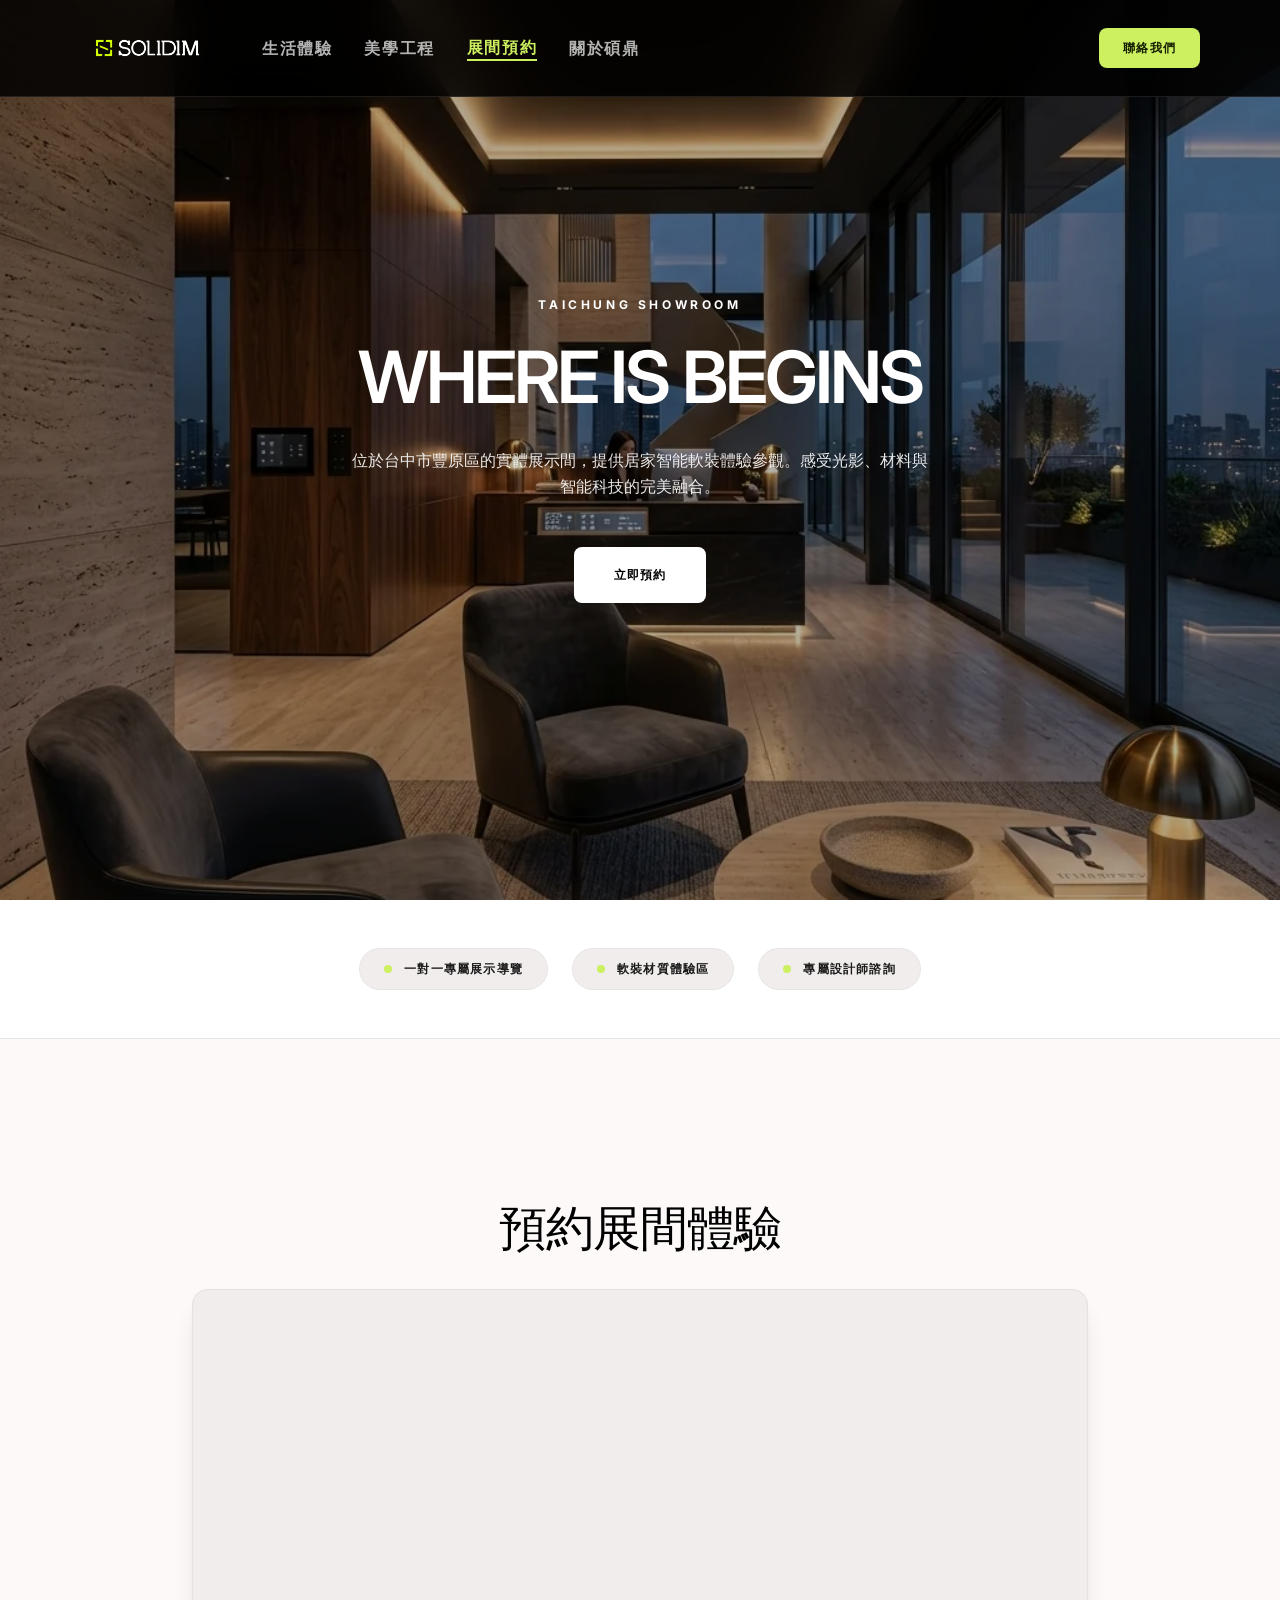
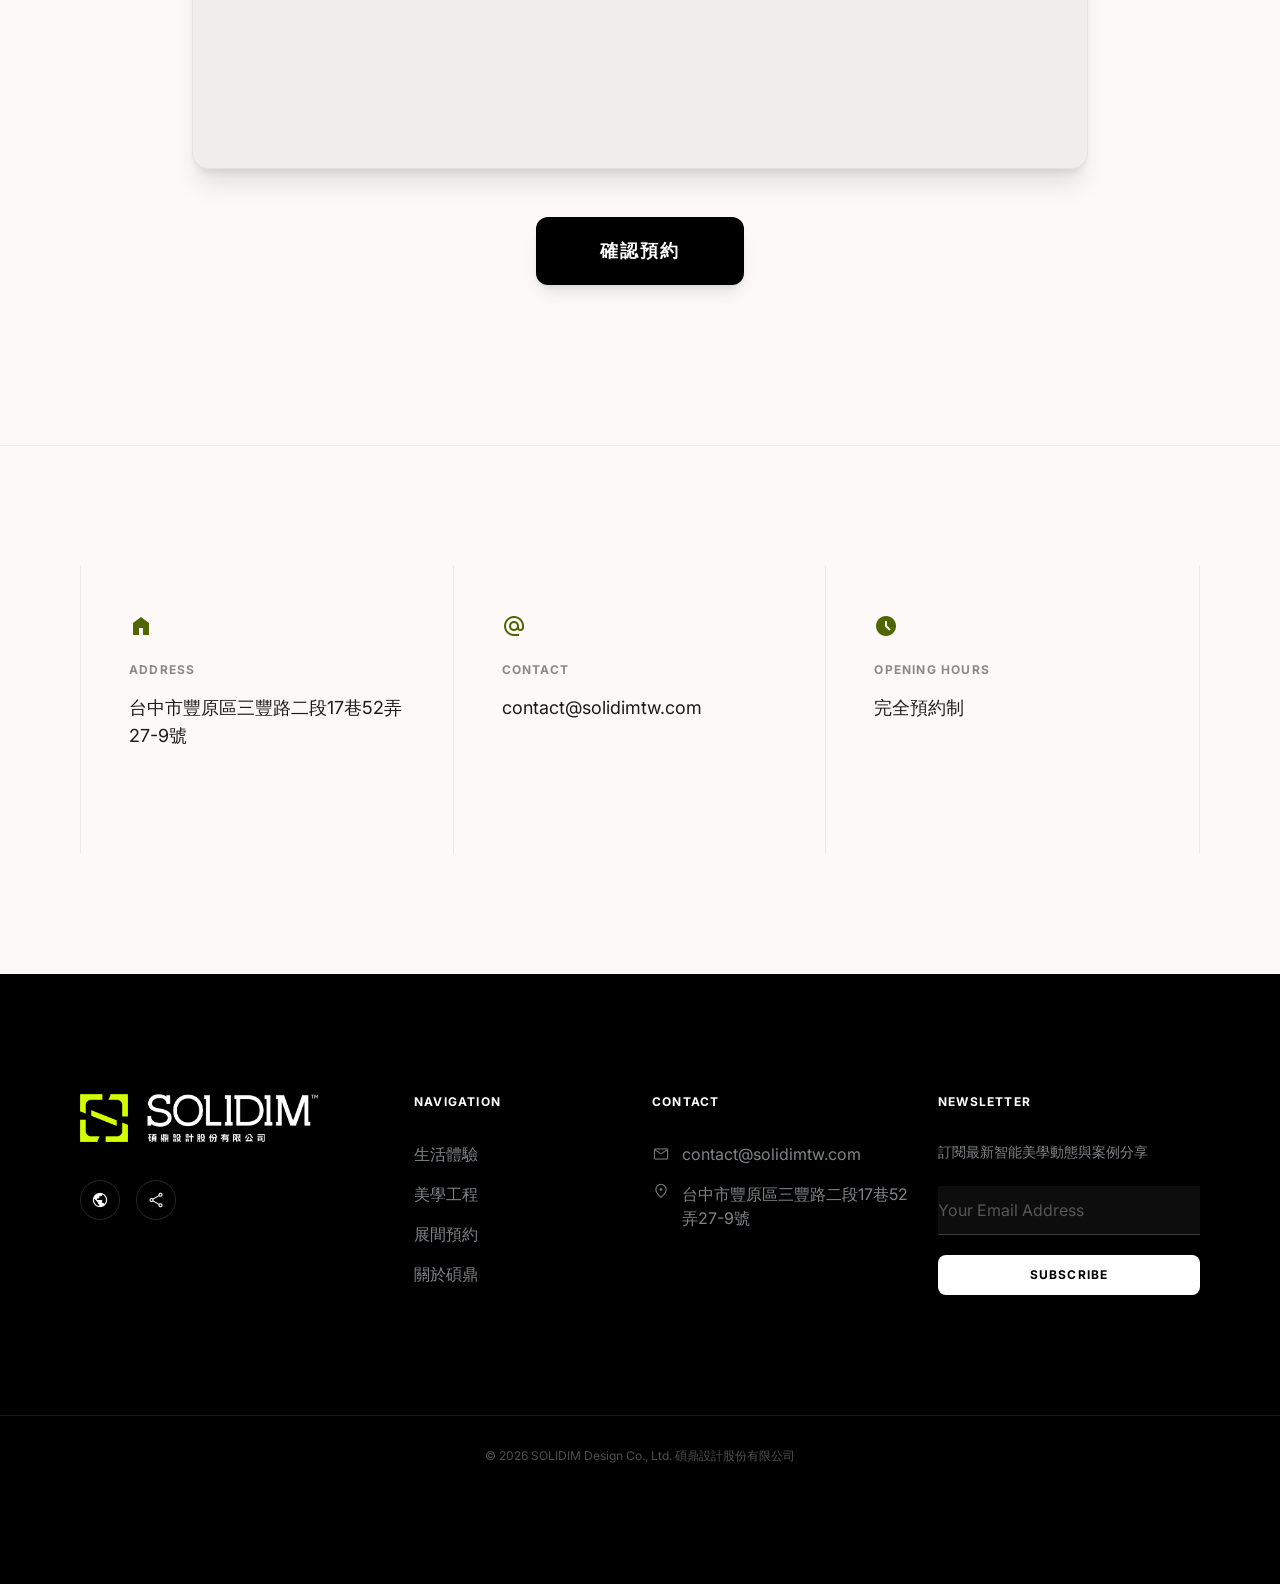
<file: contact.html>
<!DOCTYPE html>

<html class="light" lang="zh-TW">

<head>
    <!-- Resource Hints & Preconnect for Fast Font Loading -->
    <link rel="preconnect" href="https://fonts.googleapis.com" />
    <link rel="preconnect" href="https://fonts.gstatic.com" crossorigin />
    <!-- Non-blocking Asynchronous Google Fonts Loading -->
    <link rel="preconnect" href="https://fonts.googleapis.com" />
    <link rel="preconnect" href="https://fonts.gstatic.com" crossorigin />
    <link rel="stylesheet" href="https://fonts.googleapis.com/css2?family=Inter:wght@300;400;500;600;700&display=swap" media="print" onload="this.media='all'" />
    <link rel="stylesheet" href="https://fonts.googleapis.com/css2?family=Material+Symbols+Outlined:wght,FILL@100..700,0..1&display=swap" media="print" onload="this.media='all'" />
    <noscript>
        <link rel="stylesheet" href="https://fonts.googleapis.com/css2?family=Inter:wght@300;400;500;600;700&display=swap" />
        <link rel="stylesheet" href="https://fonts.googleapis.com/css2?family=Material+Symbols+Outlined:wght,FILL@100..700,0..1&display=swap" />
    </noscript>
    <!-- Preload Critical LCP Hero Image -->
    <link rel="preload" as="image" href="assets/showroom_hero_bg_mobile.webp" media="(max-width: 767px)" fetchpriority="high" />
    <link rel="preload" as="image" href="assets/showroom_hero_bg.webp" media="(min-width: 768px)" fetchpriority="high" />
    <!-- Compiled Static Production Tailwind CSS -->
    <!-- Production Critical Minified Tailwind CSS (Inlined for Zero-Latency FCP) -->
    <style>
*,:after,:before{--tw-border-spacing-x:0;--tw-border-spacing-y:0;--tw-translate-x:0;--tw-translate-y:0;--tw-rotate:0;--tw-skew-x:0;--tw-skew-y:0;--tw-scale-x:1;--tw-scale-y:1;--tw-pan-x: ;--tw-pan-y: ;--tw-pinch-zoom: ;--tw-scroll-snap-strictness:proximity;--tw-gradient-from-position: ;--tw-gradient-via-position: ;--tw-gradient-to-position: ;--tw-ordinal: ;--tw-slashed-zero: ;--tw-numeric-figure: ;--tw-numeric-spacing: ;--tw-numeric-fraction: ;--tw-ring-inset: ;--tw-ring-offset-width:0px;--tw-ring-offset-color:#fff;--tw-ring-color:rgba(59,130,246,.5);--tw-ring-offset-shadow:0 0 #0000;--tw-ring-shadow:0 0 #0000;--tw-shadow:0 0 #0000;--tw-shadow-colored:0 0 #0000;--tw-blur: ;--tw-brightness: ;--tw-contrast: ;--tw-grayscale: ;--tw-hue-rotate: ;--tw-invert: ;--tw-saturate: ;--tw-sepia: ;--tw-drop-shadow: ;--tw-backdrop-blur: ;--tw-backdrop-brightness: ;--tw-backdrop-contrast: ;--tw-backdrop-grayscale: ;--tw-backdrop-hue-rotate: ;--tw-backdrop-invert: ;--tw-backdrop-opacity: ;--tw-backdrop-saturate: ;--tw-backdrop-sepia: ;--tw-contain-size: ;--tw-contain-layout: ;--tw-contain-paint: ;--tw-contain-style: }::backdrop{--tw-border-spacing-x:0;--tw-border-spacing-y:0;--tw-translate-x:0;--tw-translate-y:0;--tw-rotate:0;--tw-skew-x:0;--tw-skew-y:0;--tw-scale-x:1;--tw-scale-y:1;--tw-pan-x: ;--tw-pan-y: ;--tw-pinch-zoom: ;--tw-scroll-snap-strictness:proximity;--tw-gradient-from-position: ;--tw-gradient-via-position: ;--tw-gradient-to-position: ;--tw-ordinal: ;--tw-slashed-zero: ;--tw-numeric-figure: ;--tw-numeric-spacing: ;--tw-numeric-fraction: ;--tw-ring-inset: ;--tw-ring-offset-width:0px;--tw-ring-offset-color:#fff;--tw-ring-color:rgba(59,130,246,.5);--tw-ring-offset-shadow:0 0 #0000;--tw-ring-shadow:0 0 #0000;--tw-shadow:0 0 #0000;--tw-shadow-colored:0 0 #0000;--tw-blur: ;--tw-brightness: ;--tw-contrast: ;--tw-grayscale: ;--tw-hue-rotate: ;--tw-invert: ;--tw-saturate: ;--tw-sepia: ;--tw-drop-shadow: ;--tw-backdrop-blur: ;--tw-backdrop-brightness: ;--tw-backdrop-contrast: ;--tw-backdrop-grayscale: ;--tw-backdrop-hue-rotate: ;--tw-backdrop-invert: ;--tw-backdrop-opacity: ;--tw-backdrop-saturate: ;--tw-backdrop-sepia: ;--tw-contain-size: ;--tw-contain-layout: ;--tw-contain-paint: ;--tw-contain-style: }/*! tailwindcss v3.4.17 | MIT License | https://tailwindcss.com*/*,:after,:before{border:0 solid #e5e7eb;box-sizing:border-box}:after,:before{--tw-content:""}:host,html{line-height:1.5;-webkit-text-size-adjust:100%;font-family:ui-sans-serif,system-ui,sans-serif,Apple Color Emoji,Segoe UI Emoji,Segoe UI Symbol,Noto Color Emoji;font-feature-settings:normal;font-variation-settings:normal;-moz-tab-size:4;-o-tab-size:4;tab-size:4;-webkit-tap-highlight-color:transparent}body{line-height:inherit;margin:0}hr{border-top-width:1px;color:inherit;height:0}abbr:where([title]){-webkit-text-decoration:underline dotted;text-decoration:underline dotted}h1,h2,h3,h4,h5,h6{font-size:inherit;font-weight:inherit}a{color:inherit;text-decoration:inherit}b,strong{font-weight:bolder}code,kbd,pre,samp{font-family:ui-monospace,SFMono-Regular,Menlo,Monaco,Consolas,Liberation Mono,Courier New,monospace;font-feature-settings:normal;font-size:1em;font-variation-settings:normal}small{font-size:80%}sub,sup{font-size:75%;line-height:0;position:relative;vertical-align:baseline}sub{bottom:-.25em}sup{top:-.5em}table{border-collapse:collapse;border-color:inherit;text-indent:0}button,input,optgroup,select,textarea{color:inherit;font-family:inherit;font-feature-settings:inherit;font-size:100%;font-variation-settings:inherit;font-weight:inherit;letter-spacing:inherit;line-height:inherit;margin:0;padding:0}button,select{text-transform:none}button,input:where([type=button]),input:where([type=reset]),input:where([type=submit]){-webkit-appearance:button;background-color:transparent;background-image:none}:-moz-focusring{outline:auto}:-moz-ui-invalid{box-shadow:none}progress{vertical-align:baseline}::-webkit-inner-spin-button,::-webkit-outer-spin-button{height:auto}[type=search]{-webkit-appearance:textfield;outline-offset:-2px}::-webkit-search-decoration{-webkit-appearance:none}::-webkit-file-upload-button{-webkit-appearance:button;font:inherit}summary{display:list-item}blockquote,dd,dl,figure,h1,h2,h3,h4,h5,h6,hr,p,pre{margin:0}fieldset{margin:0}fieldset,legend{padding:0}menu,ol,ul{list-style:none;margin:0;padding:0}dialog{padding:0}textarea{resize:vertical}input::-moz-placeholder,textarea::-moz-placeholder{color:#9ca3af;opacity:1}input::placeholder,textarea::placeholder{color:#9ca3af;opacity:1}[role=button],button{cursor:pointer}:disabled{cursor:default}audio,canvas,embed,iframe,img,object,svg,video{display:block;vertical-align:middle}img,video{height:auto;max-width:100%}[hidden]:where(:not([hidden=until-found])){display:none}.pointer-events-none{pointer-events:none}.fixed{position:fixed}.absolute{position:absolute}.relative{position:relative}.inset-0{inset:0}.bottom-10{bottom:2.5rem}.left-0{left:0}.left-1\/2{left:50%}.right-0{right:0}.top-0{top:0}.z-0{z-index:0}.z-10{z-index:10}.z-20{z-index:20}.z-50{z-index:50}.col-span-12{grid-column:span 12/span 12}.mx-auto{margin-left:auto;margin-right:auto}.mb-1{margin-bottom:.25rem}.mb-12{margin-bottom:3rem}.mb-16{margin-bottom:4rem}.mb-2{margin-bottom:.5rem}.mb-20{margin-bottom:5rem}.mb-24{margin-bottom:6rem}.mb-4{margin-bottom:1rem}.mb-6{margin-bottom:1.5rem}.mb-8{margin-bottom:2rem}.mt-0\.5{margin-top:.125rem}.mt-2{margin-top:.5rem}.mt-4{margin-top:1rem}.mt-8{margin-top:2rem}.mt-section-v-space-md{margin-top:120px}.block{display:block}.inline-block{display:inline-block}.flex{display:flex}.inline-flex{display:inline-flex}.grid{display:grid}.hidden{display:none}.aspect-\[4\/5\]{aspect-ratio:4/5}.h-10{height:2.5rem}.h-16{height:4rem}.h-2{height:.5rem}.h-8{height:2rem}.h-80{height:20rem}.h-\[400px\]{height:400px}.h-\[460px\]{height:460px}.h-\[480px\]{height:480px}.h-full{height:100%}.h-screen{height:100vh}.min-h-\[800px\]{min-height:800px}.min-h-screen{min-height:100vh}.w-10{width:2.5rem}.w-16{width:4rem}.w-2{width:.5rem}.w-\[85\%\]{width:85%}.w-auto{width:auto}.w-full{width:100%}.max-w-2xl{max-width:42rem}.max-w-3xl{max-width:48rem}.max-w-4xl{max-width:56rem}.max-w-lg{max-width:32rem}.max-w-max-width{max-width:1440px}.max-w-sm{max-width:24rem}.max-w-xl{max-width:36rem}.flex-shrink-0{flex-shrink:0}.-translate-x-1\/2{--tw-translate-x:-50%}.-translate-x-1\/2,.translate-x-full{transform:translate(var(--tw-translate-x),var(--tw-translate-y)) rotate(var(--tw-rotate)) skewX(var(--tw-skew-x)) skewY(var(--tw-skew-y)) scaleX(var(--tw-scale-x)) scaleY(var(--tw-scale-y))}.translate-x-full{--tw-translate-x:100%}.translate-y-0{--tw-translate-y:0px}.translate-y-0,.translate-y-10{transform:translate(var(--tw-translate-x),var(--tw-translate-y)) rotate(var(--tw-rotate)) skewX(var(--tw-skew-x)) skewY(var(--tw-skew-y)) scaleX(var(--tw-scale-x)) scaleY(var(--tw-scale-y))}.translate-y-10{--tw-translate-y:2.5rem}.transform{transform:translate(var(--tw-translate-x),var(--tw-translate-y)) rotate(var(--tw-rotate)) skewX(var(--tw-skew-x)) skewY(var(--tw-skew-y)) scaleX(var(--tw-scale-x)) scaleY(var(--tw-scale-y))}@keyframes bounce{0%,to{animation-timing-function:cubic-bezier(.8,0,1,1);transform:translateY(-25%)}50%{animation-timing-function:cubic-bezier(0,0,.2,1);transform:none}}.animate-bounce{animation:bounce 1s infinite}@keyframes pulse{50%{opacity:.5}}.animate-pulse{animation:pulse 2s cubic-bezier(.4,0,.6,1) infinite}.grid-cols-1{grid-template-columns:repeat(1,minmax(0,1fr))}.grid-cols-12{grid-template-columns:repeat(12,minmax(0,1fr))}.flex-col{flex-direction:column}.flex-wrap{flex-wrap:wrap}.items-start{align-items:flex-start}.items-center{align-items:center}.justify-center{justify-content:center}.justify-between{justify-content:space-between}.gap-0{gap:0}.gap-12{gap:3rem}.gap-2{gap:.5rem}.gap-3{gap:.75rem}.gap-4{gap:1rem}.gap-6{gap:1.5rem}.gap-8{gap:2rem}.gap-gutter{gap:24px}.space-y-12>:not([hidden])~:not([hidden]){--tw-space-y-reverse:0;margin-bottom:calc(3rem*var(--tw-space-y-reverse));margin-top:calc(3rem*(1 - var(--tw-space-y-reverse)))}.space-y-4>:not([hidden])~:not([hidden]){--tw-space-y-reverse:0;margin-bottom:calc(1rem*var(--tw-space-y-reverse));margin-top:calc(1rem*(1 - var(--tw-space-y-reverse)))}.space-y-5>:not([hidden])~:not([hidden]){--tw-space-y-reverse:0;margin-bottom:calc(1.25rem*var(--tw-space-y-reverse));margin-top:calc(1.25rem*(1 - var(--tw-space-y-reverse)))}.space-y-6>:not([hidden])~:not([hidden]){--tw-space-y-reverse:0;margin-bottom:calc(1.5rem*var(--tw-space-y-reverse));margin-top:calc(1.5rem*(1 - var(--tw-space-y-reverse)))}.space-y-8>:not([hidden])~:not([hidden]){--tw-space-y-reverse:0;margin-bottom:calc(2rem*var(--tw-space-y-reverse));margin-top:calc(2rem*(1 - var(--tw-space-y-reverse)))}.overflow-hidden{overflow:hidden}.overflow-x-auto{overflow-x:auto}.overflow-x-hidden{overflow-x:hidden}.whitespace-nowrap{white-space:nowrap}.rounded-2xl{border-radius:1rem}.rounded-3xl{border-radius:1.5rem}.rounded-full{border-radius:9999px}.rounded-lg{border-radius:.5rem}.rounded-xl{border-radius:.75rem}.border{border-width:1px}.border-0{border-width:0}.border-b{border-bottom-width:1px}.border-b-2{border-bottom-width:2px}.border-l{border-left-width:1px}.border-l-2{border-left-width:2px}.border-r{border-right-width:1px}.border-t{border-top-width:1px}.border-outline-variant\/20{border-color:hsla(165,3%,77%,.2)}.border-outline-variant\/30{border-color:hsla(165,3%,77%,.3)}.border-primary{--tw-border-opacity:1;border-color:rgb(0 0 0/var(--tw-border-opacity,1))}.border-primary\/10{border-color:rgba(0,0,0,.1)}.border-primary\/20{border-color:rgba(0,0,0,.2)}.border-secondary-fixed{--tw-border-opacity:1;border-color:rgb(204 240 95/var(--tw-border-opacity,1))}.border-secondary-fixed\/40{border-color:rgba(204,240,95,.4)}.border-white{--tw-border-opacity:1;border-color:rgb(255 255 255/var(--tw-border-opacity,1))}.border-white\/10{border-color:hsla(0,0%,100%,.1)}.border-white\/15{border-color:hsla(0,0%,100%,.15)}.border-white\/20{border-color:hsla(0,0%,100%,.2)}.border-white\/30{border-color:hsla(0,0%,100%,.3)}.bg-\[\#0a0c0e\]{--tw-bg-opacity:1;background-color:rgb(10 12 14/var(--tw-bg-opacity,1))}.bg-background{--tw-bg-opacity:1;background-color:rgb(252 249 248/var(--tw-bg-opacity,1))}.bg-black\/20{background-color:rgba(0,0,0,.2)}.bg-black\/30{background-color:rgba(0,0,0,.3)}.bg-black\/40{background-color:rgba(0,0,0,.4)}.bg-black\/80{background-color:rgba(0,0,0,.8)}.bg-primary{--tw-bg-opacity:1;background-color:rgb(0 0 0/var(--tw-bg-opacity,1))}.bg-secondary-fixed{--tw-bg-opacity:1;background-color:rgb(204 240 95/var(--tw-bg-opacity,1))}.bg-secondary-fixed\/20{background-color:rgba(204,240,95,.2)}.bg-surface-container{--tw-bg-opacity:1;background-color:rgb(240 237 236/var(--tw-bg-opacity,1))}.bg-surface-container-low{--tw-bg-opacity:1;background-color:rgb(246 243 242/var(--tw-bg-opacity,1))}.bg-tertiary{--tw-bg-opacity:1;background-color:rgb(0 0 0/var(--tw-bg-opacity,1))}.bg-transparent{background-color:transparent}.bg-white{--tw-bg-opacity:1;background-color:rgb(255 255 255/var(--tw-bg-opacity,1))}.bg-white\/10{background-color:hsla(0,0%,100%,.1)}.bg-white\/20{background-color:hsla(0,0%,100%,.2)}.bg-white\/5{background-color:hsla(0,0%,100%,.05)}.bg-\[radial-gradient\(circle_at_50\%_50\%\2c _\#ccf05f_0\%\2c _transparent_70\%\)\]{background-image:radial-gradient(circle at 50% 50%,#ccf05f 0,transparent 70%)}.bg-gradient-to-r{background-image:linear-gradient(to right,var(--tw-gradient-stops))}.bg-gradient-to-t{background-image:linear-gradient(to top,var(--tw-gradient-stops))}.from-black\/80{--tw-gradient-from:rgba(0,0,0,.8) var(--tw-gradient-from-position);--tw-gradient-to:transparent var(--tw-gradient-to-position);--tw-gradient-stops:var(--tw-gradient-from),var(--tw-gradient-to)}.from-black\/95{--tw-gradient-from:rgba(0,0,0,.95) var(--tw-gradient-from-position);--tw-gradient-to:transparent var(--tw-gradient-to-position);--tw-gradient-stops:var(--tw-gradient-from),var(--tw-gradient-to)}.via-black\/40{--tw-gradient-to:transparent var(--tw-gradient-to-position);--tw-gradient-stops:var(--tw-gradient-from),rgba(0,0,0,.4) var(--tw-gradient-via-position),var(--tw-gradient-to)}.via-black\/70{--tw-gradient-to:transparent var(--tw-gradient-to-position);--tw-gradient-stops:var(--tw-gradient-from),rgba(0,0,0,.7) var(--tw-gradient-via-position),var(--tw-gradient-to)}.to-black\/30{--tw-gradient-to:rgba(0,0,0,.3) var(--tw-gradient-to-position)}.to-transparent{--tw-gradient-to:transparent var(--tw-gradient-to-position)}.object-contain{-o-object-fit:contain;object-fit:contain}.object-cover{-o-object-fit:cover;object-fit:cover}.p-10{padding:2.5rem}.p-12{padding:3rem}.p-2{padding:.5rem}.p-6{padding:1.5rem}.p-8{padding:2rem}.px-10{padding-left:2.5rem;padding-right:2.5rem}.px-12{padding-left:3rem;padding-right:3rem}.px-16{padding-left:4rem;padding-right:4rem}.px-3{padding-left:.75rem;padding-right:.75rem}.px-3\.5{padding-left:.875rem;padding-right:.875rem}.px-4{padding-left:1rem;padding-right:1rem}.px-6{padding-left:1.5rem;padding-right:1.5rem}.px-8{padding-left:2rem;padding-right:2rem}.px-margin-desktop{padding-left:80px;padding-right:80px}.px-margin-mobile{padding-left:24px;padding-right:24px}.py-1{padding-bottom:.25rem;padding-top:.25rem}.py-1\.5{padding-bottom:.375rem;padding-top:.375rem}.py-12{padding-bottom:3rem;padding-top:3rem}.py-2{padding-bottom:.5rem;padding-top:.5rem}.py-3{padding-bottom:.75rem;padding-top:.75rem}.py-4{padding-bottom:1rem;padding-top:1rem}.py-5{padding-bottom:1.25rem;padding-top:1.25rem}.py-6{padding-bottom:1.5rem;padding-top:1.5rem}.py-8{padding-bottom:2rem;padding-top:2rem}.py-section-v-space-lg{padding-bottom:160px;padding-top:160px}.py-section-v-space-md{padding-bottom:120px;padding-top:120px}.pb-6{padding-bottom:1.5rem}.pl-4{padding-left:1rem}.pt-24{padding-top:6rem}.pt-4{padding-top:1rem}.pt-6{padding-top:1.5rem}.pt-8{padding-top:2rem}.text-center{text-align:center}.font-body-md,.font-display-xl,.font-display-xl-mobile,.font-headline-lg,.font-headline-lg-mobile,.font-label-caps{font-family:Inter}.font-mono{font-family:ui-monospace,SFMono-Regular,Menlo,Monaco,Consolas,Liberation Mono,Courier New,monospace}.text-2xl{font-size:1.5rem;line-height:2rem}.text-3xl{font-size:1.875rem;line-height:2.25rem}.text-4xl{font-size:2.25rem;line-height:2.5rem}.text-\[10px\]{font-size:10px}.text-\[16px\]{font-size:16px}.text-\[18px\]{font-size:18px}.text-\[19px\]{font-size:19px}.text-base{font-size:1rem;line-height:1.5rem}.text-body-md{font-size:16px;font-weight:400;letter-spacing:0;line-height:1.6}.text-display-xl{font-size:72px}.text-display-xl,.text-display-xl-mobile{font-weight:600;letter-spacing:-.04em;line-height:1.1}.text-display-xl-mobile{font-size:48px}.text-headline-lg{font-size:48px}.text-headline-lg,.text-headline-lg-mobile{font-weight:500;letter-spacing:-.02em;line-height:1.2}.text-headline-lg-mobile{font-size:32px}.text-label-caps{font-size:12px;font-weight:700;letter-spacing:.1em;line-height:16px}.text-lg{font-size:1.125rem;line-height:1.75rem}.text-sm{font-size:.875rem;line-height:1.25rem}.text-xl{font-size:1.25rem;line-height:1.75rem}.text-xs{font-size:.75rem;line-height:1rem}.font-bold{font-weight:700}.font-light{font-weight:300}.font-medium{font-weight:500}.font-semibold{font-weight:600}.uppercase{text-transform:uppercase}.leading-none{line-height:1}.leading-relaxed{line-height:1.625}.leading-tight{line-height:1.25}.tracking-\[0\.2em\]{letter-spacing:.2em}.tracking-\[0\.3em\]{letter-spacing:.3em}.tracking-tight{letter-spacing:-.025em}.tracking-tighter{letter-spacing:-.05em}.tracking-wide{letter-spacing:.025em}.tracking-wider{letter-spacing:.05em}.tracking-widest{letter-spacing:.1em}.text-black{--tw-text-opacity:1;color:rgb(0 0 0/var(--tw-text-opacity,1))}.text-on-background{--tw-text-opacity:1;color:rgb(28 27 27/var(--tw-text-opacity,1))}.text-on-primary{--tw-text-opacity:1;color:rgb(255 255 255/var(--tw-text-opacity,1))}.text-on-secondary-fixed{--tw-text-opacity:1;color:rgb(22 30 0/var(--tw-text-opacity,1))}.text-on-surface{--tw-text-opacity:1;color:rgb(28 27 27/var(--tw-text-opacity,1))}.text-on-surface-variant{--tw-text-opacity:1;color:rgb(67 72 71/var(--tw-text-opacity,1))}.text-on-tertiary{--tw-text-opacity:1;color:rgb(255 255 255/var(--tw-text-opacity,1))}.text-on-tertiary-container{--tw-text-opacity:1;color:rgb(129 132 135/var(--tw-text-opacity,1))}.text-outline{--tw-text-opacity:1;color:rgb(115 120 119/var(--tw-text-opacity,1))}.text-primary{--tw-text-opacity:1;color:rgb(0 0 0/var(--tw-text-opacity,1))}.text-secondary{--tw-text-opacity:1;color:rgb(80 102 0/var(--tw-text-opacity,1))}.text-secondary-fixed{--tw-text-opacity:1;color:rgb(204 240 95/var(--tw-text-opacity,1))}.text-secondary-fixed-dim{--tw-text-opacity:1;color:rgb(177 212 70/var(--tw-text-opacity,1))}.text-white{--tw-text-opacity:1;color:rgb(255 255 255/var(--tw-text-opacity,1))}.text-white\/40{color:hsla(0,0%,100%,.4)}.text-white\/60{color:hsla(0,0%,100%,.6)}.text-white\/70{color:hsla(0,0%,100%,.7)}.text-white\/80{color:hsla(0,0%,100%,.8)}.text-white\/85{color:hsla(0,0%,100%,.85)}.text-white\/90{color:hsla(0,0%,100%,.9)}.opacity-0{opacity:0}.opacity-10{opacity:.1}.opacity-100{opacity:1}.opacity-5{opacity:.05}.opacity-50{opacity:.5}.opacity-60{opacity:.6}.opacity-90{opacity:.9}.shadow-2xl{--tw-shadow:0 25px 50px -12px rgba(0,0,0,.25);--tw-shadow-colored:0 25px 50px -12px var(--tw-shadow-color)}.shadow-2xl,.shadow-lg{box-shadow:var(--tw-ring-offset-shadow,0 0 #0000),var(--tw-ring-shadow,0 0 #0000),var(--tw-shadow)}.shadow-lg{--tw-shadow:0 10px 15px -3px rgba(0,0,0,.1),0 4px 6px -4px rgba(0,0,0,.1);--tw-shadow-colored:0 10px 15px -3px var(--tw-shadow-color),0 4px 6px -4px var(--tw-shadow-color)}.shadow-md{--tw-shadow:0 4px 6px -1px rgba(0,0,0,.1),0 2px 4px -2px rgba(0,0,0,.1);--tw-shadow-colored:0 4px 6px -1px var(--tw-shadow-color),0 2px 4px -2px var(--tw-shadow-color)}.shadow-md,.shadow-sm{box-shadow:var(--tw-ring-offset-shadow,0 0 #0000),var(--tw-ring-shadow,0 0 #0000),var(--tw-shadow)}.shadow-sm{--tw-shadow:0 1px 2px 0 rgba(0,0,0,.05);--tw-shadow-colored:0 1px 2px 0 var(--tw-shadow-color)}.shadow-xl{--tw-shadow:0 20px 25px -5px rgba(0,0,0,.1),0 8px 10px -6px rgba(0,0,0,.1);--tw-shadow-colored:0 20px 25px -5px var(--tw-shadow-color),0 8px 10px -6px var(--tw-shadow-color);box-shadow:var(--tw-ring-offset-shadow,0 0 #0000),var(--tw-ring-shadow,0 0 #0000),var(--tw-shadow)}.outline{outline-style:solid}.blur{--tw-blur:blur(8px)}.blur,.drop-shadow-lg{filter:var(--tw-blur) var(--tw-brightness) var(--tw-contrast) var(--tw-grayscale) var(--tw-hue-rotate) var(--tw-invert) var(--tw-saturate) var(--tw-sepia) var(--tw-drop-shadow)}.drop-shadow-lg{--tw-drop-shadow:drop-shadow(0 10px 8px rgba(0,0,0,.04)) drop-shadow(0 4px 3px rgba(0,0,0,.1))}.filter{filter:var(--tw-blur) var(--tw-brightness) var(--tw-contrast) var(--tw-grayscale) var(--tw-hue-rotate) var(--tw-invert) var(--tw-saturate) var(--tw-sepia) var(--tw-drop-shadow)}.backdrop-blur-\[2px\]{--tw-backdrop-blur:blur(2px)}.backdrop-blur-\[2px\],.backdrop-blur-md{-webkit-backdrop-filter:var(--tw-backdrop-blur) var(--tw-backdrop-brightness) var(--tw-backdrop-contrast) var(--tw-backdrop-grayscale) var(--tw-backdrop-hue-rotate) var(--tw-backdrop-invert) var(--tw-backdrop-opacity) var(--tw-backdrop-saturate) var(--tw-backdrop-sepia);backdrop-filter:var(--tw-backdrop-blur) var(--tw-backdrop-brightness) var(--tw-backdrop-contrast) var(--tw-backdrop-grayscale) var(--tw-backdrop-hue-rotate) var(--tw-backdrop-invert) var(--tw-backdrop-opacity) var(--tw-backdrop-saturate) var(--tw-backdrop-sepia)}.backdrop-blur-md{--tw-backdrop-blur:blur(12px)}.backdrop-filter{-webkit-backdrop-filter:var(--tw-backdrop-blur) var(--tw-backdrop-brightness) var(--tw-backdrop-contrast) var(--tw-backdrop-grayscale) var(--tw-backdrop-hue-rotate) var(--tw-backdrop-invert) var(--tw-backdrop-opacity) var(--tw-backdrop-saturate) var(--tw-backdrop-sepia);backdrop-filter:var(--tw-backdrop-blur) var(--tw-backdrop-brightness) var(--tw-backdrop-contrast) var(--tw-backdrop-grayscale) var(--tw-backdrop-hue-rotate) var(--tw-backdrop-invert) var(--tw-backdrop-opacity) var(--tw-backdrop-saturate) var(--tw-backdrop-sepia)}.transition{transition-duration:.15s;transition-property:color,background-color,border-color,text-decoration-color,fill,stroke,opacity,box-shadow,transform,filter,-webkit-backdrop-filter;transition-property:color,background-color,border-color,text-decoration-color,fill,stroke,opacity,box-shadow,transform,filter,backdrop-filter;transition-property:color,background-color,border-color,text-decoration-color,fill,stroke,opacity,box-shadow,transform,filter,backdrop-filter,-webkit-backdrop-filter;transition-timing-function:cubic-bezier(.4,0,.2,1)}.transition-all{transition-duration:.15s;transition-property:all;transition-timing-function:cubic-bezier(.4,0,.2,1)}.transition-colors{transition-duration:.15s;transition-property:color,background-color,border-color,text-decoration-color,fill,stroke;transition-timing-function:cubic-bezier(.4,0,.2,1)}.transition-opacity{transition-duration:.15s;transition-property:opacity;transition-timing-function:cubic-bezier(.4,0,.2,1)}.transition-transform{transition-duration:.15s;transition-property:transform;transition-timing-function:cubic-bezier(.4,0,.2,1)}.duration-1000{transition-duration:1s}.duration-300{transition-duration:.3s}.duration-500{transition-duration:.5s}.duration-700{transition-duration:.7s}.ease-out{transition-timing-function:cubic-bezier(0,0,.2,1)}.selection\:bg-secondary-fixed ::-moz-selection{--tw-bg-opacity:1;background-color:rgb(204 240 95/var(--tw-bg-opacity,1))}.selection\:bg-secondary-fixed ::selection{--tw-bg-opacity:1;background-color:rgb(204 240 95/var(--tw-bg-opacity,1))}.selection\:text-on-secondary-fixed ::-moz-selection{--tw-text-opacity:1;color:rgb(22 30 0/var(--tw-text-opacity,1))}.selection\:text-on-secondary-fixed ::selection{--tw-text-opacity:1;color:rgb(22 30 0/var(--tw-text-opacity,1))}.selection\:bg-secondary-fixed::-moz-selection{--tw-bg-opacity:1;background-color:rgb(204 240 95/var(--tw-bg-opacity,1))}.selection\:bg-secondary-fixed::selection{--tw-bg-opacity:1;background-color:rgb(204 240 95/var(--tw-bg-opacity,1))}.selection\:text-on-secondary-fixed::-moz-selection{--tw-text-opacity:1;color:rgb(22 30 0/var(--tw-text-opacity,1))}.selection\:text-on-secondary-fixed::selection{--tw-text-opacity:1;color:rgb(22 30 0/var(--tw-text-opacity,1))}.placeholder\:text-white\/30::-moz-placeholder{color:hsla(0,0%,100%,.3)}.placeholder\:text-white\/30::placeholder{color:hsla(0,0%,100%,.3)}.hover\:-translate-y-2:hover{--tw-translate-y:-0.5rem}.hover\:-translate-y-2:hover,.hover\:scale-105:hover{transform:translate(var(--tw-translate-x),var(--tw-translate-y)) rotate(var(--tw-rotate)) skewX(var(--tw-skew-x)) skewY(var(--tw-skew-y)) scaleX(var(--tw-scale-x)) scaleY(var(--tw-scale-y))}.hover\:scale-105:hover{--tw-scale-x:1.05;--tw-scale-y:1.05}.hover\:border-secondary-fixed:hover{--tw-border-opacity:1;border-color:rgb(204 240 95/var(--tw-border-opacity,1))}.hover\:border-secondary-fixed-dim:hover{--tw-border-opacity:1;border-color:rgb(177 212 70/var(--tw-border-opacity,1))}.hover\:bg-primary:hover{--tw-bg-opacity:1;background-color:rgb(0 0 0/var(--tw-bg-opacity,1))}.hover\:bg-secondary-container:hover,.hover\:bg-secondary-fixed:hover{--tw-bg-opacity:1;background-color:rgb(204 240 95/var(--tw-bg-opacity,1))}.hover\:bg-surface-container-low:hover{--tw-bg-opacity:1;background-color:rgb(246 243 242/var(--tw-bg-opacity,1))}.hover\:bg-white:hover{--tw-bg-opacity:1;background-color:rgb(255 255 255/var(--tw-bg-opacity,1))}.hover\:bg-white\/10:hover{background-color:hsla(0,0%,100%,.1)}.hover\:text-on-secondary-container:hover{--tw-text-opacity:1;color:rgb(86 109 0/var(--tw-text-opacity,1))}.hover\:text-on-secondary-fixed:hover{--tw-text-opacity:1;color:rgb(22 30 0/var(--tw-text-opacity,1))}.hover\:text-primary:hover{--tw-text-opacity:1;color:rgb(0 0 0/var(--tw-text-opacity,1))}.hover\:text-secondary-fixed:hover{--tw-text-opacity:1;color:rgb(204 240 95/var(--tw-text-opacity,1))}.hover\:text-white:hover{--tw-text-opacity:1;color:rgb(255 255 255/var(--tw-text-opacity,1))}.hover\:shadow-xl:hover{--tw-shadow:0 20px 25px -5px rgba(0,0,0,.1),0 8px 10px -6px rgba(0,0,0,.1);--tw-shadow-colored:0 20px 25px -5px var(--tw-shadow-color),0 8px 10px -6px var(--tw-shadow-color);box-shadow:var(--tw-ring-offset-shadow,0 0 #0000),var(--tw-ring-shadow,0 0 #0000),var(--tw-shadow)}.focus\:border-secondary:focus{--tw-border-opacity:1;border-color:rgb(80 102 0/var(--tw-border-opacity,1))}.focus\:outline-none:focus{outline:2px solid transparent;outline-offset:2px}.focus\:ring-0:focus{--tw-ring-offset-shadow:var(--tw-ring-inset) 0 0 0 var(--tw-ring-offset-width) var(--tw-ring-offset-color);--tw-ring-shadow:var(--tw-ring-inset) 0 0 0 calc(var(--tw-ring-offset-width)) var(--tw-ring-color);box-shadow:var(--tw-ring-offset-shadow),var(--tw-ring-shadow),var(--tw-shadow,0 0 #0000)}.active\:scale-95:active{--tw-scale-x:.95;--tw-scale-y:.95}.active\:scale-95:active,.group:hover .group-hover\:rotate-12{transform:translate(var(--tw-translate-x),var(--tw-translate-y)) rotate(var(--tw-rotate)) skewX(var(--tw-skew-x)) skewY(var(--tw-skew-y)) scaleX(var(--tw-scale-x)) scaleY(var(--tw-scale-y))}.group:hover .group-hover\:rotate-12{--tw-rotate:12deg}.group:hover .group-hover\:scale-105{--tw-scale-x:1.05;--tw-scale-y:1.05}.group:hover .group-hover\:scale-105,.group:hover .group-hover\:scale-110{transform:translate(var(--tw-translate-x),var(--tw-translate-y)) rotate(var(--tw-rotate)) skewX(var(--tw-skew-x)) skewY(var(--tw-skew-y)) scaleX(var(--tw-scale-x)) scaleY(var(--tw-scale-y))}.group:hover .group-hover\:scale-110{--tw-scale-x:1.1;--tw-scale-y:1.1}.group:hover .group-hover\:bg-secondary-fixed{--tw-bg-opacity:1;background-color:rgb(204 240 95/var(--tw-bg-opacity,1))}.group:hover .group-hover\:text-secondary-fixed-dim{--tw-text-opacity:1;color:rgb(177 212 70/var(--tw-text-opacity,1))}.group:hover .group-hover\:opacity-100{opacity:1}@media (min-width:640px){.sm\:flex-row{flex-direction:row}}@media (min-width:768px){.md\:col-span-6{grid-column:span 6/span 6}.md\:inline-block{display:inline-block}.md\:flex{display:flex}.md\:hidden{display:none}.md\:h-12{height:3rem}.md\:h-\[480px\]{height:480px}.md\:w-auto{width:auto}.md\:grid-cols-3{grid-template-columns:repeat(3,minmax(0,1fr))}.md\:grid-cols-4{grid-template-columns:repeat(4,minmax(0,1fr))}.md\:gap-12{gap:3rem}.md\:p-12{padding:3rem}.md\:px-0{padding-left:0;padding-right:0}.md\:px-margin-desktop{padding-left:80px;padding-right:80px}.md\:pl-12{padding-left:3rem}.md\:text-left{text-align:left}.md\:font-display-xl,.md\:font-headline-lg{font-family:Inter}.md\:text-2xl{font-size:1.5rem;line-height:2rem}.md\:text-5xl{font-size:3rem;line-height:1}.md\:text-\[18px\]{font-size:18px}.md\:text-base{font-size:1rem;line-height:1.5rem}.md\:text-display-xl{font-size:72px;font-weight:600;letter-spacing:-.04em;line-height:1.1}.md\:text-headline-lg{font-size:48px;font-weight:500;letter-spacing:-.02em;line-height:1.2}.md\:text-lg{font-size:1.125rem;line-height:1.75rem}}@media (min-width:1024px){.lg\:sticky{position:sticky}.lg\:top-28{top:7rem}.lg\:col-span-5{grid-column:span 5/span 5}.lg\:col-span-7{grid-column:span 7/span 7}.lg\:h-12{height:3rem}.lg\:grid-cols-12{grid-template-columns:repeat(12,minmax(0,1fr))}.lg\:gap-10{gap:2.5rem}.lg\:gap-16{gap:4rem}.lg\:gap-6{gap:1.5rem}.lg\:text-6xl{font-size:3.75rem;line-height:1}.lg\:text-base{font-size:1rem;line-height:1.5rem}}@media (min-width:1280px){.xl\:gap-12{gap:3rem}.xl\:gap-8{gap:2rem}}
    </style>
    <!-- Google Tag (gtag.js) - Deferred Loading for Ultra Fast LCP -->
    <script>
      window.dataLayer = window.dataLayer || [];
      function gtag(){dataLayer.push(arguments);}
      gtag('js', new Date());

      function loadGA() {
        if (window.gaLoaded) return;
        window.gaLoaded = true;
        var script = document.createElement('script');
        script.async = true;
        script.src = 'https://www.googletagmanager.com/gtag/js?id=G-XB00GYHWM3';
        document.head.appendChild(script);
        gtag('config', 'G-XB00GYHWM3');
      }
      if (document.readyState === 'complete') {
        setTimeout(loadGA, 2500);
      } else {
        window.addEventListener('load', function() { setTimeout(loadGA, 2500); });
      }
      window.addEventListener('scroll', loadGA, { once: true, passive: true });
      window.addEventListener('touchstart', loadGA, { once: true, passive: true });
    </script>
    <meta charset="utf-8" />
    <meta content="width=device-width, initial-scale=1.0" name="viewport" />
    <title>SOLIDIM | 實體展間 - 頂級智慧家居體驗</title>
    
    
    
    
    
    <style>
        .material-symbols-outlined {
            font-variation-settings: 'FILL' 0, 'wght' 300, 'GRAD' 0, 'opsz' 24;
        }

        .glass-panel {
            backdrop-filter: blur(24px);
            background: rgba(0, 0, 0, 0.85);
            border-bottom: 1px solid rgba(255, 255, 255, 0.1);
        }

        .input-underline {
            border: none;
            border-bottom: 1px solid #000101;
            background: transparent;
            border-radius: 0;
            padding-left: 0;
            padding-right: 0;
        }

        .input-underline:focus {
            outline: none;
            box-shadow: none;
            border-bottom-color: #ccf05f;
        }

        .arch-map {
            background-image: radial-gradient(circle at 2px 2px, rgba(0, 0, 0, 0.05) 1px, transparent 0);
            background-size: 24px 24px;
        }

        .nav-item-active {
            border-bottom: 2px solid #506600;
        }
    </style>
</head>

<body class="bg-background text-on-surface font-body-md overflow-x-hidden">
    <nav
        class="fixed top-0 w-full z-50 glass-panel border-b border-white/10 transition-all duration-300">
        <div
            class="max-w-max-width mx-auto flex justify-between items-center px-margin-mobile md:px-margin-desktop py-6">
            <div class="flex items-center gap-6 lg:gap-10 xl:gap-12">
                <a class="flex items-center" href="index.html"><img loading="lazy" decoding="async" alt="SOLIDIM"
                        class="h-10 lg:h-12 w-auto object-contain flex-shrink-0" src="assets/logo_white.webp"
                        style="aspect-ratio: 1024/367;" width="1024" height="367" /></a>
                <div
                    class="hidden md:flex items-center gap-4 lg:gap-6 xl:gap-8 font-label-caps text-sm lg:text-base font-bold uppercase tracking-widest">
                    <a class="text-white/70 hover:text-secondary-fixed transition-colors duration-300"
                        href="experience.html">生活體驗</a>
                    <a class="text-white/70 hover:text-secondary-fixed transition-colors duration-300"
                        href="aesthetic.html">美學工程</a>
                    <a class="text-secondary-fixed border-b-2 border-secondary-fixed font-bold transition-colors duration-300"
                        href="contact.html">展間預約</a>
                    <a class="text-white/70 hover:text-secondary-fixed transition-colors duration-300"
                        href="index.html#foundation">關於碩鼎</a>
                </div>
            </div>
            <div class="flex items-center gap-4">
                <a href="https://lin.ee/QswAnln" target="_blank" rel="noopener noreferrer" class="hidden md:inline-block bg-secondary-fixed text-on-secondary-fixed px-6 py-3 rounded-lg font-label-caps text-label-caps uppercase tracking-widest hover:bg-white hover:text-primary transition-all duration-300 active:scale-95 text-center">
                    聯絡我們
                </a>
                <button id="mobile-menu-toggle" aria-label="Toggle Menu" class="md:hidden text-white hover:text-secondary-fixed focus:outline-none p-2 flex items-center justify-center transition-colors">
                    <span class="material-symbols-outlined text-3xl">menu</span>
                </button>
            </div>
        </div>
    </nav>

    <!-- Mobile Drawer Navigation Menu -->
    <div id="mobile-menu-drawer" class="fixed inset-0 z-50 pointer-events-none opacity-0 transition-opacity duration-300">
        <!-- Backdrop Overlay -->
        <div id="mobile-menu-backdrop" class="absolute inset-0 bg-black/80 backdrop-blur-md"></div>
        
        <!-- Slide-out Drawer Panel -->
        <div id="mobile-menu-panel" class="absolute top-0 right-0 w-[85%] max-w-sm h-full bg-[#0a0c0e] border-l border-white/10 p-8 flex flex-col justify-between transform translate-x-full transition-transform duration-300 ease-out shadow-2xl">
            <div>
                <!-- Drawer Header -->
                <div class="flex items-center justify-between pb-6 border-b border-white/10">
                    <a href="index.html" class="inline-block">
                        <img width="753" height="152" loading="lazy" decoding="async" alt="SOLIDIM" class="h-8 w-auto object-contain" src="assets/logo_footer_green.webp" />
                    </a>
                    <button id="mobile-menu-close" aria-label="Close Menu" class="text-white/70 hover:text-white p-2 rounded-full hover:bg-white/10 transition-colors">
                        <span class="material-symbols-outlined text-2xl">close</span>
                    </button>
                </div>
                
                <!-- Navigation Links List with Icons -->
                <div class="py-8 space-y-6">
                    <a href="experience.html" class="flex items-center gap-4 text-lg font-medium tracking-wider text-white/80 hover:text-secondary-fixed transition-colors py-2 group">
                        <span class="material-symbols-outlined text-secondary-fixed group-hover:scale-110 transition-transform">home_app_logo</span>
                        <span>生活體驗</span>
                    </a>
                    <a href="aesthetic.html" class="flex items-center gap-4 text-lg font-medium tracking-wider text-white/80 hover:text-secondary-fixed transition-colors py-2 group">
                        <span class="material-symbols-outlined text-secondary-fixed group-hover:scale-110 transition-transform">architecture</span>
                        <span>美學工程</span>
                    </a>
                    <a href="contact.html" class="flex items-center gap-4 text-lg font-medium tracking-wider text-secondary-fixed py-2 group">
                        <span class="material-symbols-outlined text-secondary-fixed group-hover:scale-110 transition-transform">calendar_month</span>
                        <span class="font-bold">展間預約</span>
                    </a>
                    <a href="index.html#foundation" class="flex items-center gap-4 text-lg font-medium tracking-wider text-white/80 hover:text-secondary-fixed transition-colors py-2 group">
                        <span class="material-symbols-outlined text-secondary-fixed group-hover:scale-110 transition-transform">info</span>
                        <span>關於碩鼎</span>
                    </a>
                </div>
            </div>

            <!-- Drawer Footer / CTA -->
            <div class="pt-6 border-t border-white/10 space-y-6">
                <a href="https://lin.ee/QswAnln" target="_blank" rel="noopener noreferrer" class="w-full bg-secondary-fixed text-on-secondary-fixed py-4 rounded-xl font-bold uppercase tracking-widest text-center block hover:bg-white transition-all shadow-lg active:scale-95">
                    聯絡我們
                </a>
                <p class="text-center text-xs text-white/40 font-mono">
                    © 2026 SOLIDIM Design Co., Ltd.
                </p>
            </div>
        </div>
    </div>
    <!-- Hero Section -->
    <section class="relative h-screen w-full flex items-center justify-center overflow-hidden">
        <div class="absolute inset-0 z-0">
            <picture>
                <source media="(max-width: 767px)" srcset="assets/showroom_hero_bg_mobile.webp" />
                <img fetchpriority="high" decoding="async" alt="Luxury Showroom Interior" class="w-full h-full object-cover" src="assets/showroom_hero_bg.webp" width="1920" height="1080" />
            </picture>
            <div class="absolute inset-0 bg-black/30"></div>
        </div>
        <div class="relative z-10 text-center px-margin-mobile md:px-0 max-w-4xl">
            <p class="font-label-caps text-label-caps tracking-[0.3em] text-white mb-6 uppercase">Taichung Showroom</p>
            <h1
                class="font-display-xl-mobile md:font-display-xl text-display-xl-mobile md:text-display-xl text-white mb-8">
                WHERE IS BEGINS</h1>
            <p class="font-body-md text-body-md text-white/90 mb-12 max-w-xl mx-auto">
                位於台中市豐原區的實體展示間，提供居家智能軟裝體驗參觀。感受光影、材料與智能科技的完美融合。</p>
            <a class="inline-block bg-white text-primary px-10 py-5 rounded-lg font-label-caps text-label-caps uppercase tracking-widest hover:bg-secondary-container hover:text-on-secondary-container transition-all duration-500"
                href="https://lin.ee/QswAnln" target="_blank" rel="noopener noreferrer">
                立即預約
            </a>
        </div>
    </section>
    <!-- Experience Highlights -->
    <section class="py-12 bg-white border-b border-primary/10 overflow-x-auto whitespace-nowrap">
        <div class="max-w-max-width mx-auto px-margin-desktop flex items-center justify-center gap-6">
            <div
                class="flex items-center gap-3 px-6 py-3 bg-surface-container rounded-full border border-outline-variant/20">
                <div class="w-2 h-2 rounded-full bg-secondary-fixed"></div>
                <span class="font-label-caps text-label-caps">一對一專屬展示導覽</span>
            </div>
            <div
                class="flex items-center gap-3 px-6 py-3 bg-surface-container rounded-full border border-outline-variant/20">
                <div class="w-2 h-2 rounded-full bg-secondary-fixed"></div>
                <span class="font-label-caps text-label-caps">軟裝材質體驗區</span>
            </div>
            <div
                class="flex items-center gap-3 px-6 py-3 bg-surface-container rounded-full border border-outline-variant/20">
                <div class="w-2 h-2 rounded-full bg-secondary-fixed"></div>
                <span class="font-label-caps text-label-caps">專屬設計師諮詢</span>
            </div>
        </div>
    </section>
    <!-- Booking Section -->
    <section class="py-section-v-space-lg px-margin-mobile md:px-margin-desktop max-w-max-width mx-auto" id="booking">
        <div class="max-w-4xl mx-auto space-y-8 text-center">
            <h2 class="font-headline-lg-mobile md:font-headline-lg text-headline-lg-mobile md:text-headline-lg text-primary font-bold">
                預約展間體驗
            </h2>
            
            <!-- Map -->
            <div class="w-full h-[400px] md:h-[480px] bg-surface-container rounded-2xl relative overflow-hidden border border-outline-variant/30 shadow-xl group">
                <iframe 
                    src="https://www.google.com/maps/embed?pb=!1m18!1m12!1m3!1d3637.333869188855!2d120.71536687454798!3d24.26506647832273!2m3!1f0!2f0!3f0!3m2!1i1024!2i768!4f13.1!3m3!1m2!1s0x34691b7207b5cb8d%3A0xf21d9c703eb5d8e1!2z56Kp6byO6Kit6KiIIFNvbGlkaW0gRGVzaWduIOaZuuiDvUFJ!5e0!3m2!1szh-TW!2stw!4v1784865174541!5m2!1szh-TW!2stw" 
                    class="w-full h-full border-0 filter contrast-105 opacity-90 group-hover:opacity-100 transition-opacity duration-300" 
                    allowfullscreen="" 
                    loading="lazy"
                    referrerpolicy="strict-origin-when-cross-origin">
                </iframe>
            </div>

            <!-- Confirm Reservation Button -->
            <div class="pt-4 flex justify-center">
                <a href="https://lin.ee/QswAnln" target="_blank" rel="noopener noreferrer" 
                    class="w-full md:w-auto px-16 py-5 bg-primary text-on-primary hover:bg-secondary-fixed hover:text-on-secondary-fixed rounded-xl font-label-caps text-label-caps uppercase tracking-widest transition-all duration-300 shadow-lg active:scale-95 text-lg font-bold inline-block text-center">
                    確認預約
                </a>
            </div>
        </div>
    </section>
    <!-- Info Grid -->
    <section class="py-section-v-space-md border-t border-outline-variant/30 px-margin-desktop max-w-max-width mx-auto">
        <div class="grid grid-cols-1 md:grid-cols-3 gap-0 border-l border-r border-outline-variant/30">
            <div
                class="p-12 border-r border-outline-variant/30 flex flex-col justify-between hover:bg-surface-container-low transition-colors group">
                <div>
                    <span class="material-symbols-outlined text-secondary mb-6 block"
                        style="font-variation-settings: 'FILL' 1;">home</span>
                    <h3 class="font-label-caps text-label-caps mb-4 uppercase opacity-50">Address</h3>
                    <p class="text-lg">台中市豐原區三豐路二段17巷52弄27-9號</p>
                </div>
                <span
                    class="material-symbols-outlined opacity-0 group-hover:opacity-100 transition-opacity mt-8">arrow_forward</span>
            </div>
            <div
                class="p-12 border-r border-outline-variant/30 flex flex-col justify-between hover:bg-surface-container-low transition-colors group">
                <div>
                    <span class="material-symbols-outlined text-secondary mb-6 block"
                        style="font-variation-settings: 'FILL' 1;">alternate_email</span>
                    <h3 class="font-label-caps text-label-caps mb-4 uppercase opacity-50">Contact</h3>
                    <p class="text-lg">contact@solidimtw.com</p>
                </div>
                <span
                    class="material-symbols-outlined opacity-0 group-hover:opacity-100 transition-opacity mt-8">arrow_forward</span>
            </div>
            <div class="p-12 flex flex-col justify-between hover:bg-surface-container-low transition-colors group">
                <div>
                    <span class="material-symbols-outlined text-secondary mb-6 block"
                        style="font-variation-settings: 'FILL' 1;">schedule</span>
                    <h3 class="font-label-caps text-label-caps mb-4 uppercase opacity-50">Opening Hours</h3>
                    <p class="text-lg">完全預約制</p>
                </div>
                <span
                    class="material-symbols-outlined opacity-0 group-hover:opacity-100 transition-opacity mt-8">arrow_forward</span>
            </div>
        </div>
    </section>
    <!-- Premium Footer -->
    <footer class="bg-tertiary py-section-v-space-md text-on-tertiary">
        <div class="max-w-max-width mx-auto px-margin-desktop grid grid-cols-1 md:grid-cols-4 gap-gutter">
            <!-- Brand Column -->
            <div class="space-y-8">
                <div>
                    <a href="index.html" class="inline-block">
                        <img width="753" height="152" loading="lazy" decoding="async" alt="SOLIDIM" class="h-10 md:h-12 w-auto object-contain" src="assets/logo_footer_green.webp" />
                    </a>
                </div>
                <div class="flex gap-4">
                    <a class="w-10 h-10 rounded-full border border-outline-variant/20 flex items-center justify-center hover:bg-white/10 transition-all text-white"
                        href="#"><span class="material-symbols-outlined text-[18px]">public</span></a>
                    <a class="w-10 h-10 rounded-full border border-outline-variant/20 flex items-center justify-center hover:bg-white/10 transition-all text-white"
                        href="#"><span class="material-symbols-outlined text-[18px]">share</span></a>
                </div>
            </div>
            <!-- Navigation Column -->
            <div class="md:pl-12">
                <h5 class="font-label-caps text-label-caps text-white mb-8 tracking-widest uppercase">Navigation</h5>
                <ul class="space-y-4 font-body-md">
                    <li><a class="text-on-tertiary-container hover:text-secondary-fixed transition-colors" href="experience.html">生活體驗</a></li>
                    <li><a class="text-on-tertiary-container hover:text-secondary-fixed transition-colors" href="aesthetic.html">美學工程</a></li>
                    <li><a class="text-on-tertiary-container hover:text-secondary-fixed transition-colors" href="contact.html">展間預約</a></li>
                    <li><a class="text-on-tertiary-container hover:text-secondary-fixed transition-colors" href="index.html#foundation">關於碩鼎</a></li>
                </ul>
            </div>
            <!-- Contact Column -->
            <div>
                <h5 class="font-label-caps text-label-caps text-white mb-8 tracking-widest uppercase">Contact</h5>
                <ul class="space-y-4 font-body-md">
                    <li class="flex items-center gap-3">
                        <span class="material-symbols-outlined text-outline text-[18px]">mail</span>
                        <span class="text-on-tertiary-container">contact@solidimtw.com</span>
                    </li>
                    <li class="flex items-start gap-3">
                        <span class="material-symbols-outlined text-outline text-[18px]">location_on</span>
                        <span class="text-on-tertiary-container">台中市豐原區三豐路二段17巷52弄27-9號</span>
                    </li>
                </ul>
            </div>
            <!-- Newsletter Column -->
            <div>
                <h5 class="font-label-caps text-label-caps text-white mb-8 tracking-widest uppercase">Newsletter</h5>
                <p class="text-on-tertiary-container mb-6 text-sm">訂閱最新智能美學動態與案例分享</p>
                <form class="flex flex-col gap-3">
                    <input
                        class="bg-white/5 border-0 border-b border-white/20 text-white placeholder:text-white/30 focus:ring-0 focus:border-secondary transition-all py-3"
                        placeholder="Your Email Address" type="email" />
                    <button
                        class="bg-white text-primary px-6 py-3 rounded-lg font-label-caps text-label-caps hover:bg-secondary-fixed transition-all mt-2">SUBSCRIBE</button>
                </form>
            </div>
        </div>
        <div
            class="max-w-max-width mx-auto px-margin-desktop mt-section-v-space-md pt-8 border-t border-white/10 text-center">
            <p class="text-on-tertiary-container text-xs opacity-60">
                © 2026 SOLIDIM Design Co., Ltd. 碩鼎設計股份有限公司
            </p>
        </div>
    </footer>
    <script>
        // Micro-interactions for form inputs
        document.querySelectorAll('input, textarea, select').forEach(element => {
            element.addEventListener('focus', () => {
                element.parentElement.querySelector('label').style.opacity = '1';
                element.parentElement.querySelector('label').style.color = '#506600';
            });
            element.addEventListener('blur', () => {
                if (!element.value) {
                    element.parentElement.querySelector('label').style.opacity = '0.5';
                    element.parentElement.querySelector('label').style.color = '';
                }
            });
        });

        // Smooth scroll
        document.querySelectorAll('a[href^="#"]').forEach(anchor => {
            anchor.addEventListener('click', function (e) {
                e.preventDefault();
                document.querySelector(this.getAttribute('href')).scrollIntoView({
                    behavior: 'smooth'
                });
            });
        });

        // Mobile Navigation Drawer Toggle
        document.addEventListener('DOMContentLoaded', () => {
            const toggleBtn = document.getElementById('mobile-menu-toggle');
            const closeBtn = document.getElementById('mobile-menu-close');
            const drawer = document.getElementById('mobile-menu-drawer');
            const backdrop = document.getElementById('mobile-menu-backdrop');
            const panel = document.getElementById('mobile-menu-panel');

            function openMenu() {
                if (!drawer || !panel) return;
                drawer.classList.remove('pointer-events-none', 'opacity-0');
                panel.classList.remove('translate-x-full');
                document.body.style.overflow = 'hidden';
            }

            function closeMenu() {
                if (!drawer || !panel) return;
                drawer.classList.add('opacity-0');
                panel.classList.add('translate-x-full');
                setTimeout(() => {
                    drawer.classList.add('pointer-events-none');
                    document.body.style.overflow = '';
                }, 300);
            }

            if (toggleBtn) toggleBtn.addEventListener('click', openMenu);
            if (closeBtn) closeBtn.addEventListener('click', closeMenu);
            if (backdrop) backdrop.addEventListener('click', closeMenu);

            drawer?.querySelectorAll('a').forEach(link => {
                link.addEventListener('click', closeMenu);
            });
        });

        // Navbar scroll effect
        window.addEventListener('scroll', () => {
            const nav = document.querySelector('nav');
            if (window.scrollY > 50) {
                nav.classList.add('shadow-sm');
            } else {
                nav.classList.remove('shadow-sm');
            }
        });
    </script>
</body>

</html>
</file>
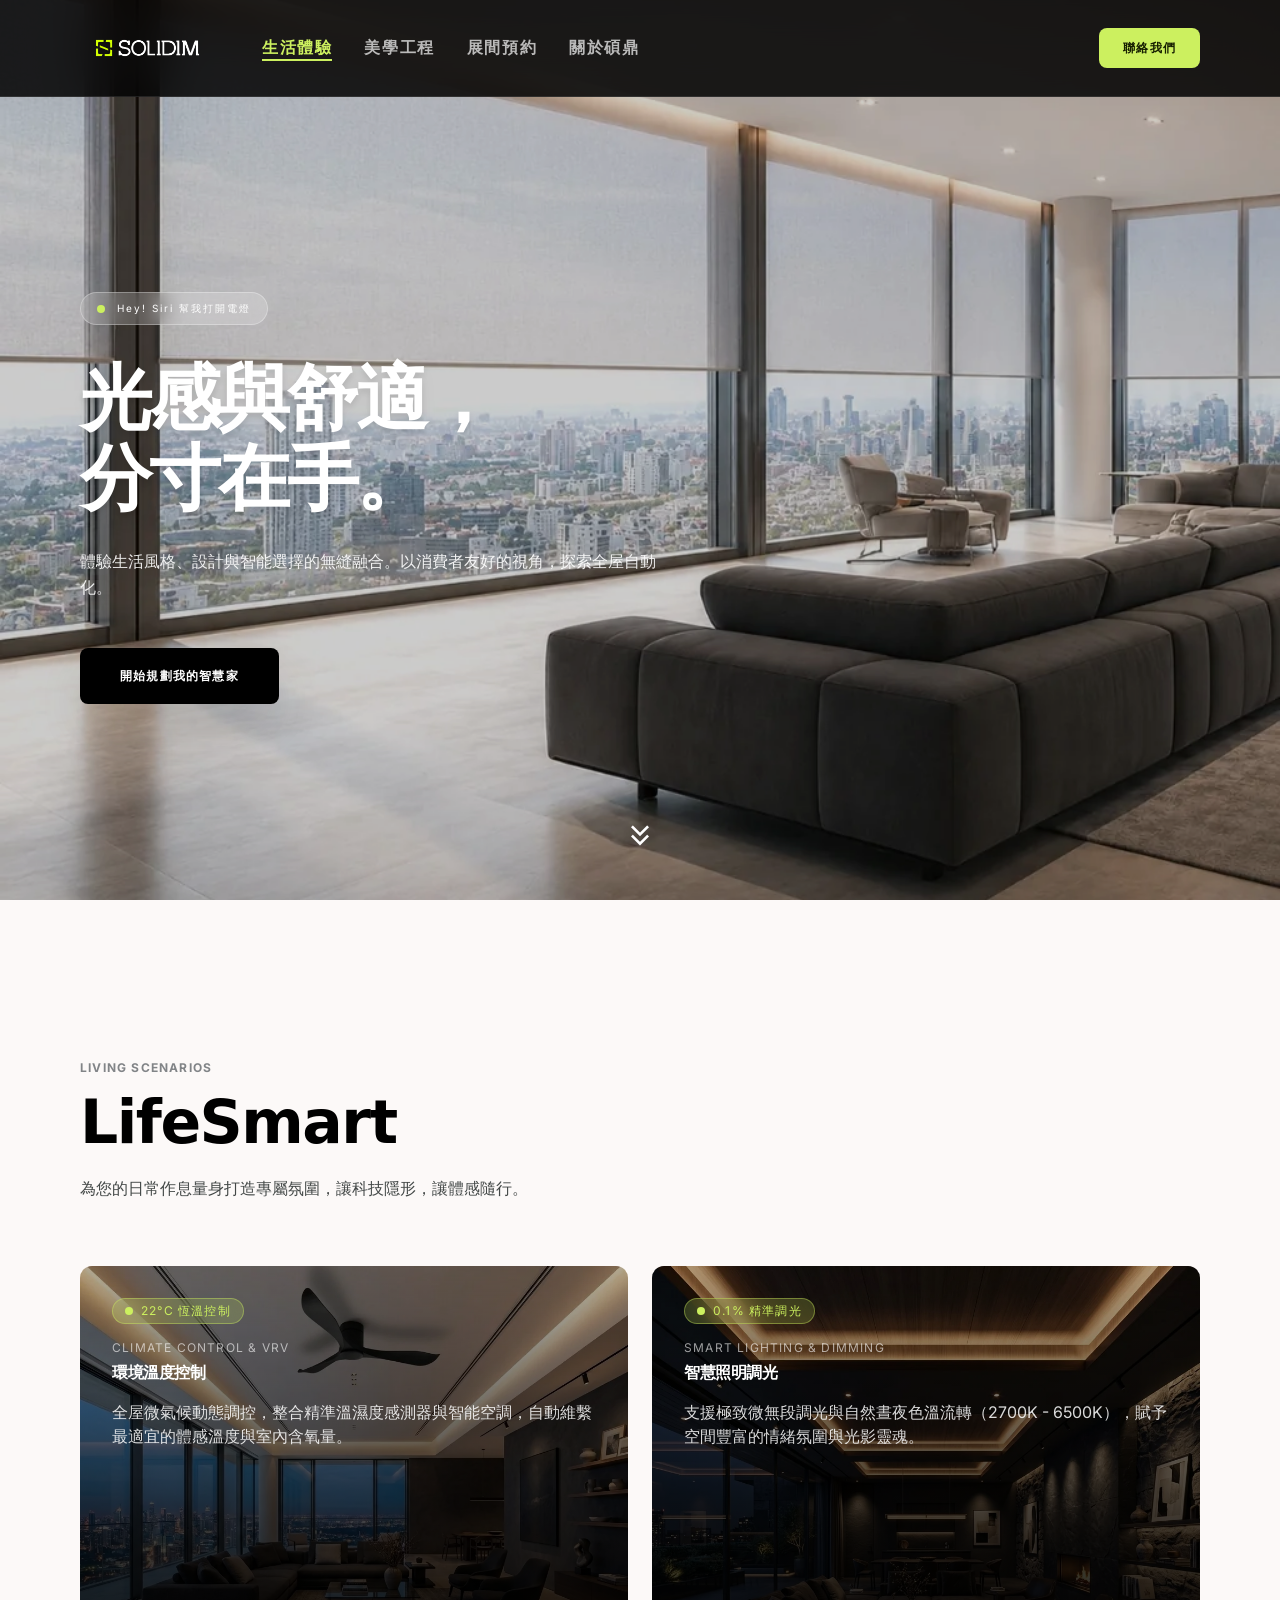
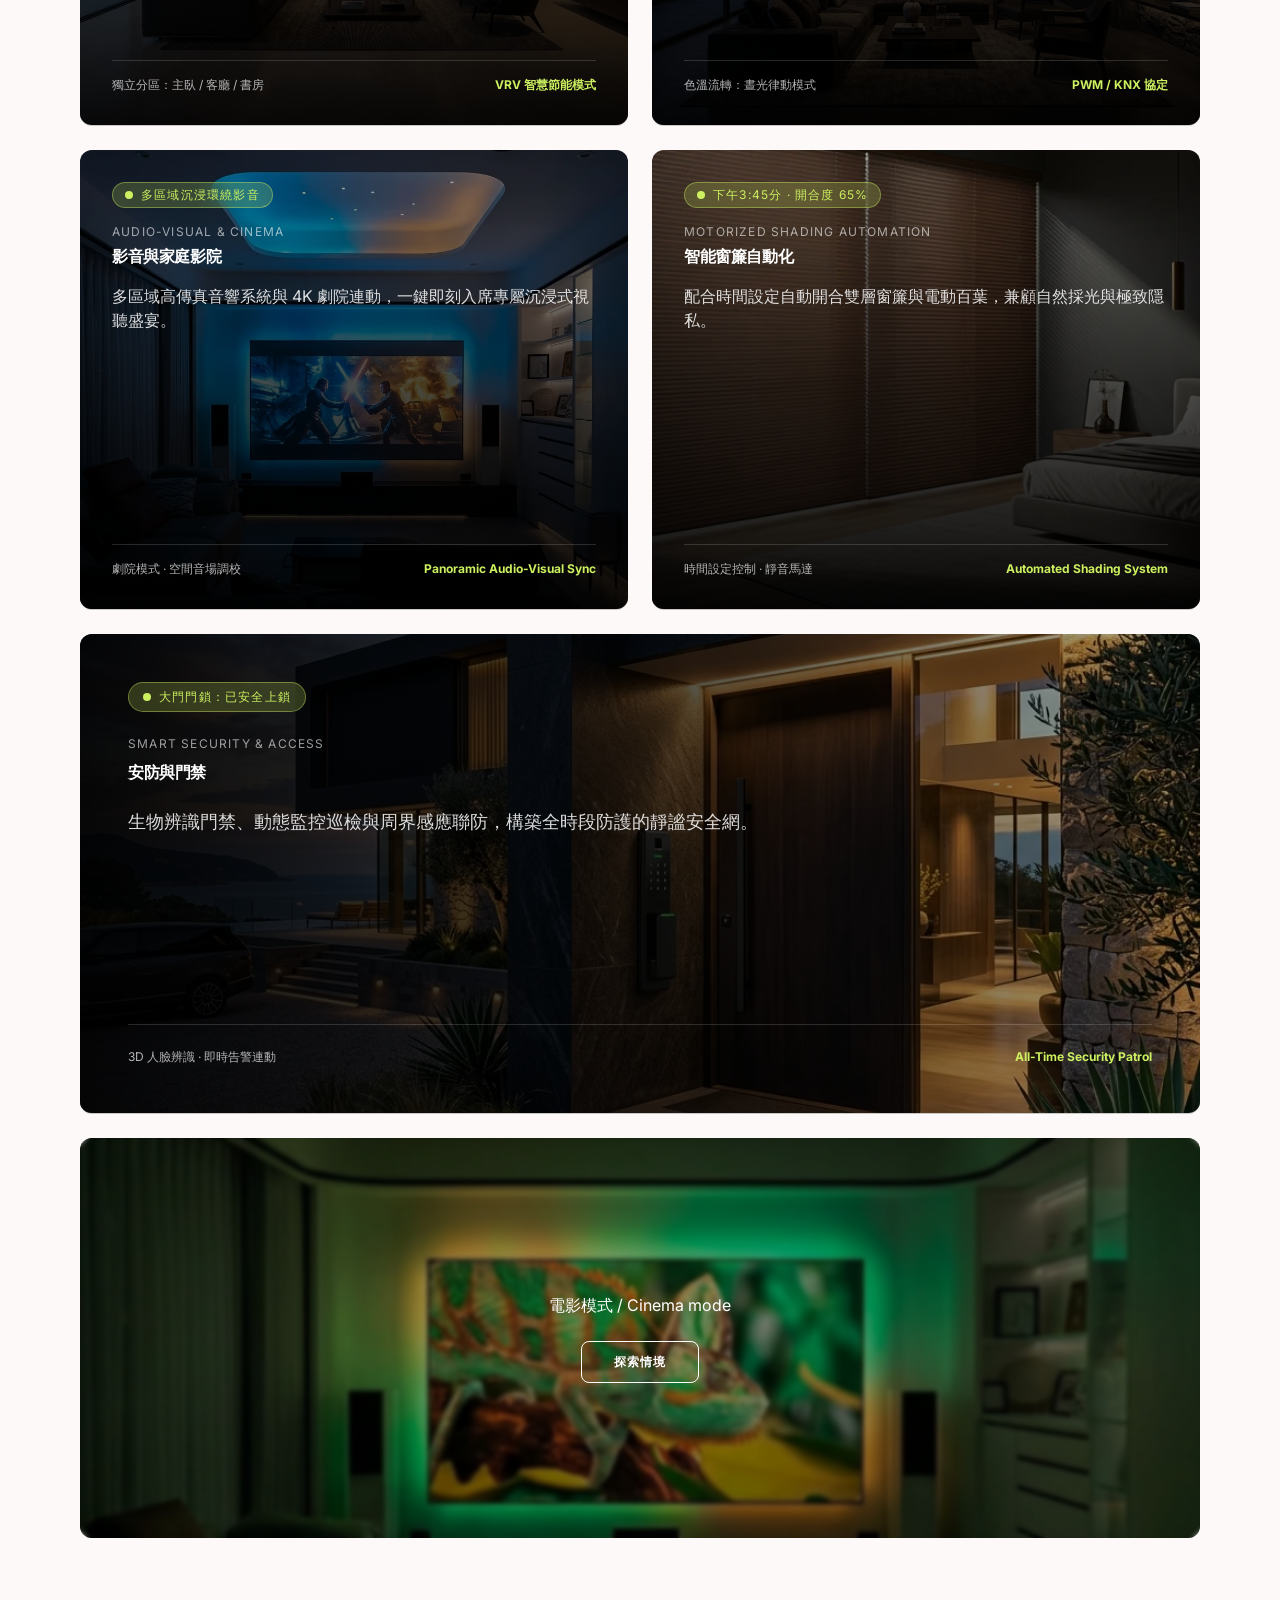
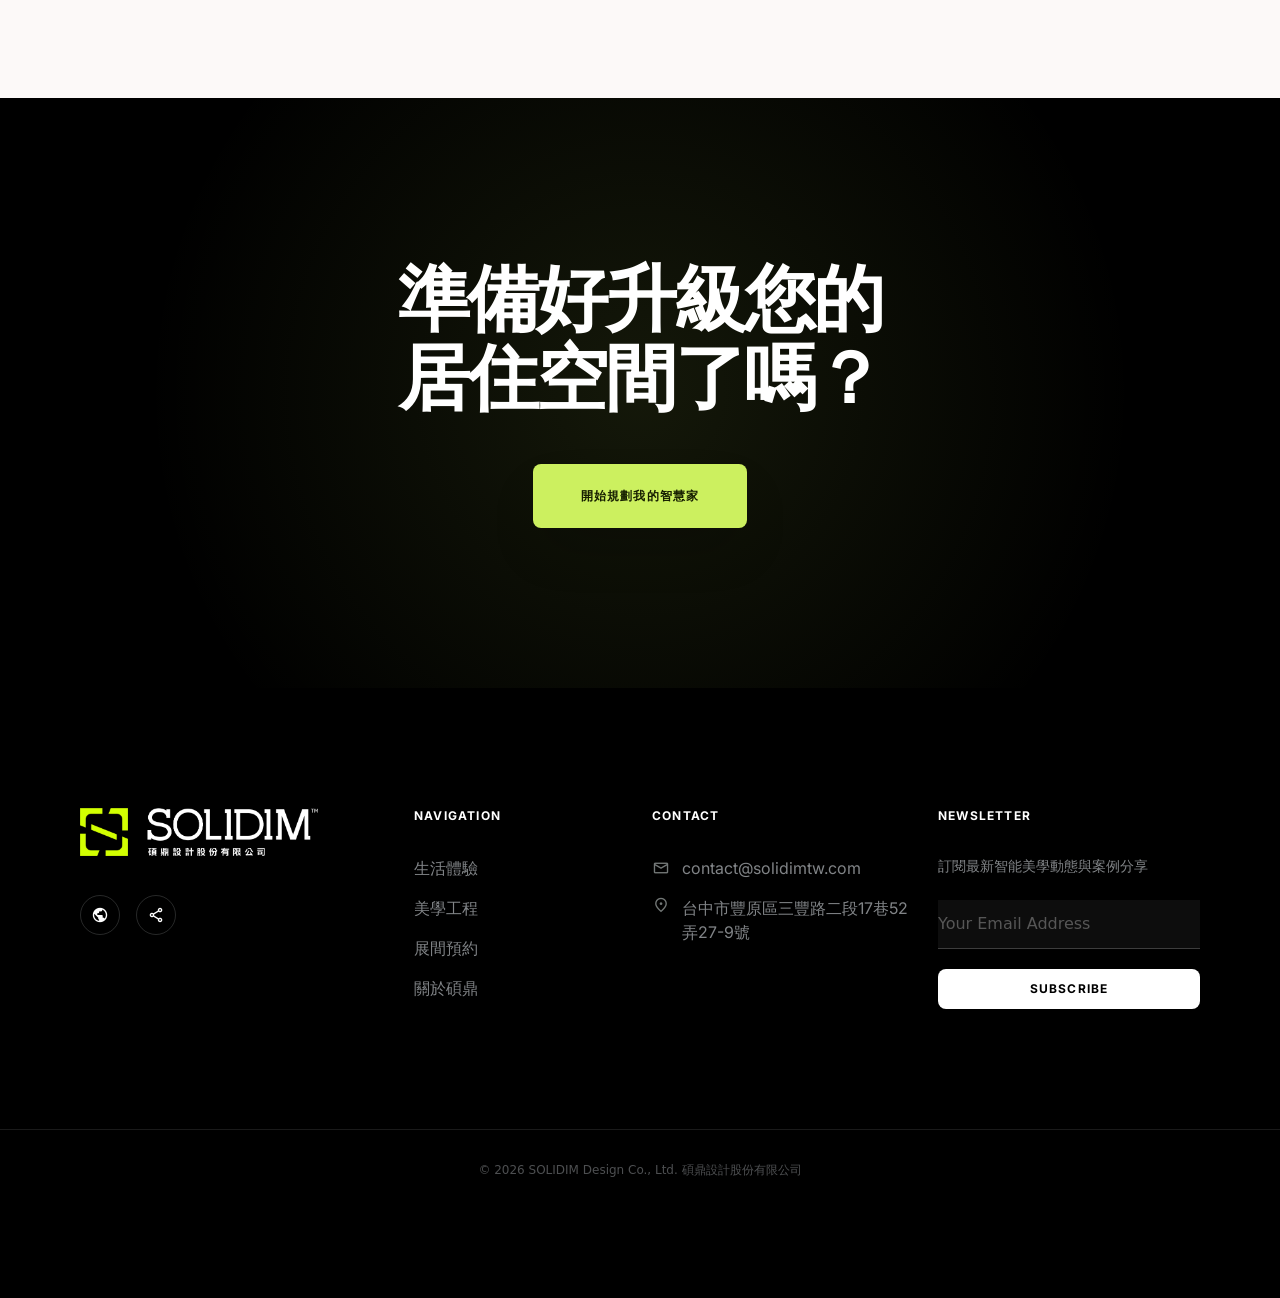
<file: experience.html>
<!DOCTYPE html>

<html class="light" lang="zh-TW"><head>
    <!-- Resource Hints & Preconnect for Fast Font Loading -->
    <link rel="preconnect" href="https://fonts.googleapis.com" />
    <link rel="preconnect" href="https://fonts.gstatic.com" crossorigin />
    <!-- Non-blocking Asynchronous Google Fonts Loading -->
    <link rel="preconnect" href="https://fonts.googleapis.com" />
    <link rel="preconnect" href="https://fonts.gstatic.com" crossorigin />
    <link rel="stylesheet" href="https://fonts.googleapis.com/css2?family=Inter:wght@300;400;500;600;700&display=swap" media="print" onload="this.media='all'" />
    <link rel="stylesheet" href="https://fonts.googleapis.com/css2?family=Material+Symbols+Outlined:wght,FILL@100..700,0..1&display=swap" media="print" onload="this.media='all'" />
    <noscript>
        <link rel="stylesheet" href="https://fonts.googleapis.com/css2?family=Inter:wght@300;400;500;600;700&display=swap" />
        <link rel="stylesheet" href="https://fonts.googleapis.com/css2?family=Material+Symbols+Outlined:wght,FILL@100..700,0..1&display=swap" />
    </noscript>
    <!-- Preload Critical LCP Hero Image -->
    <link rel="preload" as="image" href="assets/hero_experience_bg_mobile.webp" media="(max-width: 767px)" fetchpriority="high" />
    <link rel="preload" as="image" href="assets/hero_experience_bg.webp" media="(min-width: 768px)" fetchpriority="high" />
    <!-- Compiled Static Production Tailwind CSS -->
    <!-- Production Critical Minified Tailwind CSS (Inlined for Zero-Latency FCP) -->
    <style>
*,:after,:before{--tw-border-spacing-x:0;--tw-border-spacing-y:0;--tw-translate-x:0;--tw-translate-y:0;--tw-rotate:0;--tw-skew-x:0;--tw-skew-y:0;--tw-scale-x:1;--tw-scale-y:1;--tw-pan-x: ;--tw-pan-y: ;--tw-pinch-zoom: ;--tw-scroll-snap-strictness:proximity;--tw-gradient-from-position: ;--tw-gradient-via-position: ;--tw-gradient-to-position: ;--tw-ordinal: ;--tw-slashed-zero: ;--tw-numeric-figure: ;--tw-numeric-spacing: ;--tw-numeric-fraction: ;--tw-ring-inset: ;--tw-ring-offset-width:0px;--tw-ring-offset-color:#fff;--tw-ring-color:rgba(59,130,246,.5);--tw-ring-offset-shadow:0 0 #0000;--tw-ring-shadow:0 0 #0000;--tw-shadow:0 0 #0000;--tw-shadow-colored:0 0 #0000;--tw-blur: ;--tw-brightness: ;--tw-contrast: ;--tw-grayscale: ;--tw-hue-rotate: ;--tw-invert: ;--tw-saturate: ;--tw-sepia: ;--tw-drop-shadow: ;--tw-backdrop-blur: ;--tw-backdrop-brightness: ;--tw-backdrop-contrast: ;--tw-backdrop-grayscale: ;--tw-backdrop-hue-rotate: ;--tw-backdrop-invert: ;--tw-backdrop-opacity: ;--tw-backdrop-saturate: ;--tw-backdrop-sepia: ;--tw-contain-size: ;--tw-contain-layout: ;--tw-contain-paint: ;--tw-contain-style: }::backdrop{--tw-border-spacing-x:0;--tw-border-spacing-y:0;--tw-translate-x:0;--tw-translate-y:0;--tw-rotate:0;--tw-skew-x:0;--tw-skew-y:0;--tw-scale-x:1;--tw-scale-y:1;--tw-pan-x: ;--tw-pan-y: ;--tw-pinch-zoom: ;--tw-scroll-snap-strictness:proximity;--tw-gradient-from-position: ;--tw-gradient-via-position: ;--tw-gradient-to-position: ;--tw-ordinal: ;--tw-slashed-zero: ;--tw-numeric-figure: ;--tw-numeric-spacing: ;--tw-numeric-fraction: ;--tw-ring-inset: ;--tw-ring-offset-width:0px;--tw-ring-offset-color:#fff;--tw-ring-color:rgba(59,130,246,.5);--tw-ring-offset-shadow:0 0 #0000;--tw-ring-shadow:0 0 #0000;--tw-shadow:0 0 #0000;--tw-shadow-colored:0 0 #0000;--tw-blur: ;--tw-brightness: ;--tw-contrast: ;--tw-grayscale: ;--tw-hue-rotate: ;--tw-invert: ;--tw-saturate: ;--tw-sepia: ;--tw-drop-shadow: ;--tw-backdrop-blur: ;--tw-backdrop-brightness: ;--tw-backdrop-contrast: ;--tw-backdrop-grayscale: ;--tw-backdrop-hue-rotate: ;--tw-backdrop-invert: ;--tw-backdrop-opacity: ;--tw-backdrop-saturate: ;--tw-backdrop-sepia: ;--tw-contain-size: ;--tw-contain-layout: ;--tw-contain-paint: ;--tw-contain-style: }/*! tailwindcss v3.4.17 | MIT License | https://tailwindcss.com*/*,:after,:before{border:0 solid #e5e7eb;box-sizing:border-box}:after,:before{--tw-content:""}:host,html{line-height:1.5;-webkit-text-size-adjust:100%;font-family:ui-sans-serif,system-ui,sans-serif,Apple Color Emoji,Segoe UI Emoji,Segoe UI Symbol,Noto Color Emoji;font-feature-settings:normal;font-variation-settings:normal;-moz-tab-size:4;-o-tab-size:4;tab-size:4;-webkit-tap-highlight-color:transparent}body{line-height:inherit;margin:0}hr{border-top-width:1px;color:inherit;height:0}abbr:where([title]){-webkit-text-decoration:underline dotted;text-decoration:underline dotted}h1,h2,h3,h4,h5,h6{font-size:inherit;font-weight:inherit}a{color:inherit;text-decoration:inherit}b,strong{font-weight:bolder}code,kbd,pre,samp{font-family:ui-monospace,SFMono-Regular,Menlo,Monaco,Consolas,Liberation Mono,Courier New,monospace;font-feature-settings:normal;font-size:1em;font-variation-settings:normal}small{font-size:80%}sub,sup{font-size:75%;line-height:0;position:relative;vertical-align:baseline}sub{bottom:-.25em}sup{top:-.5em}table{border-collapse:collapse;border-color:inherit;text-indent:0}button,input,optgroup,select,textarea{color:inherit;font-family:inherit;font-feature-settings:inherit;font-size:100%;font-variation-settings:inherit;font-weight:inherit;letter-spacing:inherit;line-height:inherit;margin:0;padding:0}button,select{text-transform:none}button,input:where([type=button]),input:where([type=reset]),input:where([type=submit]){-webkit-appearance:button;background-color:transparent;background-image:none}:-moz-focusring{outline:auto}:-moz-ui-invalid{box-shadow:none}progress{vertical-align:baseline}::-webkit-inner-spin-button,::-webkit-outer-spin-button{height:auto}[type=search]{-webkit-appearance:textfield;outline-offset:-2px}::-webkit-search-decoration{-webkit-appearance:none}::-webkit-file-upload-button{-webkit-appearance:button;font:inherit}summary{display:list-item}blockquote,dd,dl,figure,h1,h2,h3,h4,h5,h6,hr,p,pre{margin:0}fieldset{margin:0}fieldset,legend{padding:0}menu,ol,ul{list-style:none;margin:0;padding:0}dialog{padding:0}textarea{resize:vertical}input::-moz-placeholder,textarea::-moz-placeholder{color:#9ca3af;opacity:1}input::placeholder,textarea::placeholder{color:#9ca3af;opacity:1}[role=button],button{cursor:pointer}:disabled{cursor:default}audio,canvas,embed,iframe,img,object,svg,video{display:block;vertical-align:middle}img,video{height:auto;max-width:100%}[hidden]:where(:not([hidden=until-found])){display:none}.pointer-events-none{pointer-events:none}.fixed{position:fixed}.absolute{position:absolute}.relative{position:relative}.inset-0{inset:0}.bottom-10{bottom:2.5rem}.left-0{left:0}.left-1\/2{left:50%}.right-0{right:0}.top-0{top:0}.z-0{z-index:0}.z-10{z-index:10}.z-20{z-index:20}.z-50{z-index:50}.col-span-12{grid-column:span 12/span 12}.mx-auto{margin-left:auto;margin-right:auto}.mb-1{margin-bottom:.25rem}.mb-12{margin-bottom:3rem}.mb-16{margin-bottom:4rem}.mb-2{margin-bottom:.5rem}.mb-20{margin-bottom:5rem}.mb-24{margin-bottom:6rem}.mb-4{margin-bottom:1rem}.mb-6{margin-bottom:1.5rem}.mb-8{margin-bottom:2rem}.mt-0\.5{margin-top:.125rem}.mt-2{margin-top:.5rem}.mt-4{margin-top:1rem}.mt-8{margin-top:2rem}.mt-section-v-space-md{margin-top:120px}.block{display:block}.inline-block{display:inline-block}.flex{display:flex}.inline-flex{display:inline-flex}.grid{display:grid}.hidden{display:none}.aspect-\[4\/5\]{aspect-ratio:4/5}.h-10{height:2.5rem}.h-16{height:4rem}.h-2{height:.5rem}.h-8{height:2rem}.h-80{height:20rem}.h-\[400px\]{height:400px}.h-\[460px\]{height:460px}.h-\[480px\]{height:480px}.h-full{height:100%}.h-screen{height:100vh}.min-h-\[800px\]{min-height:800px}.min-h-screen{min-height:100vh}.w-10{width:2.5rem}.w-16{width:4rem}.w-2{width:.5rem}.w-\[85\%\]{width:85%}.w-auto{width:auto}.w-full{width:100%}.max-w-2xl{max-width:42rem}.max-w-3xl{max-width:48rem}.max-w-4xl{max-width:56rem}.max-w-lg{max-width:32rem}.max-w-max-width{max-width:1440px}.max-w-sm{max-width:24rem}.max-w-xl{max-width:36rem}.flex-shrink-0{flex-shrink:0}.-translate-x-1\/2{--tw-translate-x:-50%}.-translate-x-1\/2,.translate-x-full{transform:translate(var(--tw-translate-x),var(--tw-translate-y)) rotate(var(--tw-rotate)) skewX(var(--tw-skew-x)) skewY(var(--tw-skew-y)) scaleX(var(--tw-scale-x)) scaleY(var(--tw-scale-y))}.translate-x-full{--tw-translate-x:100%}.translate-y-0{--tw-translate-y:0px}.translate-y-0,.translate-y-10{transform:translate(var(--tw-translate-x),var(--tw-translate-y)) rotate(var(--tw-rotate)) skewX(var(--tw-skew-x)) skewY(var(--tw-skew-y)) scaleX(var(--tw-scale-x)) scaleY(var(--tw-scale-y))}.translate-y-10{--tw-translate-y:2.5rem}.transform{transform:translate(var(--tw-translate-x),var(--tw-translate-y)) rotate(var(--tw-rotate)) skewX(var(--tw-skew-x)) skewY(var(--tw-skew-y)) scaleX(var(--tw-scale-x)) scaleY(var(--tw-scale-y))}@keyframes bounce{0%,to{animation-timing-function:cubic-bezier(.8,0,1,1);transform:translateY(-25%)}50%{animation-timing-function:cubic-bezier(0,0,.2,1);transform:none}}.animate-bounce{animation:bounce 1s infinite}@keyframes pulse{50%{opacity:.5}}.animate-pulse{animation:pulse 2s cubic-bezier(.4,0,.6,1) infinite}.grid-cols-1{grid-template-columns:repeat(1,minmax(0,1fr))}.grid-cols-12{grid-template-columns:repeat(12,minmax(0,1fr))}.flex-col{flex-direction:column}.flex-wrap{flex-wrap:wrap}.items-start{align-items:flex-start}.items-center{align-items:center}.justify-center{justify-content:center}.justify-between{justify-content:space-between}.gap-0{gap:0}.gap-12{gap:3rem}.gap-2{gap:.5rem}.gap-3{gap:.75rem}.gap-4{gap:1rem}.gap-6{gap:1.5rem}.gap-8{gap:2rem}.gap-gutter{gap:24px}.space-y-12>:not([hidden])~:not([hidden]){--tw-space-y-reverse:0;margin-bottom:calc(3rem*var(--tw-space-y-reverse));margin-top:calc(3rem*(1 - var(--tw-space-y-reverse)))}.space-y-4>:not([hidden])~:not([hidden]){--tw-space-y-reverse:0;margin-bottom:calc(1rem*var(--tw-space-y-reverse));margin-top:calc(1rem*(1 - var(--tw-space-y-reverse)))}.space-y-5>:not([hidden])~:not([hidden]){--tw-space-y-reverse:0;margin-bottom:calc(1.25rem*var(--tw-space-y-reverse));margin-top:calc(1.25rem*(1 - var(--tw-space-y-reverse)))}.space-y-6>:not([hidden])~:not([hidden]){--tw-space-y-reverse:0;margin-bottom:calc(1.5rem*var(--tw-space-y-reverse));margin-top:calc(1.5rem*(1 - var(--tw-space-y-reverse)))}.space-y-8>:not([hidden])~:not([hidden]){--tw-space-y-reverse:0;margin-bottom:calc(2rem*var(--tw-space-y-reverse));margin-top:calc(2rem*(1 - var(--tw-space-y-reverse)))}.overflow-hidden{overflow:hidden}.overflow-x-auto{overflow-x:auto}.overflow-x-hidden{overflow-x:hidden}.whitespace-nowrap{white-space:nowrap}.rounded-2xl{border-radius:1rem}.rounded-3xl{border-radius:1.5rem}.rounded-full{border-radius:9999px}.rounded-lg{border-radius:.5rem}.rounded-xl{border-radius:.75rem}.border{border-width:1px}.border-0{border-width:0}.border-b{border-bottom-width:1px}.border-b-2{border-bottom-width:2px}.border-l{border-left-width:1px}.border-l-2{border-left-width:2px}.border-r{border-right-width:1px}.border-t{border-top-width:1px}.border-outline-variant\/20{border-color:hsla(165,3%,77%,.2)}.border-outline-variant\/30{border-color:hsla(165,3%,77%,.3)}.border-primary{--tw-border-opacity:1;border-color:rgb(0 0 0/var(--tw-border-opacity,1))}.border-primary\/10{border-color:rgba(0,0,0,.1)}.border-primary\/20{border-color:rgba(0,0,0,.2)}.border-secondary-fixed{--tw-border-opacity:1;border-color:rgb(204 240 95/var(--tw-border-opacity,1))}.border-secondary-fixed\/40{border-color:rgba(204,240,95,.4)}.border-white{--tw-border-opacity:1;border-color:rgb(255 255 255/var(--tw-border-opacity,1))}.border-white\/10{border-color:hsla(0,0%,100%,.1)}.border-white\/15{border-color:hsla(0,0%,100%,.15)}.border-white\/20{border-color:hsla(0,0%,100%,.2)}.border-white\/30{border-color:hsla(0,0%,100%,.3)}.bg-\[\#0a0c0e\]{--tw-bg-opacity:1;background-color:rgb(10 12 14/var(--tw-bg-opacity,1))}.bg-background{--tw-bg-opacity:1;background-color:rgb(252 249 248/var(--tw-bg-opacity,1))}.bg-black\/20{background-color:rgba(0,0,0,.2)}.bg-black\/30{background-color:rgba(0,0,0,.3)}.bg-black\/40{background-color:rgba(0,0,0,.4)}.bg-black\/80{background-color:rgba(0,0,0,.8)}.bg-primary{--tw-bg-opacity:1;background-color:rgb(0 0 0/var(--tw-bg-opacity,1))}.bg-secondary-fixed{--tw-bg-opacity:1;background-color:rgb(204 240 95/var(--tw-bg-opacity,1))}.bg-secondary-fixed\/20{background-color:rgba(204,240,95,.2)}.bg-surface-container{--tw-bg-opacity:1;background-color:rgb(240 237 236/var(--tw-bg-opacity,1))}.bg-surface-container-low{--tw-bg-opacity:1;background-color:rgb(246 243 242/var(--tw-bg-opacity,1))}.bg-tertiary{--tw-bg-opacity:1;background-color:rgb(0 0 0/var(--tw-bg-opacity,1))}.bg-transparent{background-color:transparent}.bg-white{--tw-bg-opacity:1;background-color:rgb(255 255 255/var(--tw-bg-opacity,1))}.bg-white\/10{background-color:hsla(0,0%,100%,.1)}.bg-white\/20{background-color:hsla(0,0%,100%,.2)}.bg-white\/5{background-color:hsla(0,0%,100%,.05)}.bg-\[radial-gradient\(circle_at_50\%_50\%\2c _\#ccf05f_0\%\2c _transparent_70\%\)\]{background-image:radial-gradient(circle at 50% 50%,#ccf05f 0,transparent 70%)}.bg-gradient-to-r{background-image:linear-gradient(to right,var(--tw-gradient-stops))}.bg-gradient-to-t{background-image:linear-gradient(to top,var(--tw-gradient-stops))}.from-black\/80{--tw-gradient-from:rgba(0,0,0,.8) var(--tw-gradient-from-position);--tw-gradient-to:transparent var(--tw-gradient-to-position);--tw-gradient-stops:var(--tw-gradient-from),var(--tw-gradient-to)}.from-black\/95{--tw-gradient-from:rgba(0,0,0,.95) var(--tw-gradient-from-position);--tw-gradient-to:transparent var(--tw-gradient-to-position);--tw-gradient-stops:var(--tw-gradient-from),var(--tw-gradient-to)}.via-black\/40{--tw-gradient-to:transparent var(--tw-gradient-to-position);--tw-gradient-stops:var(--tw-gradient-from),rgba(0,0,0,.4) var(--tw-gradient-via-position),var(--tw-gradient-to)}.via-black\/70{--tw-gradient-to:transparent var(--tw-gradient-to-position);--tw-gradient-stops:var(--tw-gradient-from),rgba(0,0,0,.7) var(--tw-gradient-via-position),var(--tw-gradient-to)}.to-black\/30{--tw-gradient-to:rgba(0,0,0,.3) var(--tw-gradient-to-position)}.to-transparent{--tw-gradient-to:transparent var(--tw-gradient-to-position)}.object-contain{-o-object-fit:contain;object-fit:contain}.object-cover{-o-object-fit:cover;object-fit:cover}.p-10{padding:2.5rem}.p-12{padding:3rem}.p-2{padding:.5rem}.p-6{padding:1.5rem}.p-8{padding:2rem}.px-10{padding-left:2.5rem;padding-right:2.5rem}.px-12{padding-left:3rem;padding-right:3rem}.px-16{padding-left:4rem;padding-right:4rem}.px-3{padding-left:.75rem;padding-right:.75rem}.px-3\.5{padding-left:.875rem;padding-right:.875rem}.px-4{padding-left:1rem;padding-right:1rem}.px-6{padding-left:1.5rem;padding-right:1.5rem}.px-8{padding-left:2rem;padding-right:2rem}.px-margin-desktop{padding-left:80px;padding-right:80px}.px-margin-mobile{padding-left:24px;padding-right:24px}.py-1{padding-bottom:.25rem;padding-top:.25rem}.py-1\.5{padding-bottom:.375rem;padding-top:.375rem}.py-12{padding-bottom:3rem;padding-top:3rem}.py-2{padding-bottom:.5rem;padding-top:.5rem}.py-3{padding-bottom:.75rem;padding-top:.75rem}.py-4{padding-bottom:1rem;padding-top:1rem}.py-5{padding-bottom:1.25rem;padding-top:1.25rem}.py-6{padding-bottom:1.5rem;padding-top:1.5rem}.py-8{padding-bottom:2rem;padding-top:2rem}.py-section-v-space-lg{padding-bottom:160px;padding-top:160px}.py-section-v-space-md{padding-bottom:120px;padding-top:120px}.pb-6{padding-bottom:1.5rem}.pl-4{padding-left:1rem}.pt-24{padding-top:6rem}.pt-4{padding-top:1rem}.pt-6{padding-top:1.5rem}.pt-8{padding-top:2rem}.text-center{text-align:center}.font-body-md,.font-display-xl,.font-display-xl-mobile,.font-headline-lg,.font-headline-lg-mobile,.font-label-caps{font-family:Inter}.font-mono{font-family:ui-monospace,SFMono-Regular,Menlo,Monaco,Consolas,Liberation Mono,Courier New,monospace}.text-2xl{font-size:1.5rem;line-height:2rem}.text-3xl{font-size:1.875rem;line-height:2.25rem}.text-4xl{font-size:2.25rem;line-height:2.5rem}.text-\[10px\]{font-size:10px}.text-\[16px\]{font-size:16px}.text-\[18px\]{font-size:18px}.text-\[19px\]{font-size:19px}.text-base{font-size:1rem;line-height:1.5rem}.text-body-md{font-size:16px;font-weight:400;letter-spacing:0;line-height:1.6}.text-display-xl{font-size:72px}.text-display-xl,.text-display-xl-mobile{font-weight:600;letter-spacing:-.04em;line-height:1.1}.text-display-xl-mobile{font-size:48px}.text-headline-lg{font-size:48px}.text-headline-lg,.text-headline-lg-mobile{font-weight:500;letter-spacing:-.02em;line-height:1.2}.text-headline-lg-mobile{font-size:32px}.text-label-caps{font-size:12px;font-weight:700;letter-spacing:.1em;line-height:16px}.text-lg{font-size:1.125rem;line-height:1.75rem}.text-sm{font-size:.875rem;line-height:1.25rem}.text-xl{font-size:1.25rem;line-height:1.75rem}.text-xs{font-size:.75rem;line-height:1rem}.font-bold{font-weight:700}.font-light{font-weight:300}.font-medium{font-weight:500}.font-semibold{font-weight:600}.uppercase{text-transform:uppercase}.leading-none{line-height:1}.leading-relaxed{line-height:1.625}.leading-tight{line-height:1.25}.tracking-\[0\.2em\]{letter-spacing:.2em}.tracking-\[0\.3em\]{letter-spacing:.3em}.tracking-tight{letter-spacing:-.025em}.tracking-tighter{letter-spacing:-.05em}.tracking-wide{letter-spacing:.025em}.tracking-wider{letter-spacing:.05em}.tracking-widest{letter-spacing:.1em}.text-black{--tw-text-opacity:1;color:rgb(0 0 0/var(--tw-text-opacity,1))}.text-on-background{--tw-text-opacity:1;color:rgb(28 27 27/var(--tw-text-opacity,1))}.text-on-primary{--tw-text-opacity:1;color:rgb(255 255 255/var(--tw-text-opacity,1))}.text-on-secondary-fixed{--tw-text-opacity:1;color:rgb(22 30 0/var(--tw-text-opacity,1))}.text-on-surface{--tw-text-opacity:1;color:rgb(28 27 27/var(--tw-text-opacity,1))}.text-on-surface-variant{--tw-text-opacity:1;color:rgb(67 72 71/var(--tw-text-opacity,1))}.text-on-tertiary{--tw-text-opacity:1;color:rgb(255 255 255/var(--tw-text-opacity,1))}.text-on-tertiary-container{--tw-text-opacity:1;color:rgb(129 132 135/var(--tw-text-opacity,1))}.text-outline{--tw-text-opacity:1;color:rgb(115 120 119/var(--tw-text-opacity,1))}.text-primary{--tw-text-opacity:1;color:rgb(0 0 0/var(--tw-text-opacity,1))}.text-secondary{--tw-text-opacity:1;color:rgb(80 102 0/var(--tw-text-opacity,1))}.text-secondary-fixed{--tw-text-opacity:1;color:rgb(204 240 95/var(--tw-text-opacity,1))}.text-secondary-fixed-dim{--tw-text-opacity:1;color:rgb(177 212 70/var(--tw-text-opacity,1))}.text-white{--tw-text-opacity:1;color:rgb(255 255 255/var(--tw-text-opacity,1))}.text-white\/40{color:hsla(0,0%,100%,.4)}.text-white\/60{color:hsla(0,0%,100%,.6)}.text-white\/70{color:hsla(0,0%,100%,.7)}.text-white\/80{color:hsla(0,0%,100%,.8)}.text-white\/85{color:hsla(0,0%,100%,.85)}.text-white\/90{color:hsla(0,0%,100%,.9)}.opacity-0{opacity:0}.opacity-10{opacity:.1}.opacity-100{opacity:1}.opacity-5{opacity:.05}.opacity-50{opacity:.5}.opacity-60{opacity:.6}.opacity-90{opacity:.9}.shadow-2xl{--tw-shadow:0 25px 50px -12px rgba(0,0,0,.25);--tw-shadow-colored:0 25px 50px -12px var(--tw-shadow-color)}.shadow-2xl,.shadow-lg{box-shadow:var(--tw-ring-offset-shadow,0 0 #0000),var(--tw-ring-shadow,0 0 #0000),var(--tw-shadow)}.shadow-lg{--tw-shadow:0 10px 15px -3px rgba(0,0,0,.1),0 4px 6px -4px rgba(0,0,0,.1);--tw-shadow-colored:0 10px 15px -3px var(--tw-shadow-color),0 4px 6px -4px var(--tw-shadow-color)}.shadow-md{--tw-shadow:0 4px 6px -1px rgba(0,0,0,.1),0 2px 4px -2px rgba(0,0,0,.1);--tw-shadow-colored:0 4px 6px -1px var(--tw-shadow-color),0 2px 4px -2px var(--tw-shadow-color)}.shadow-md,.shadow-sm{box-shadow:var(--tw-ring-offset-shadow,0 0 #0000),var(--tw-ring-shadow,0 0 #0000),var(--tw-shadow)}.shadow-sm{--tw-shadow:0 1px 2px 0 rgba(0,0,0,.05);--tw-shadow-colored:0 1px 2px 0 var(--tw-shadow-color)}.shadow-xl{--tw-shadow:0 20px 25px -5px rgba(0,0,0,.1),0 8px 10px -6px rgba(0,0,0,.1);--tw-shadow-colored:0 20px 25px -5px var(--tw-shadow-color),0 8px 10px -6px var(--tw-shadow-color);box-shadow:var(--tw-ring-offset-shadow,0 0 #0000),var(--tw-ring-shadow,0 0 #0000),var(--tw-shadow)}.outline{outline-style:solid}.blur{--tw-blur:blur(8px)}.blur,.drop-shadow-lg{filter:var(--tw-blur) var(--tw-brightness) var(--tw-contrast) var(--tw-grayscale) var(--tw-hue-rotate) var(--tw-invert) var(--tw-saturate) var(--tw-sepia) var(--tw-drop-shadow)}.drop-shadow-lg{--tw-drop-shadow:drop-shadow(0 10px 8px rgba(0,0,0,.04)) drop-shadow(0 4px 3px rgba(0,0,0,.1))}.filter{filter:var(--tw-blur) var(--tw-brightness) var(--tw-contrast) var(--tw-grayscale) var(--tw-hue-rotate) var(--tw-invert) var(--tw-saturate) var(--tw-sepia) var(--tw-drop-shadow)}.backdrop-blur-\[2px\]{--tw-backdrop-blur:blur(2px)}.backdrop-blur-\[2px\],.backdrop-blur-md{-webkit-backdrop-filter:var(--tw-backdrop-blur) var(--tw-backdrop-brightness) var(--tw-backdrop-contrast) var(--tw-backdrop-grayscale) var(--tw-backdrop-hue-rotate) var(--tw-backdrop-invert) var(--tw-backdrop-opacity) var(--tw-backdrop-saturate) var(--tw-backdrop-sepia);backdrop-filter:var(--tw-backdrop-blur) var(--tw-backdrop-brightness) var(--tw-backdrop-contrast) var(--tw-backdrop-grayscale) var(--tw-backdrop-hue-rotate) var(--tw-backdrop-invert) var(--tw-backdrop-opacity) var(--tw-backdrop-saturate) var(--tw-backdrop-sepia)}.backdrop-blur-md{--tw-backdrop-blur:blur(12px)}.backdrop-filter{-webkit-backdrop-filter:var(--tw-backdrop-blur) var(--tw-backdrop-brightness) var(--tw-backdrop-contrast) var(--tw-backdrop-grayscale) var(--tw-backdrop-hue-rotate) var(--tw-backdrop-invert) var(--tw-backdrop-opacity) var(--tw-backdrop-saturate) var(--tw-backdrop-sepia);backdrop-filter:var(--tw-backdrop-blur) var(--tw-backdrop-brightness) var(--tw-backdrop-contrast) var(--tw-backdrop-grayscale) var(--tw-backdrop-hue-rotate) var(--tw-backdrop-invert) var(--tw-backdrop-opacity) var(--tw-backdrop-saturate) var(--tw-backdrop-sepia)}.transition{transition-duration:.15s;transition-property:color,background-color,border-color,text-decoration-color,fill,stroke,opacity,box-shadow,transform,filter,-webkit-backdrop-filter;transition-property:color,background-color,border-color,text-decoration-color,fill,stroke,opacity,box-shadow,transform,filter,backdrop-filter;transition-property:color,background-color,border-color,text-decoration-color,fill,stroke,opacity,box-shadow,transform,filter,backdrop-filter,-webkit-backdrop-filter;transition-timing-function:cubic-bezier(.4,0,.2,1)}.transition-all{transition-duration:.15s;transition-property:all;transition-timing-function:cubic-bezier(.4,0,.2,1)}.transition-colors{transition-duration:.15s;transition-property:color,background-color,border-color,text-decoration-color,fill,stroke;transition-timing-function:cubic-bezier(.4,0,.2,1)}.transition-opacity{transition-duration:.15s;transition-property:opacity;transition-timing-function:cubic-bezier(.4,0,.2,1)}.transition-transform{transition-duration:.15s;transition-property:transform;transition-timing-function:cubic-bezier(.4,0,.2,1)}.duration-1000{transition-duration:1s}.duration-300{transition-duration:.3s}.duration-500{transition-duration:.5s}.duration-700{transition-duration:.7s}.ease-out{transition-timing-function:cubic-bezier(0,0,.2,1)}.selection\:bg-secondary-fixed ::-moz-selection{--tw-bg-opacity:1;background-color:rgb(204 240 95/var(--tw-bg-opacity,1))}.selection\:bg-secondary-fixed ::selection{--tw-bg-opacity:1;background-color:rgb(204 240 95/var(--tw-bg-opacity,1))}.selection\:text-on-secondary-fixed ::-moz-selection{--tw-text-opacity:1;color:rgb(22 30 0/var(--tw-text-opacity,1))}.selection\:text-on-secondary-fixed ::selection{--tw-text-opacity:1;color:rgb(22 30 0/var(--tw-text-opacity,1))}.selection\:bg-secondary-fixed::-moz-selection{--tw-bg-opacity:1;background-color:rgb(204 240 95/var(--tw-bg-opacity,1))}.selection\:bg-secondary-fixed::selection{--tw-bg-opacity:1;background-color:rgb(204 240 95/var(--tw-bg-opacity,1))}.selection\:text-on-secondary-fixed::-moz-selection{--tw-text-opacity:1;color:rgb(22 30 0/var(--tw-text-opacity,1))}.selection\:text-on-secondary-fixed::selection{--tw-text-opacity:1;color:rgb(22 30 0/var(--tw-text-opacity,1))}.placeholder\:text-white\/30::-moz-placeholder{color:hsla(0,0%,100%,.3)}.placeholder\:text-white\/30::placeholder{color:hsla(0,0%,100%,.3)}.hover\:-translate-y-2:hover{--tw-translate-y:-0.5rem}.hover\:-translate-y-2:hover,.hover\:scale-105:hover{transform:translate(var(--tw-translate-x),var(--tw-translate-y)) rotate(var(--tw-rotate)) skewX(var(--tw-skew-x)) skewY(var(--tw-skew-y)) scaleX(var(--tw-scale-x)) scaleY(var(--tw-scale-y))}.hover\:scale-105:hover{--tw-scale-x:1.05;--tw-scale-y:1.05}.hover\:border-secondary-fixed:hover{--tw-border-opacity:1;border-color:rgb(204 240 95/var(--tw-border-opacity,1))}.hover\:border-secondary-fixed-dim:hover{--tw-border-opacity:1;border-color:rgb(177 212 70/var(--tw-border-opacity,1))}.hover\:bg-primary:hover{--tw-bg-opacity:1;background-color:rgb(0 0 0/var(--tw-bg-opacity,1))}.hover\:bg-secondary-container:hover,.hover\:bg-secondary-fixed:hover{--tw-bg-opacity:1;background-color:rgb(204 240 95/var(--tw-bg-opacity,1))}.hover\:bg-surface-container-low:hover{--tw-bg-opacity:1;background-color:rgb(246 243 242/var(--tw-bg-opacity,1))}.hover\:bg-white:hover{--tw-bg-opacity:1;background-color:rgb(255 255 255/var(--tw-bg-opacity,1))}.hover\:bg-white\/10:hover{background-color:hsla(0,0%,100%,.1)}.hover\:text-on-secondary-container:hover{--tw-text-opacity:1;color:rgb(86 109 0/var(--tw-text-opacity,1))}.hover\:text-on-secondary-fixed:hover{--tw-text-opacity:1;color:rgb(22 30 0/var(--tw-text-opacity,1))}.hover\:text-primary:hover{--tw-text-opacity:1;color:rgb(0 0 0/var(--tw-text-opacity,1))}.hover\:text-secondary-fixed:hover{--tw-text-opacity:1;color:rgb(204 240 95/var(--tw-text-opacity,1))}.hover\:text-white:hover{--tw-text-opacity:1;color:rgb(255 255 255/var(--tw-text-opacity,1))}.hover\:shadow-xl:hover{--tw-shadow:0 20px 25px -5px rgba(0,0,0,.1),0 8px 10px -6px rgba(0,0,0,.1);--tw-shadow-colored:0 20px 25px -5px var(--tw-shadow-color),0 8px 10px -6px var(--tw-shadow-color);box-shadow:var(--tw-ring-offset-shadow,0 0 #0000),var(--tw-ring-shadow,0 0 #0000),var(--tw-shadow)}.focus\:border-secondary:focus{--tw-border-opacity:1;border-color:rgb(80 102 0/var(--tw-border-opacity,1))}.focus\:outline-none:focus{outline:2px solid transparent;outline-offset:2px}.focus\:ring-0:focus{--tw-ring-offset-shadow:var(--tw-ring-inset) 0 0 0 var(--tw-ring-offset-width) var(--tw-ring-offset-color);--tw-ring-shadow:var(--tw-ring-inset) 0 0 0 calc(var(--tw-ring-offset-width)) var(--tw-ring-color);box-shadow:var(--tw-ring-offset-shadow),var(--tw-ring-shadow),var(--tw-shadow,0 0 #0000)}.active\:scale-95:active{--tw-scale-x:.95;--tw-scale-y:.95}.active\:scale-95:active,.group:hover .group-hover\:rotate-12{transform:translate(var(--tw-translate-x),var(--tw-translate-y)) rotate(var(--tw-rotate)) skewX(var(--tw-skew-x)) skewY(var(--tw-skew-y)) scaleX(var(--tw-scale-x)) scaleY(var(--tw-scale-y))}.group:hover .group-hover\:rotate-12{--tw-rotate:12deg}.group:hover .group-hover\:scale-105{--tw-scale-x:1.05;--tw-scale-y:1.05}.group:hover .group-hover\:scale-105,.group:hover .group-hover\:scale-110{transform:translate(var(--tw-translate-x),var(--tw-translate-y)) rotate(var(--tw-rotate)) skewX(var(--tw-skew-x)) skewY(var(--tw-skew-y)) scaleX(var(--tw-scale-x)) scaleY(var(--tw-scale-y))}.group:hover .group-hover\:scale-110{--tw-scale-x:1.1;--tw-scale-y:1.1}.group:hover .group-hover\:bg-secondary-fixed{--tw-bg-opacity:1;background-color:rgb(204 240 95/var(--tw-bg-opacity,1))}.group:hover .group-hover\:text-secondary-fixed-dim{--tw-text-opacity:1;color:rgb(177 212 70/var(--tw-text-opacity,1))}.group:hover .group-hover\:opacity-100{opacity:1}@media (min-width:640px){.sm\:flex-row{flex-direction:row}}@media (min-width:768px){.md\:col-span-6{grid-column:span 6/span 6}.md\:inline-block{display:inline-block}.md\:flex{display:flex}.md\:hidden{display:none}.md\:h-12{height:3rem}.md\:h-\[480px\]{height:480px}.md\:w-auto{width:auto}.md\:grid-cols-3{grid-template-columns:repeat(3,minmax(0,1fr))}.md\:grid-cols-4{grid-template-columns:repeat(4,minmax(0,1fr))}.md\:gap-12{gap:3rem}.md\:p-12{padding:3rem}.md\:px-0{padding-left:0;padding-right:0}.md\:px-margin-desktop{padding-left:80px;padding-right:80px}.md\:pl-12{padding-left:3rem}.md\:text-left{text-align:left}.md\:font-display-xl,.md\:font-headline-lg{font-family:Inter}.md\:text-2xl{font-size:1.5rem;line-height:2rem}.md\:text-5xl{font-size:3rem;line-height:1}.md\:text-\[18px\]{font-size:18px}.md\:text-base{font-size:1rem;line-height:1.5rem}.md\:text-display-xl{font-size:72px;font-weight:600;letter-spacing:-.04em;line-height:1.1}.md\:text-headline-lg{font-size:48px;font-weight:500;letter-spacing:-.02em;line-height:1.2}.md\:text-lg{font-size:1.125rem;line-height:1.75rem}}@media (min-width:1024px){.lg\:sticky{position:sticky}.lg\:top-28{top:7rem}.lg\:col-span-5{grid-column:span 5/span 5}.lg\:col-span-7{grid-column:span 7/span 7}.lg\:h-12{height:3rem}.lg\:grid-cols-12{grid-template-columns:repeat(12,minmax(0,1fr))}.lg\:gap-10{gap:2.5rem}.lg\:gap-16{gap:4rem}.lg\:gap-6{gap:1.5rem}.lg\:text-6xl{font-size:3.75rem;line-height:1}.lg\:text-base{font-size:1rem;line-height:1.5rem}}@media (min-width:1280px){.xl\:gap-12{gap:3rem}.xl\:gap-8{gap:2rem}}
    </style>
<!-- Google Tag (gtag.js) - Deferred Loading for Ultra Fast LCP -->
    <script>
      window.dataLayer = window.dataLayer || [];
      function gtag(){dataLayer.push(arguments);}
      gtag('js', new Date());

      function loadGA() {
        if (window.gaLoaded) return;
        window.gaLoaded = true;
        var script = document.createElement('script');
        script.async = true;
        script.src = 'https://www.googletagmanager.com/gtag/js?id=G-XB00GYHWM3';
        document.head.appendChild(script);
        gtag('config', 'G-XB00GYHWM3');
      }
      if (document.readyState === 'complete') {
        setTimeout(loadGA, 2500);
      } else {
        window.addEventListener('load', function() { setTimeout(loadGA, 2500); });
      }
      window.addEventListener('scroll', loadGA, { once: true, passive: true });
      window.addEventListener('touchstart', loadGA, { once: true, passive: true });
    </script>
<meta charset="utf-8"/>
<meta content="width=device-width, initial-scale=1.0" name="viewport"/>





<style>
        .glass-panel {
            backdrop-filter: blur(24px);
            background: rgba(0, 0, 0, 0.85);
            border-bottom: 1px solid rgba(255, 255, 255, 0.1);
        }
        .architectural-divider {
            border-bottom: 1px solid #000101;
        }
        .hover-accent:hover {
            background-color: #ccf05f;
            color: #000101;
        }
        .text-shadow-sm {
            text-shadow: 0 2px 4px rgba(0,0,0,0.1);
        }
        .staggered-item:nth-child(even) {
            transform: translateY(40px);
        }
        @media (max-width: 768px) {
            .staggered-item:nth-child(even) {
                transform: translateY(0);
            }
        }
    </style>
</head>
<body class="bg-background text-on-background selection:bg-secondary-fixed selection:text-on-secondary-fixed">
<!-- NAVIGATION: TopNavBar -->
<nav class="fixed top-0 w-full z-50 glass-panel border-b border-white/10 transition-all duration-300">
<div class="max-w-max-width mx-auto flex justify-between items-center px-margin-mobile md:px-margin-desktop py-6">
<div class="flex items-center gap-6 lg:gap-10 xl:gap-12">
<a href="index.html" class="flex items-center">
<img loading="lazy" decoding="async" alt="SOLIDIM" class="h-10 lg:h-12 w-auto object-contain flex-shrink-0" src="assets/logo_white.webp" style="aspect-ratio: 1024/367;" width="1024" height="367"/>
</a>
<div class="hidden md:flex gap-4 lg:gap-6 xl:gap-8">
<a class="font-label-caps text-sm lg:text-base font-bold uppercase tracking-widest text-secondary-fixed border-b-2 border-secondary-fixed" href="experience.html">生活體驗</a>
<a class="font-label-caps text-sm lg:text-base font-bold uppercase tracking-widest text-white/70 hover:text-secondary-fixed transition-colors duration-300" href="aesthetic.html">美學工程</a>
<a class="font-label-caps text-sm lg:text-base font-bold uppercase tracking-widest text-white/70 hover:text-secondary-fixed transition-colors duration-300" href="contact.html">展間預約</a>
<a class="font-label-caps text-sm lg:text-base font-bold uppercase tracking-widest text-white/70 hover:text-secondary-fixed transition-colors duration-300" href="index.html#foundation">關於碩鼎</a>
</div>
</div>
<div class="flex items-center gap-4">
<a href="https://lin.ee/QswAnln" target="_blank" rel="noopener noreferrer" class="hidden md:inline-block bg-secondary-fixed text-on-secondary-fixed px-6 py-3 rounded-lg font-label-caps text-label-caps uppercase tracking-widest hover:bg-white hover:text-primary transition-all duration-300 active:scale-95 text-center">
                聯絡我們
            </a>
<button id="mobile-menu-toggle" aria-label="Toggle Menu" class="md:hidden text-white hover:text-secondary-fixed focus:outline-none p-2 flex items-center justify-center transition-colors">
<span class="material-symbols-outlined text-3xl">menu</span>
</button>
</div>
</div>
</nav>

<!-- Mobile Drawer Navigation Menu -->
<div id="mobile-menu-drawer" class="fixed inset-0 z-50 pointer-events-none opacity-0 transition-opacity duration-300">
    <!-- Backdrop Overlay -->
    <div id="mobile-menu-backdrop" class="absolute inset-0 bg-black/80 backdrop-blur-md"></div>
    
    <!-- Slide-out Drawer Panel -->
    <div id="mobile-menu-panel" class="absolute top-0 right-0 w-[85%] max-w-sm h-full bg-[#0a0c0e] border-l border-white/10 p-8 flex flex-col justify-between transform translate-x-full transition-transform duration-300 ease-out shadow-2xl">
        <div>
            <!-- Drawer Header -->
            <div class="flex items-center justify-between pb-6 border-b border-white/10">
                <a href="index.html" class="inline-block">
                    <img width="753" height="152" loading="lazy" decoding="async" alt="SOLIDIM" class="h-8 w-auto object-contain" src="assets/logo_footer_green.webp" />
                </a>
                <button id="mobile-menu-close" aria-label="Close Menu" class="text-white/70 hover:text-white p-2 rounded-full hover:bg-white/10 transition-colors">
                    <span class="material-symbols-outlined text-2xl">close</span>
                </button>
            </div>
            
            <!-- Navigation Links List with Icons -->
            <div class="py-8 space-y-6">
                <a href="experience.html" class="flex items-center gap-4 text-lg font-medium tracking-wider text-secondary-fixed py-2 group">
                    <span class="material-symbols-outlined text-secondary-fixed group-hover:scale-110 transition-transform">home_app_logo</span>
                    <span class="font-bold">生活體驗</span>
                </a>
                <a href="aesthetic.html" class="flex items-center gap-4 text-lg font-medium tracking-wider text-white/80 hover:text-secondary-fixed transition-colors py-2 group">
                    <span class="material-symbols-outlined text-secondary-fixed group-hover:scale-110 transition-transform">architecture</span>
                    <span>美學工程</span>
                </a>
                <a href="contact.html" class="flex items-center gap-4 text-lg font-medium tracking-wider text-white/80 hover:text-secondary-fixed transition-colors py-2 group">
                    <span class="material-symbols-outlined text-secondary-fixed group-hover:scale-110 transition-transform">calendar_month</span>
                    <span>展間預約</span>
                </a>
                <a href="index.html#foundation" class="flex items-center gap-4 text-lg font-medium tracking-wider text-white/80 hover:text-secondary-fixed transition-colors py-2 group">
                    <span class="material-symbols-outlined text-secondary-fixed group-hover:scale-110 transition-transform">info</span>
                    <span>關於碩鼎</span>
                </a>
            </div>
        </div>

        <!-- Drawer Footer / CTA -->
        <div class="pt-6 border-t border-white/10 space-y-6">
            <a href="https://lin.ee/QswAnln" target="_blank" rel="noopener noreferrer" class="w-full bg-secondary-fixed text-on-secondary-fixed py-4 rounded-xl font-bold uppercase tracking-widest text-center block hover:bg-white transition-all shadow-lg active:scale-95">
                聯絡我們
            </a>
            <p class="text-center text-xs text-white/40 font-mono">
                © 2026 SOLIDIM Design Co., Ltd.
            </p>
        </div>
    </div>
</div>
<main>
<!-- HERO SECTION -->
<section class="relative min-h-screen flex items-center pt-24 overflow-hidden">
<div class="absolute inset-0 z-0">
<div class="absolute inset-0 bg-black/20 z-10"></div>
<picture>
                <source media="(max-width: 767px)" srcset="assets/hero_experience_bg_mobile.webp" />
                <img fetchpriority="high" decoding="async" alt="Penthouse Interior View" class="w-full h-full object-cover" src="assets/hero_experience_bg.webp" width="1920" height="1080" />
            </picture>
</div>
<div class="relative z-20 px-margin-mobile md:px-margin-desktop max-w-max-width mx-auto w-full">
<div class="max-w-3xl space-y-8 animate-fade-in">
<div class="inline-flex items-center gap-3 px-4 py-2 bg-white/20 backdrop-blur-md rounded-full border border-white/30 text-white font-label-caps text-[10px] tracking-[0.2em]">
<span class="w-2 h-2 rounded-full bg-secondary-fixed animate-pulse"></span>
                        Hey! Siri 幫我打開電燈
                    </div>
<h1 class="font-display-xl-mobile md:font-display-xl text-display-xl-mobile md:text-display-xl text-white tracking-tighter drop-shadow-lg">
                        光感與舒適，<br/>分寸在手。
                    </h1>
<p class="font-body-md text-body-md text-white/90 max-w-xl leading-relaxed">
                        體驗生活風格、設計與智能選擇的無縫融合。以消費者友好的視角，探索全屋自動化。
                    </p>
<div class="flex flex-col sm:flex-row gap-6 pt-4">
<a href="https://lin.ee/QswAnln" target="_blank" rel="noopener noreferrer" class="bg-primary text-white px-10 py-5 rounded-lg font-label-caps text-label-caps uppercase tracking-widest hover-accent transition-all duration-300 shadow-2xl text-center inline-block">
                            開始規劃我的智慧家
                        </a>
</div>
</div>
</div>
<!-- Scroll Indicator -->
<div class="absolute bottom-10 left-1/2 -translate-x-1/2 text-white animate-bounce">
<span class="material-symbols-outlined text-4xl">keyboard_double_arrow_down</span>
</div>
</section>
<!-- LIVING SCENARIOS (BENTO GRID) -->
<section class="py-section-v-space-lg px-margin-mobile md:px-margin-desktop max-w-max-width mx-auto">
<div class="mb-16">
<p class="font-label-caps text-label-caps text-on-tertiary-container uppercase mb-4">Living Scenarios</p>
<h2 class="text-4xl md:text-5xl lg:text-6xl font-bold tracking-tight text-primary mb-6">LifeSmart</h2>
<p class="font-body-md text-body-md text-on-surface-variant max-w-2xl">為您的日常作息量身打造專屬氛圍，讓科技隱形，讓體感隨行。</p>
</div>
<div class="grid grid-cols-12 gap-gutter">

<!-- 5 CORE SMART HOME FEATURES (Custom Row Grouping Layout, No Icons) -->

<!-- ROW 1: 環境溫度控制 & 智慧照明調光 (並排) -->
<div class="col-span-12 md:col-span-6 group relative overflow-hidden rounded-xl h-[460px] border-b border-primary/20 hover:border-secondary-fixed transition-all duration-300">
    <img width="1600" height="900" loading="lazy" decoding="async" class="w-full h-full object-cover transition-transform duration-700 group-hover:scale-105" alt="環境溫度控制" src="assets/climate_control_bg.webp" />
    <div class="absolute inset-0 bg-gradient-to-t from-black/95 via-black/70 to-black/30 p-8 flex flex-col justify-between z-10">
        <div class="space-y-4">
            <div class="flex items-center gap-3">
                <span class="inline-flex items-center gap-2 px-3 py-1 bg-secondary-fixed/20 border border-secondary-fixed/40 rounded-full text-secondary-fixed font-label-caps text-xs tracking-widest uppercase backdrop-blur-md">
                    <span class="w-2 h-2 rounded-full bg-secondary-fixed animate-pulse"></span>
                    22°C 恆溫控制
                </span>
            </div>
            <div>
                <span class="font-label-caps text-xs text-white/60 uppercase tracking-widest block mb-1">Climate Control & VRV</span>
                <h3 class="font-headline-lg-mobile text-white font-bold tracking-tight">環境溫度控制</h3>
            </div>
            <p class="text-white/85 font-body-md leading-relaxed text-sm md:text-base">
                全屋微氣候動態調控，整合精準溫濕度感測器與智能空調，自動維繫最適宜的體感溫度與室內含氧量。
            </p>
        </div>
        <div class="pt-4 border-t border-white/15 flex items-center justify-between text-xs text-white/70 font-label-caps">
            <span>獨立分區：主臥 / 客廳 / 書房</span>
            <span class="text-secondary-fixed font-bold">VRV 智慧節能模式</span>
        </div>
    </div>
</div>

<div class="col-span-12 md:col-span-6 group relative overflow-hidden rounded-xl h-[460px] border-b border-primary/20 hover:border-secondary-fixed transition-all duration-300">
    <img width="1600" height="900" loading="lazy" decoding="async" class="w-full h-full object-cover transition-transform duration-700 group-hover:scale-105" alt="智慧照明調光" src="assets/smart_lighting_bg.webp" />
    <div class="absolute inset-0 bg-gradient-to-t from-black/95 via-black/70 to-black/30 p-8 flex flex-col justify-between z-10">
        <div class="space-y-4">
            <div class="flex items-center gap-3">
                <span class="inline-flex items-center gap-2 px-3 py-1 bg-secondary-fixed/20 border border-secondary-fixed/40 rounded-full text-secondary-fixed font-label-caps text-xs tracking-widest uppercase backdrop-blur-md">
                    <span class="w-2 h-2 rounded-full bg-secondary-fixed animate-pulse"></span>
                    0.1% 精準調光
                </span>
            </div>
            <div>
                <span class="font-label-caps text-xs text-white/60 uppercase tracking-widest block mb-1">Smart Lighting & Dimming</span>
                <h3 class="font-headline-lg-mobile text-white font-bold tracking-tight">智慧照明調光</h3>
            </div>
            <p class="text-white/85 font-body-md leading-relaxed text-sm md:text-base">
                支援極致微無段調光與自然晝夜色溫流轉（2700K - 6500K），賦予空間豐富的情緒氛圍與光影靈魂。
            </p>
        </div>
        <div class="pt-4 border-t border-white/15 flex items-center justify-between text-xs text-white/70 font-label-caps">
            <span>色溫流轉：晝光律動模式</span>
            <span class="text-secondary-fixed font-bold">PWM / KNX 協定</span>
        </div>
    </div>
</div>

<!-- ROW 2: 影音與家庭影院 & 智能窗簾自動化 (並排) -->
<div class="col-span-12 md:col-span-6 group relative overflow-hidden rounded-xl h-[460px] border-b border-primary/20 hover:border-secondary-fixed transition-all duration-300">
    <img width="1600" height="900" loading="lazy" decoding="async" class="w-full h-full object-cover transition-transform duration-700 group-hover:scale-105" alt="影音與家庭影院" src="assets/home_theater_bg.webp" />
    <div class="absolute inset-0 bg-gradient-to-t from-black/95 via-black/70 to-black/30 p-8 flex flex-col justify-between z-10">
        <div class="space-y-4">
            <div class="flex items-center gap-3">
                <span class="inline-flex items-center gap-2 px-3 py-1 bg-secondary-fixed/20 border border-secondary-fixed/40 rounded-full text-secondary-fixed font-label-caps text-xs tracking-widest uppercase backdrop-blur-md">
                    <span class="w-2 h-2 rounded-full bg-secondary-fixed animate-pulse"></span>
                    多區域沉浸環繞影音
                </span>
            </div>
            <div>
                <span class="font-label-caps text-xs text-white/60 uppercase tracking-widest block mb-1">Audio-Visual & Cinema</span>
                <h3 class="font-headline-lg-mobile text-white font-bold tracking-tight">影音與家庭影院</h3>
            </div>
            <p class="text-white/85 font-body-md leading-relaxed text-sm md:text-base">
                多區域高傳真音響系統與 4K 劇院連動，一鍵即刻入席專屬沉浸式視聽盛宴。
            </p>
        </div>
        <div class="pt-4 border-t border-white/15 flex items-center justify-between text-xs text-white/70 font-label-caps">
            <span>劇院模式 · 空間音場調校</span>
            <span class="text-secondary-fixed font-bold">Panoramic Audio-Visual Sync</span>
        </div>
    </div>
</div>

<div class="col-span-12 md:col-span-6 group relative overflow-hidden rounded-xl h-[460px] border-b border-primary/20 hover:border-secondary-fixed transition-all duration-300">
    <img width="1600" height="900" loading="lazy" decoding="async" class="w-full h-full object-cover transition-transform duration-700 group-hover:scale-105" alt="智能窗簾自動化" src="assets/motorized_curtain_bg.webp" />
    <div class="absolute inset-0 bg-gradient-to-t from-black/95 via-black/70 to-black/30 p-8 flex flex-col justify-between z-10">
        <div class="space-y-4">
            <div class="flex items-center gap-3">
                <span class="inline-flex items-center gap-2 px-3 py-1 bg-secondary-fixed/20 border border-secondary-fixed/40 rounded-full text-secondary-fixed font-label-caps text-xs tracking-widest uppercase backdrop-blur-md">
                    <span class="w-2 h-2 rounded-full bg-secondary-fixed animate-pulse"></span>
                    下午3:45分 · 開合度 65%
                </span>
            </div>
            <div>
                <span class="font-label-caps text-xs text-white/60 uppercase tracking-widest block mb-1">Motorized Shading Automation</span>
                <h3 class="font-headline-lg-mobile text-white font-bold tracking-tight">智能窗簾自動化</h3>
            </div>
            <p class="text-white/85 font-body-md leading-relaxed text-sm md:text-base">
                配合時間設定自動開合雙層窗簾與電動百葉，兼顧自然採光與極致隱私。
            </p>
        </div>
        <div class="pt-4 border-t border-white/15 flex items-center justify-between text-xs text-white/70 font-label-caps">
            <span>時間設定控制 · 靜音馬達</span>
            <span class="text-secondary-fixed font-bold">Automated Shading System</span>
        </div>
    </div>
</div>

<!-- ROW 3: 安防與門禁 (獨立一排) -->
<div class="col-span-12 group relative overflow-hidden rounded-xl h-[480px] border-b border-primary/20 hover:border-secondary-fixed transition-all duration-300">
    <img width="1600" height="900" loading="lazy" decoding="async" class="w-full h-full object-cover transition-transform duration-700 group-hover:scale-105" alt="安防與門禁" src="assets/smart_security_bg.webp" />
    <div class="absolute inset-0 bg-gradient-to-r from-black/95 via-black/70 to-black/30 p-8 md:p-12 flex flex-col justify-between z-10">
        <div class="space-y-6 max-w-2xl">
            <div class="flex items-center gap-4">
                <span class="inline-flex items-center gap-2 px-3.5 py-1.5 bg-secondary-fixed/20 border border-secondary-fixed/40 rounded-full text-secondary-fixed font-label-caps text-xs tracking-widest uppercase backdrop-blur-md">
                    <span class="w-2 h-2 rounded-full bg-secondary-fixed animate-pulse"></span>
                    大門門鎖：已安全上鎖
                </span>
            </div>
            <div>
                <span class="font-label-caps text-xs text-white/60 uppercase tracking-widest block mb-2">Smart Security & Access</span>
                <h3 class="font-headline-lg-mobile md:font-headline-lg text-white font-bold tracking-tight">安防與門禁</h3>
            </div>
            <p class="text-white/85 font-body-md leading-relaxed text-base md:text-lg">
                生物辨識門禁、動態監控巡檢與周界感應聯防，構築全時段防護的靜謐安全網。
            </p>
        </div>
        <div class="pt-6 border-t border-white/15 flex items-center justify-between text-xs text-white/70 font-label-caps">
            <span>3D 人臉辨識 · 即時告警連動</span>
            <span class="text-secondary-fixed font-bold">All-Time Security Patrol</span>
        </div>
    </div>
</div>

<!-- Card 03 -->
<div class="col-span-12 group relative overflow-hidden rounded-xl h-[400px]">
<img width="1600" height="900" loading="lazy" decoding="async" class="w-full h-full object-cover transition-transform duration-700 group-hover:scale-105" alt="電影模式 / Cinema mode" src="assets/cinema_mode_bg.webp"/>
<div class="absolute inset-0 bg-black/40 backdrop-blur-[2px] flex flex-col items-center justify-center text-center px-margin-mobile">
<h3 class="font-headline-lg-mobile md:font-headline-lg text-white mb-6">電影模式 / Cinema mode</h3>
<a href="contact.html#booking" class="border border-white text-white px-8 py-3 rounded-lg font-label-caps text-label-caps uppercase tracking-widest hover:bg-white hover:text-primary transition-all duration-300 text-center inline-block">
                            探索情境
                        </a>
</div>
</div>
</div>
</section>

<!-- FINAL CTA -->
<section class="py-section-v-space-lg px-margin-mobile text-center relative overflow-hidden bg-primary">
<!-- Animated subtle light effect -->
<div class="absolute inset-0 opacity-10 pointer-events-none">
<div class="absolute top-0 left-0 w-full h-full bg-[radial-gradient(circle_at_50%_50%,_#ccf05f_0%,_transparent_70%)]"></div>
</div>
<div class="relative z-10 max-w-4xl mx-auto space-y-12">
<h2 class="font-display-xl-mobile md:font-display-xl text-display-xl-mobile md:text-display-xl text-white leading-tight">
                    準備好升級您的<br/>居住空間了嗎？
                </h2>
<a href="https://lin.ee/QswAnln" target="_blank" rel="noopener noreferrer" class="bg-secondary-fixed text-on-secondary-fixed px-12 py-6 rounded-lg font-label-caps text-label-caps uppercase tracking-widest hover:bg-white hover:text-primary transition-all duration-500 transform hover:scale-105 shadow-2xl text-center inline-block">
                    開始規劃我的智慧家
                </a>
</div>
</section>
</main>
    <!-- Premium Footer -->
    <footer class="bg-tertiary py-section-v-space-md text-on-tertiary">
        <div class="max-w-max-width mx-auto px-margin-desktop grid grid-cols-1 md:grid-cols-4 gap-gutter">
            <!-- Brand Column -->
            <div class="space-y-8">
                <div>
                    <a href="index.html" class="inline-block">
                        <img width="753" height="152" loading="lazy" decoding="async" alt="SOLIDIM" class="h-10 md:h-12 w-auto object-contain" src="assets/logo_footer_green.webp" />
                    </a>
                </div>
                <div class="flex gap-4">
                    <a class="w-10 h-10 rounded-full border border-outline-variant/20 flex items-center justify-center hover:bg-white/10 transition-all text-white"
                        href="#"><span class="material-symbols-outlined text-[18px]">public</span></a>
                    <a class="w-10 h-10 rounded-full border border-outline-variant/20 flex items-center justify-center hover:bg-white/10 transition-all text-white"
                        href="#"><span class="material-symbols-outlined text-[18px]">share</span></a>
                </div>
            </div>
            <!-- Navigation Column -->
            <div class="md:pl-12">
                <h5 class="font-label-caps text-label-caps text-white mb-8 tracking-widest uppercase">Navigation</h5>
                <ul class="space-y-4 font-body-md">
                    <li><a class="text-on-tertiary-container hover:text-secondary-fixed transition-colors" href="experience.html">生活體驗</a></li>
                    <li><a class="text-on-tertiary-container hover:text-secondary-fixed transition-colors" href="aesthetic.html">美學工程</a></li>
                    <li><a class="text-on-tertiary-container hover:text-secondary-fixed transition-colors" href="contact.html">展間預約</a></li>
                    <li><a class="text-on-tertiary-container hover:text-secondary-fixed transition-colors" href="index.html#foundation">關於碩鼎</a></li>
                </ul>
            </div>
            <!-- Contact Column -->
            <div>
                <h5 class="font-label-caps text-label-caps text-white mb-8 tracking-widest uppercase">Contact</h5>
                <ul class="space-y-4 font-body-md">
                    <li class="flex items-center gap-3">
                        <span class="material-symbols-outlined text-outline text-[18px]">mail</span>
                        <span class="text-on-tertiary-container">contact@solidimtw.com</span>
                    </li>
                    <li class="flex items-start gap-3">
                        <span class="material-symbols-outlined text-outline text-[18px]">location_on</span>
                        <span class="text-on-tertiary-container">台中市豐原區三豐路二段17巷52弄27-9號</span>
                    </li>
                </ul>
            </div>
            <!-- Newsletter Column -->
            <div>
                <h5 class="font-label-caps text-label-caps text-white mb-8 tracking-widest uppercase">Newsletter</h5>
                <p class="text-on-tertiary-container mb-6 text-sm">訂閱最新智能美學動態與案例分享</p>
                <form class="flex flex-col gap-3">
                    <input
                        class="bg-white/5 border-0 border-b border-white/20 text-white placeholder:text-white/30 focus:ring-0 focus:border-secondary transition-all py-3"
                        placeholder="Your Email Address" type="email" />
                    <button
                        class="bg-white text-primary px-6 py-3 rounded-lg font-label-caps text-label-caps hover:bg-secondary-fixed transition-all mt-2">SUBSCRIBE</button>
                </form>
            </div>
        </div>
        <div
            class="max-w-max-width mx-auto px-margin-desktop mt-section-v-space-md pt-8 border-t border-white/10 text-center">
            <p class="text-on-tertiary-container text-xs opacity-60">
                © 2026 SOLIDIM Design Co., Ltd. 碩鼎設計股份有限公司
            </p>
        </div>
    </footer>
<script>
        // Mobile Navigation Drawer Toggle
        document.addEventListener('DOMContentLoaded', () => {
            const toggleBtn = document.getElementById('mobile-menu-toggle');
            const closeBtn = document.getElementById('mobile-menu-close');
            const drawer = document.getElementById('mobile-menu-drawer');
            const backdrop = document.getElementById('mobile-menu-backdrop');
            const panel = document.getElementById('mobile-menu-panel');

            function openMenu() {
                if (!drawer || !panel) return;
                drawer.classList.remove('pointer-events-none', 'opacity-0');
                panel.classList.remove('translate-x-full');
                document.body.style.overflow = 'hidden';
            }

            function closeMenu() {
                if (!drawer || !panel) return;
                drawer.classList.add('opacity-0');
                panel.classList.add('translate-x-full');
                setTimeout(() => {
                    drawer.classList.add('pointer-events-none');
                    document.body.style.overflow = '';
                }, 300);
            }

            if (toggleBtn) toggleBtn.addEventListener('click', openMenu);
            if (closeBtn) closeBtn.addEventListener('click', closeMenu);
            if (backdrop) backdrop.addEventListener('click', closeMenu);

            drawer?.querySelectorAll('a').forEach(link => {
                link.addEventListener('click', closeMenu);
            });
        });

        // Micro-interaction for scroll reveals
        document.addEventListener('DOMContentLoaded', () => {
            const observer = new IntersectionObserver((entries) => {
                entries.forEach(entry => {
                    if (entry.isIntersecting) {
                        entry.target.classList.add('animate-in', 'fade-in', 'slide-in-from-bottom-10', 'duration-1000');
                        observer.unobserve(entry.target);
                    }
                });
            }, { threshold: 0.1 });

            document.querySelectorAll('.staggered-item, h2, h1, .group').forEach(el => {
                observer.observe(el);
            });
        });

        // Simple navbar background shift on scroll
        window.addEventListener('scroll', () => {
            const nav = document.querySelector('nav');
            if (window.scrollY > 100) {
                nav.classList.add('shadow-lg');
            } else {
                nav.classList.remove('shadow-lg');
            }
        });
    </script>
</body></html>
</file>
